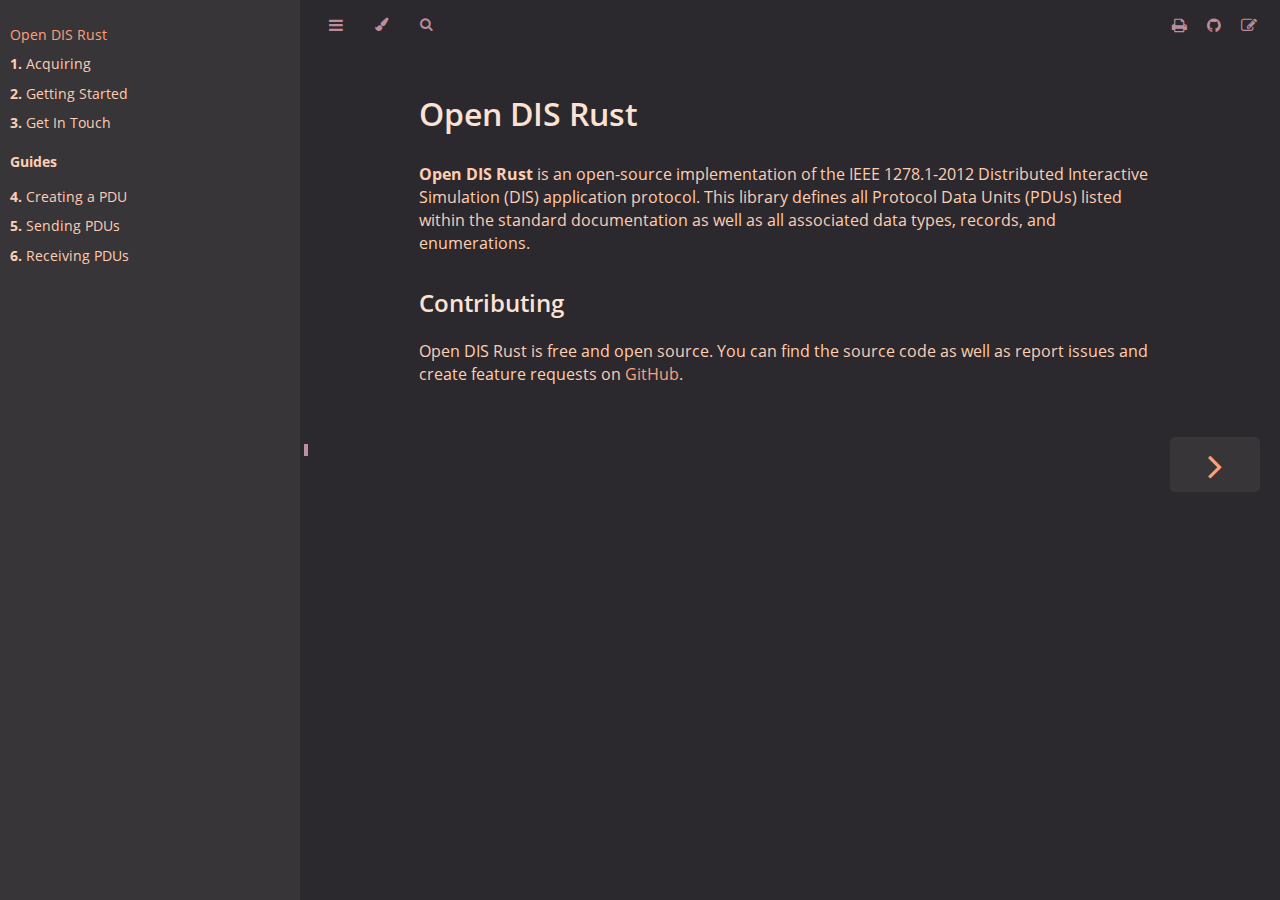
<file: index.html>
<!DOCTYPE HTML>
<html lang="en" class="ferra sidebar-visible" dir="ltr">
    <head>
        <!-- Book generated using mdBook -->
        <meta charset="UTF-8">
        <title>Open DIS Rust</title>


        <!-- Custom HTML head -->

        <meta name="description" content="">
        <meta name="viewport" content="width=device-width, initial-scale=1">
        <meta name="theme-color" content="#ffffff">

        <link rel="icon" href="favicon.svg">
        <link rel="shortcut icon" href="favicon.png">
        <link rel="stylesheet" href="css/variables.css">
        <link rel="stylesheet" href="css/general.css">
        <link rel="stylesheet" href="css/chrome.css">
        <link rel="stylesheet" href="css/print.css" media="print">

        <!-- Fonts -->
        <link rel="stylesheet" href="FontAwesome/css/font-awesome.css">
        <link rel="stylesheet" href="fonts/fonts.css">

        <!-- Highlight.js Stylesheets -->
        <link rel="stylesheet" href="highlight.css">
        <link rel="stylesheet" href="tomorrow-night.css">
        <link rel="stylesheet" href="ayu-highlight.css">

        <!-- Custom theme stylesheets -->
        <link rel="stylesheet" href="custom.css">


        <!-- Provide site root to javascript -->
        <script>
            var path_to_root = "";
            var default_theme = window.matchMedia("(prefers-color-scheme: dark)").matches ? "ferra" : "ferra";
        </script>
        <!-- Start loading toc.js asap -->
        <script src="toc.js"></script>
    </head>
    <body>
    <div id="body-container">
        <!-- Work around some values being stored in localStorage wrapped in quotes -->
        <script>
            try {
                var theme = localStorage.getItem('mdbook-theme');
                var sidebar = localStorage.getItem('mdbook-sidebar');

                if (theme.startsWith('"') && theme.endsWith('"')) {
                    localStorage.setItem('mdbook-theme', theme.slice(1, theme.length - 1));
                }

                if (sidebar.startsWith('"') && sidebar.endsWith('"')) {
                    localStorage.setItem('mdbook-sidebar', sidebar.slice(1, sidebar.length - 1));
                }
            } catch (e) { }
        </script>

        <!-- Set the theme before any content is loaded, prevents flash -->
        <script>
            var theme;
            try { theme = localStorage.getItem('mdbook-theme'); } catch(e) { }
            if (theme === null || theme === undefined) { theme = default_theme; }
            const html = document.documentElement;
            html.classList.remove('ferra')
            html.classList.add(theme);
            html.classList.add("js");
        </script>

        <input type="checkbox" id="sidebar-toggle-anchor" class="hidden">

        <!-- Hide / unhide sidebar before it is displayed -->
        <script>
            var sidebar = null;
            var sidebar_toggle = document.getElementById("sidebar-toggle-anchor");
            if (document.body.clientWidth >= 1080) {
                try { sidebar = localStorage.getItem('mdbook-sidebar'); } catch(e) { }
                sidebar = sidebar || 'visible';
            } else {
                sidebar = 'hidden';
            }
            sidebar_toggle.checked = sidebar === 'visible';
            html.classList.remove('sidebar-visible');
            html.classList.add("sidebar-" + sidebar);
        </script>

        <nav id="sidebar" class="sidebar" aria-label="Table of contents">
            <!-- populated by js -->
            <mdbook-sidebar-scrollbox class="sidebar-scrollbox"></mdbook-sidebar-scrollbox>
            <noscript>
                <iframe class="sidebar-iframe-outer" src="toc.html"></iframe>
            </noscript>
            <div id="sidebar-resize-handle" class="sidebar-resize-handle">
                <div class="sidebar-resize-indicator"></div>
            </div>
        </nav>

        <div id="page-wrapper" class="page-wrapper">

            <div class="page">
                <div id="menu-bar-hover-placeholder"></div>
                <div id="menu-bar" class="menu-bar sticky">
                    <div class="left-buttons">
                        <label id="sidebar-toggle" class="icon-button" for="sidebar-toggle-anchor" title="Toggle Table of Contents" aria-label="Toggle Table of Contents" aria-controls="sidebar">
                            <i class="fa fa-bars"></i>
                        </label>
                        <button id="theme-toggle" class="icon-button" type="button" title="Change theme" aria-label="Change theme" aria-haspopup="true" aria-expanded="false" aria-controls="theme-list">
                            <i class="fa fa-paint-brush"></i>
                        </button>
                        <ul id="theme-list" class="theme-popup" aria-label="Themes" role="menu">
                            <li role="none"><button role="menuitem" class="theme" id="light">Light</button></li>
                            <li role="none"><button role="menuitem" class="theme" id="rust">Rust</button></li>
                            <li role="none"><button role="menuitem" class="theme" id="coal">Coal</button></li>
                            <li role="none"><button role="menuitem" class="theme" id="navy">Navy</button></li>
                            <li role="none"><button role="menuitem" class="theme" id="ayu">Ayu</button></li>
                        </ul>
                        <button id="search-toggle" class="icon-button" type="button" title="Search. (Shortkey: s)" aria-label="Toggle Searchbar" aria-expanded="false" aria-keyshortcuts="S" aria-controls="searchbar">
                            <i class="fa fa-search"></i>
                        </button>
                    </div>

                    <h1 class="menu-title"></h1>

                    <div class="right-buttons">
                        <a href="print.html" title="Print this book" aria-label="Print this book">
                            <i id="print-button" class="fa fa-print"></i>
                        </a>
                        <a href="https://github.com/crhowell3/open-dis-rust" title="Git repository" aria-label="Git repository">
                            <i id="git-repository-button" class="fa fa-github"></i>
                        </a>
                        <a href="https://github.com/crhowell3/open-dis-rust/edit/main/book/src/README.md" title="Suggest an edit" aria-label="Suggest an edit">
                            <i id="git-edit-button" class="fa fa-edit"></i>
                        </a>

                    </div>
                </div>

                <div id="search-wrapper" class="hidden">
                    <form id="searchbar-outer" class="searchbar-outer">
                        <input type="search" id="searchbar" name="searchbar" placeholder="Search this book ..." aria-controls="searchresults-outer" aria-describedby="searchresults-header">
                    </form>
                    <div id="searchresults-outer" class="searchresults-outer hidden">
                        <div id="searchresults-header" class="searchresults-header"></div>
                        <ul id="searchresults">
                        </ul>
                    </div>
                </div>

                <!-- Apply ARIA attributes after the sidebar and the sidebar toggle button are added to the DOM -->
                <script>
                    document.getElementById('sidebar-toggle').setAttribute('aria-expanded', sidebar === 'visible');
                    document.getElementById('sidebar').setAttribute('aria-hidden', sidebar !== 'visible');
                    Array.from(document.querySelectorAll('#sidebar a')).forEach(function(link) {
                        link.setAttribute('tabIndex', sidebar === 'visible' ? 0 : -1);
                    });
                </script>

                <div id="content" class="content">
                    <main>
                        <h1 id="open-dis-rust"><a class="header" href="#open-dis-rust">Open DIS Rust</a></h1>
<p><strong>Open DIS Rust</strong> is an open-source implementation of the IEEE 1278.1-2012 Distributed
Interactive Simulation (DIS) application protocol. This library defines all Protocol
Data Units (PDUs) listed within the standard documentation as well as all associated
data types, records, and enumerations.</p>
<h2 id="contributing"><a class="header" href="#contributing">Contributing</a></h2>
<p>Open DIS Rust is free and open source. You can find the source code as well as
report issues and create feature requests on <a href="https://github.com/crhowell3/open-dis-rust">GitHub</a>.</p>

                    </main>

                    <nav class="nav-wrapper" aria-label="Page navigation">
                        <!-- Mobile navigation buttons -->

                            <a rel="next prefetch" href="acquiring.html" class="mobile-nav-chapters next" title="Next chapter" aria-label="Next chapter" aria-keyshortcuts="Right">
                                <i class="fa fa-angle-right"></i>
                            </a>

                        <div style="clear: both"></div>
                    </nav>
                </div>
            </div>

            <nav class="nav-wide-wrapper" aria-label="Page navigation">

                    <a rel="next prefetch" href="acquiring.html" class="nav-chapters next" title="Next chapter" aria-label="Next chapter" aria-keyshortcuts="Right">
                        <i class="fa fa-angle-right"></i>
                    </a>
            </nav>

        </div>




        <script>
            window.playground_copyable = true;
        </script>


        <script src="elasticlunr.min.js"></script>
        <script src="mark.min.js"></script>
        <script src="searcher.js"></script>

        <script src="clipboard.min.js"></script>
        <script src="highlight.js"></script>
        <script src="book.js"></script>

        <!-- Custom JS scripts -->


    </div>
    </body>
</html>
</file>
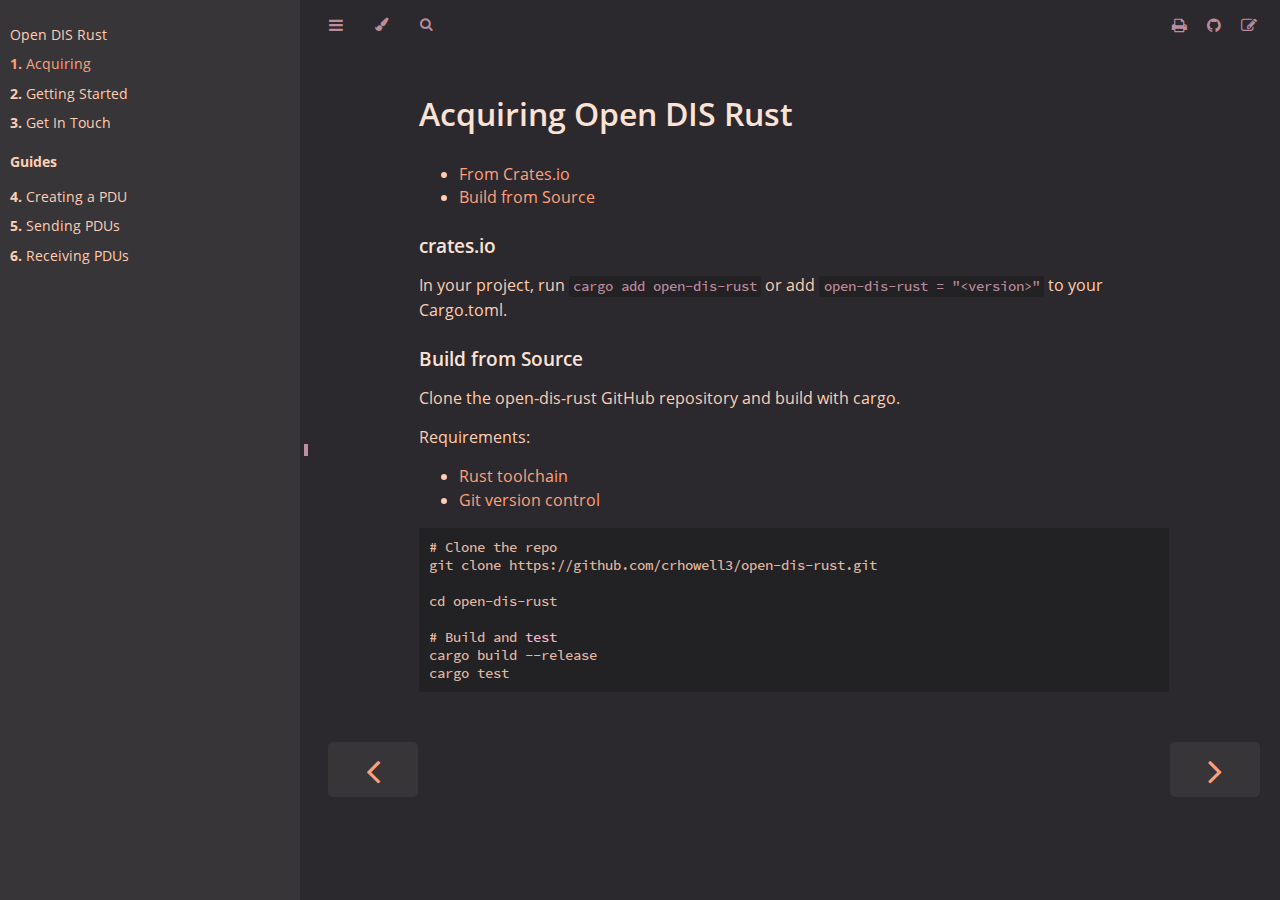
<file: acquiring.html>
<!DOCTYPE HTML>
<html lang="en" class="ferra sidebar-visible" dir="ltr">
    <head>
        <!-- Book generated using mdBook -->
        <meta charset="UTF-8">
        <title>Acquiring</title>


        <!-- Custom HTML head -->

        <meta name="description" content="">
        <meta name="viewport" content="width=device-width, initial-scale=1">
        <meta name="theme-color" content="#ffffff">

        <link rel="icon" href="favicon.svg">
        <link rel="shortcut icon" href="favicon.png">
        <link rel="stylesheet" href="css/variables.css">
        <link rel="stylesheet" href="css/general.css">
        <link rel="stylesheet" href="css/chrome.css">
        <link rel="stylesheet" href="css/print.css" media="print">

        <!-- Fonts -->
        <link rel="stylesheet" href="FontAwesome/css/font-awesome.css">
        <link rel="stylesheet" href="fonts/fonts.css">

        <!-- Highlight.js Stylesheets -->
        <link rel="stylesheet" href="highlight.css">
        <link rel="stylesheet" href="tomorrow-night.css">
        <link rel="stylesheet" href="ayu-highlight.css">

        <!-- Custom theme stylesheets -->
        <link rel="stylesheet" href="custom.css">


        <!-- Provide site root to javascript -->
        <script>
            var path_to_root = "";
            var default_theme = window.matchMedia("(prefers-color-scheme: dark)").matches ? "ferra" : "ferra";
        </script>
        <!-- Start loading toc.js asap -->
        <script src="toc.js"></script>
    </head>
    <body>
    <div id="body-container">
        <!-- Work around some values being stored in localStorage wrapped in quotes -->
        <script>
            try {
                var theme = localStorage.getItem('mdbook-theme');
                var sidebar = localStorage.getItem('mdbook-sidebar');

                if (theme.startsWith('"') && theme.endsWith('"')) {
                    localStorage.setItem('mdbook-theme', theme.slice(1, theme.length - 1));
                }

                if (sidebar.startsWith('"') && sidebar.endsWith('"')) {
                    localStorage.setItem('mdbook-sidebar', sidebar.slice(1, sidebar.length - 1));
                }
            } catch (e) { }
        </script>

        <!-- Set the theme before any content is loaded, prevents flash -->
        <script>
            var theme;
            try { theme = localStorage.getItem('mdbook-theme'); } catch(e) { }
            if (theme === null || theme === undefined) { theme = default_theme; }
            const html = document.documentElement;
            html.classList.remove('ferra')
            html.classList.add(theme);
            html.classList.add("js");
        </script>

        <input type="checkbox" id="sidebar-toggle-anchor" class="hidden">

        <!-- Hide / unhide sidebar before it is displayed -->
        <script>
            var sidebar = null;
            var sidebar_toggle = document.getElementById("sidebar-toggle-anchor");
            if (document.body.clientWidth >= 1080) {
                try { sidebar = localStorage.getItem('mdbook-sidebar'); } catch(e) { }
                sidebar = sidebar || 'visible';
            } else {
                sidebar = 'hidden';
            }
            sidebar_toggle.checked = sidebar === 'visible';
            html.classList.remove('sidebar-visible');
            html.classList.add("sidebar-" + sidebar);
        </script>

        <nav id="sidebar" class="sidebar" aria-label="Table of contents">
            <!-- populated by js -->
            <mdbook-sidebar-scrollbox class="sidebar-scrollbox"></mdbook-sidebar-scrollbox>
            <noscript>
                <iframe class="sidebar-iframe-outer" src="toc.html"></iframe>
            </noscript>
            <div id="sidebar-resize-handle" class="sidebar-resize-handle">
                <div class="sidebar-resize-indicator"></div>
            </div>
        </nav>

        <div id="page-wrapper" class="page-wrapper">

            <div class="page">
                <div id="menu-bar-hover-placeholder"></div>
                <div id="menu-bar" class="menu-bar sticky">
                    <div class="left-buttons">
                        <label id="sidebar-toggle" class="icon-button" for="sidebar-toggle-anchor" title="Toggle Table of Contents" aria-label="Toggle Table of Contents" aria-controls="sidebar">
                            <i class="fa fa-bars"></i>
                        </label>
                        <button id="theme-toggle" class="icon-button" type="button" title="Change theme" aria-label="Change theme" aria-haspopup="true" aria-expanded="false" aria-controls="theme-list">
                            <i class="fa fa-paint-brush"></i>
                        </button>
                        <ul id="theme-list" class="theme-popup" aria-label="Themes" role="menu">
                            <li role="none"><button role="menuitem" class="theme" id="light">Light</button></li>
                            <li role="none"><button role="menuitem" class="theme" id="rust">Rust</button></li>
                            <li role="none"><button role="menuitem" class="theme" id="coal">Coal</button></li>
                            <li role="none"><button role="menuitem" class="theme" id="navy">Navy</button></li>
                            <li role="none"><button role="menuitem" class="theme" id="ayu">Ayu</button></li>
                        </ul>
                        <button id="search-toggle" class="icon-button" type="button" title="Search. (Shortkey: s)" aria-label="Toggle Searchbar" aria-expanded="false" aria-keyshortcuts="S" aria-controls="searchbar">
                            <i class="fa fa-search"></i>
                        </button>
                    </div>

                    <h1 class="menu-title"></h1>

                    <div class="right-buttons">
                        <a href="print.html" title="Print this book" aria-label="Print this book">
                            <i id="print-button" class="fa fa-print"></i>
                        </a>
                        <a href="https://github.com/crhowell3/open-dis-rust" title="Git repository" aria-label="Git repository">
                            <i id="git-repository-button" class="fa fa-github"></i>
                        </a>
                        <a href="https://github.com/crhowell3/open-dis-rust/edit/main/book/src/acquiring.md" title="Suggest an edit" aria-label="Suggest an edit">
                            <i id="git-edit-button" class="fa fa-edit"></i>
                        </a>

                    </div>
                </div>

                <div id="search-wrapper" class="hidden">
                    <form id="searchbar-outer" class="searchbar-outer">
                        <input type="search" id="searchbar" name="searchbar" placeholder="Search this book ..." aria-controls="searchresults-outer" aria-describedby="searchresults-header">
                    </form>
                    <div id="searchresults-outer" class="searchresults-outer hidden">
                        <div id="searchresults-header" class="searchresults-header"></div>
                        <ul id="searchresults">
                        </ul>
                    </div>
                </div>

                <!-- Apply ARIA attributes after the sidebar and the sidebar toggle button are added to the DOM -->
                <script>
                    document.getElementById('sidebar-toggle').setAttribute('aria-expanded', sidebar === 'visible');
                    document.getElementById('sidebar').setAttribute('aria-hidden', sidebar !== 'visible');
                    Array.from(document.querySelectorAll('#sidebar a')).forEach(function(link) {
                        link.setAttribute('tabIndex', sidebar === 'visible' ? 0 : -1);
                    });
                </script>

                <div id="content" class="content">
                    <main>
                        <h1 id="acquiring-open-dis-rust"><a class="header" href="#acquiring-open-dis-rust">Acquiring Open DIS Rust</a></h1>
<ul>
<li><a href="#crates.io">From Crates.io</a></li>
<li><a href="#build-from-source">Build from Source</a></li>
</ul>
<h3 id="cratesio"><a class="header" href="#cratesio">crates.io</a></h3>
<p>In your project, run <code>cargo add open-dis-rust</code> or add <code>open-dis-rust = "&lt;version&gt;"</code> to your Cargo.toml.</p>
<h3 id="build-from-source"><a class="header" href="#build-from-source">Build from Source</a></h3>
<p>Clone the open-dis-rust GitHub repository and build with cargo.</p>
<p>Requirements:</p>
<ul>
<li><a href="https://www.rust-lang.org/tools/install">Rust toolchain</a></li>
<li><a href="https://git-scm.com/">Git version control</a></li>
</ul>
<pre><code class="language-shell"># Clone the repo
git clone https://github.com/crhowell3/open-dis-rust.git

cd open-dis-rust

# Build and test
cargo build --release
cargo test
</code></pre>

                    </main>

                    <nav class="nav-wrapper" aria-label="Page navigation">
                        <!-- Mobile navigation buttons -->
                            <a rel="prev" href="index.html" class="mobile-nav-chapters previous" title="Previous chapter" aria-label="Previous chapter" aria-keyshortcuts="Left">
                                <i class="fa fa-angle-left"></i>
                            </a>

                            <a rel="next prefetch" href="guides/getting-started.html" class="mobile-nav-chapters next" title="Next chapter" aria-label="Next chapter" aria-keyshortcuts="Right">
                                <i class="fa fa-angle-right"></i>
                            </a>

                        <div style="clear: both"></div>
                    </nav>
                </div>
            </div>

            <nav class="nav-wide-wrapper" aria-label="Page navigation">
                    <a rel="prev" href="index.html" class="nav-chapters previous" title="Previous chapter" aria-label="Previous chapter" aria-keyshortcuts="Left">
                        <i class="fa fa-angle-left"></i>
                    </a>

                    <a rel="next prefetch" href="guides/getting-started.html" class="nav-chapters next" title="Next chapter" aria-label="Next chapter" aria-keyshortcuts="Right">
                        <i class="fa fa-angle-right"></i>
                    </a>
            </nav>

        </div>




        <script>
            window.playground_copyable = true;
        </script>


        <script src="elasticlunr.min.js"></script>
        <script src="mark.min.js"></script>
        <script src="searcher.js"></script>

        <script src="clipboard.min.js"></script>
        <script src="highlight.js"></script>
        <script src="book.js"></script>

        <!-- Custom JS scripts -->


    </div>
    </body>
</html>
</file>
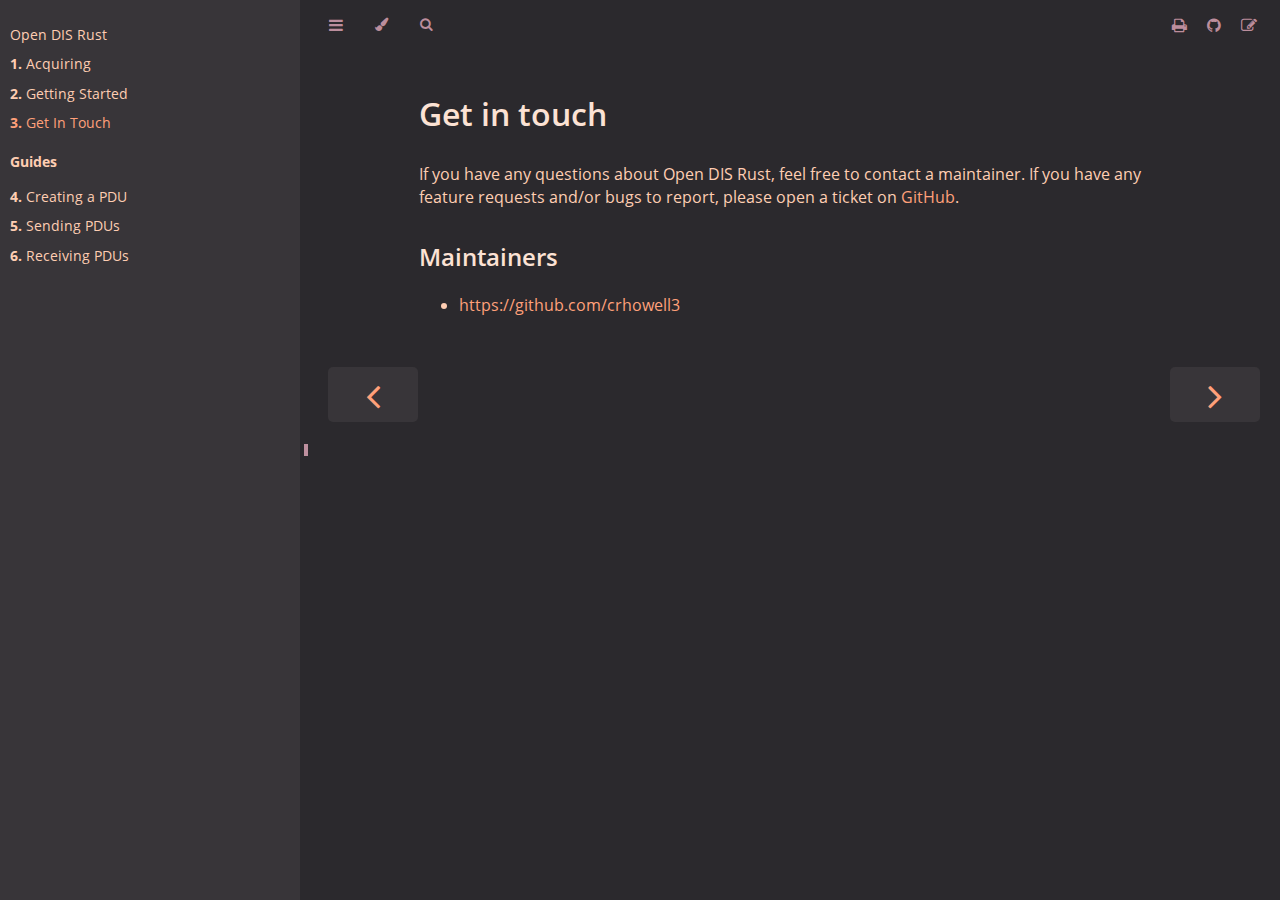
<file: get-in-touch.html>
<!DOCTYPE HTML>
<html lang="en" class="ferra sidebar-visible" dir="ltr">
    <head>
        <!-- Book generated using mdBook -->
        <meta charset="UTF-8">
        <title>Get In Touch</title>


        <!-- Custom HTML head -->

        <meta name="description" content="">
        <meta name="viewport" content="width=device-width, initial-scale=1">
        <meta name="theme-color" content="#ffffff">

        <link rel="icon" href="favicon.svg">
        <link rel="shortcut icon" href="favicon.png">
        <link rel="stylesheet" href="css/variables.css">
        <link rel="stylesheet" href="css/general.css">
        <link rel="stylesheet" href="css/chrome.css">
        <link rel="stylesheet" href="css/print.css" media="print">

        <!-- Fonts -->
        <link rel="stylesheet" href="FontAwesome/css/font-awesome.css">
        <link rel="stylesheet" href="fonts/fonts.css">

        <!-- Highlight.js Stylesheets -->
        <link rel="stylesheet" href="highlight.css">
        <link rel="stylesheet" href="tomorrow-night.css">
        <link rel="stylesheet" href="ayu-highlight.css">

        <!-- Custom theme stylesheets -->
        <link rel="stylesheet" href="custom.css">


        <!-- Provide site root to javascript -->
        <script>
            var path_to_root = "";
            var default_theme = window.matchMedia("(prefers-color-scheme: dark)").matches ? "ferra" : "ferra";
        </script>
        <!-- Start loading toc.js asap -->
        <script src="toc.js"></script>
    </head>
    <body>
    <div id="body-container">
        <!-- Work around some values being stored in localStorage wrapped in quotes -->
        <script>
            try {
                var theme = localStorage.getItem('mdbook-theme');
                var sidebar = localStorage.getItem('mdbook-sidebar');

                if (theme.startsWith('"') && theme.endsWith('"')) {
                    localStorage.setItem('mdbook-theme', theme.slice(1, theme.length - 1));
                }

                if (sidebar.startsWith('"') && sidebar.endsWith('"')) {
                    localStorage.setItem('mdbook-sidebar', sidebar.slice(1, sidebar.length - 1));
                }
            } catch (e) { }
        </script>

        <!-- Set the theme before any content is loaded, prevents flash -->
        <script>
            var theme;
            try { theme = localStorage.getItem('mdbook-theme'); } catch(e) { }
            if (theme === null || theme === undefined) { theme = default_theme; }
            const html = document.documentElement;
            html.classList.remove('ferra')
            html.classList.add(theme);
            html.classList.add("js");
        </script>

        <input type="checkbox" id="sidebar-toggle-anchor" class="hidden">

        <!-- Hide / unhide sidebar before it is displayed -->
        <script>
            var sidebar = null;
            var sidebar_toggle = document.getElementById("sidebar-toggle-anchor");
            if (document.body.clientWidth >= 1080) {
                try { sidebar = localStorage.getItem('mdbook-sidebar'); } catch(e) { }
                sidebar = sidebar || 'visible';
            } else {
                sidebar = 'hidden';
            }
            sidebar_toggle.checked = sidebar === 'visible';
            html.classList.remove('sidebar-visible');
            html.classList.add("sidebar-" + sidebar);
        </script>

        <nav id="sidebar" class="sidebar" aria-label="Table of contents">
            <!-- populated by js -->
            <mdbook-sidebar-scrollbox class="sidebar-scrollbox"></mdbook-sidebar-scrollbox>
            <noscript>
                <iframe class="sidebar-iframe-outer" src="toc.html"></iframe>
            </noscript>
            <div id="sidebar-resize-handle" class="sidebar-resize-handle">
                <div class="sidebar-resize-indicator"></div>
            </div>
        </nav>

        <div id="page-wrapper" class="page-wrapper">

            <div class="page">
                <div id="menu-bar-hover-placeholder"></div>
                <div id="menu-bar" class="menu-bar sticky">
                    <div class="left-buttons">
                        <label id="sidebar-toggle" class="icon-button" for="sidebar-toggle-anchor" title="Toggle Table of Contents" aria-label="Toggle Table of Contents" aria-controls="sidebar">
                            <i class="fa fa-bars"></i>
                        </label>
                        <button id="theme-toggle" class="icon-button" type="button" title="Change theme" aria-label="Change theme" aria-haspopup="true" aria-expanded="false" aria-controls="theme-list">
                            <i class="fa fa-paint-brush"></i>
                        </button>
                        <ul id="theme-list" class="theme-popup" aria-label="Themes" role="menu">
                            <li role="none"><button role="menuitem" class="theme" id="light">Light</button></li>
                            <li role="none"><button role="menuitem" class="theme" id="rust">Rust</button></li>
                            <li role="none"><button role="menuitem" class="theme" id="coal">Coal</button></li>
                            <li role="none"><button role="menuitem" class="theme" id="navy">Navy</button></li>
                            <li role="none"><button role="menuitem" class="theme" id="ayu">Ayu</button></li>
                        </ul>
                        <button id="search-toggle" class="icon-button" type="button" title="Search. (Shortkey: s)" aria-label="Toggle Searchbar" aria-expanded="false" aria-keyshortcuts="S" aria-controls="searchbar">
                            <i class="fa fa-search"></i>
                        </button>
                    </div>

                    <h1 class="menu-title"></h1>

                    <div class="right-buttons">
                        <a href="print.html" title="Print this book" aria-label="Print this book">
                            <i id="print-button" class="fa fa-print"></i>
                        </a>
                        <a href="https://github.com/crhowell3/open-dis-rust" title="Git repository" aria-label="Git repository">
                            <i id="git-repository-button" class="fa fa-github"></i>
                        </a>
                        <a href="https://github.com/crhowell3/open-dis-rust/edit/main/book/src/get-in-touch.md" title="Suggest an edit" aria-label="Suggest an edit">
                            <i id="git-edit-button" class="fa fa-edit"></i>
                        </a>

                    </div>
                </div>

                <div id="search-wrapper" class="hidden">
                    <form id="searchbar-outer" class="searchbar-outer">
                        <input type="search" id="searchbar" name="searchbar" placeholder="Search this book ..." aria-controls="searchresults-outer" aria-describedby="searchresults-header">
                    </form>
                    <div id="searchresults-outer" class="searchresults-outer hidden">
                        <div id="searchresults-header" class="searchresults-header"></div>
                        <ul id="searchresults">
                        </ul>
                    </div>
                </div>

                <!-- Apply ARIA attributes after the sidebar and the sidebar toggle button are added to the DOM -->
                <script>
                    document.getElementById('sidebar-toggle').setAttribute('aria-expanded', sidebar === 'visible');
                    document.getElementById('sidebar').setAttribute('aria-hidden', sidebar !== 'visible');
                    Array.from(document.querySelectorAll('#sidebar a')).forEach(function(link) {
                        link.setAttribute('tabIndex', sidebar === 'visible' ? 0 : -1);
                    });
                </script>

                <div id="content" class="content">
                    <main>
                        <h1 id="get-in-touch"><a class="header" href="#get-in-touch">Get in touch</a></h1>
<p>If you have any questions about Open DIS Rust, feel free to contact a maintainer. If you have
any feature requests and/or bugs to report, please open a ticket on <a href="https://github.com/crhowell3/open-dis-rust">GitHub</a>.</p>
<h2 id="maintainers"><a class="header" href="#maintainers">Maintainers</a></h2>
<ul>
<li><a href="https://github.com/crhowell3">https://github.com/crhowell3</a></li>
</ul>

                    </main>

                    <nav class="nav-wrapper" aria-label="Page navigation">
                        <!-- Mobile navigation buttons -->
                            <a rel="prev" href="guides/getting-started.html" class="mobile-nav-chapters previous" title="Previous chapter" aria-label="Previous chapter" aria-keyshortcuts="Left">
                                <i class="fa fa-angle-left"></i>
                            </a>

                            <a rel="next prefetch" href="guides/creating-a-pdu.html" class="mobile-nav-chapters next" title="Next chapter" aria-label="Next chapter" aria-keyshortcuts="Right">
                                <i class="fa fa-angle-right"></i>
                            </a>

                        <div style="clear: both"></div>
                    </nav>
                </div>
            </div>

            <nav class="nav-wide-wrapper" aria-label="Page navigation">
                    <a rel="prev" href="guides/getting-started.html" class="nav-chapters previous" title="Previous chapter" aria-label="Previous chapter" aria-keyshortcuts="Left">
                        <i class="fa fa-angle-left"></i>
                    </a>

                    <a rel="next prefetch" href="guides/creating-a-pdu.html" class="nav-chapters next" title="Next chapter" aria-label="Next chapter" aria-keyshortcuts="Right">
                        <i class="fa fa-angle-right"></i>
                    </a>
            </nav>

        </div>




        <script>
            window.playground_copyable = true;
        </script>


        <script src="elasticlunr.min.js"></script>
        <script src="mark.min.js"></script>
        <script src="searcher.js"></script>

        <script src="clipboard.min.js"></script>
        <script src="highlight.js"></script>
        <script src="book.js"></script>

        <!-- Custom JS scripts -->


    </div>
    </body>
</html>
</file>
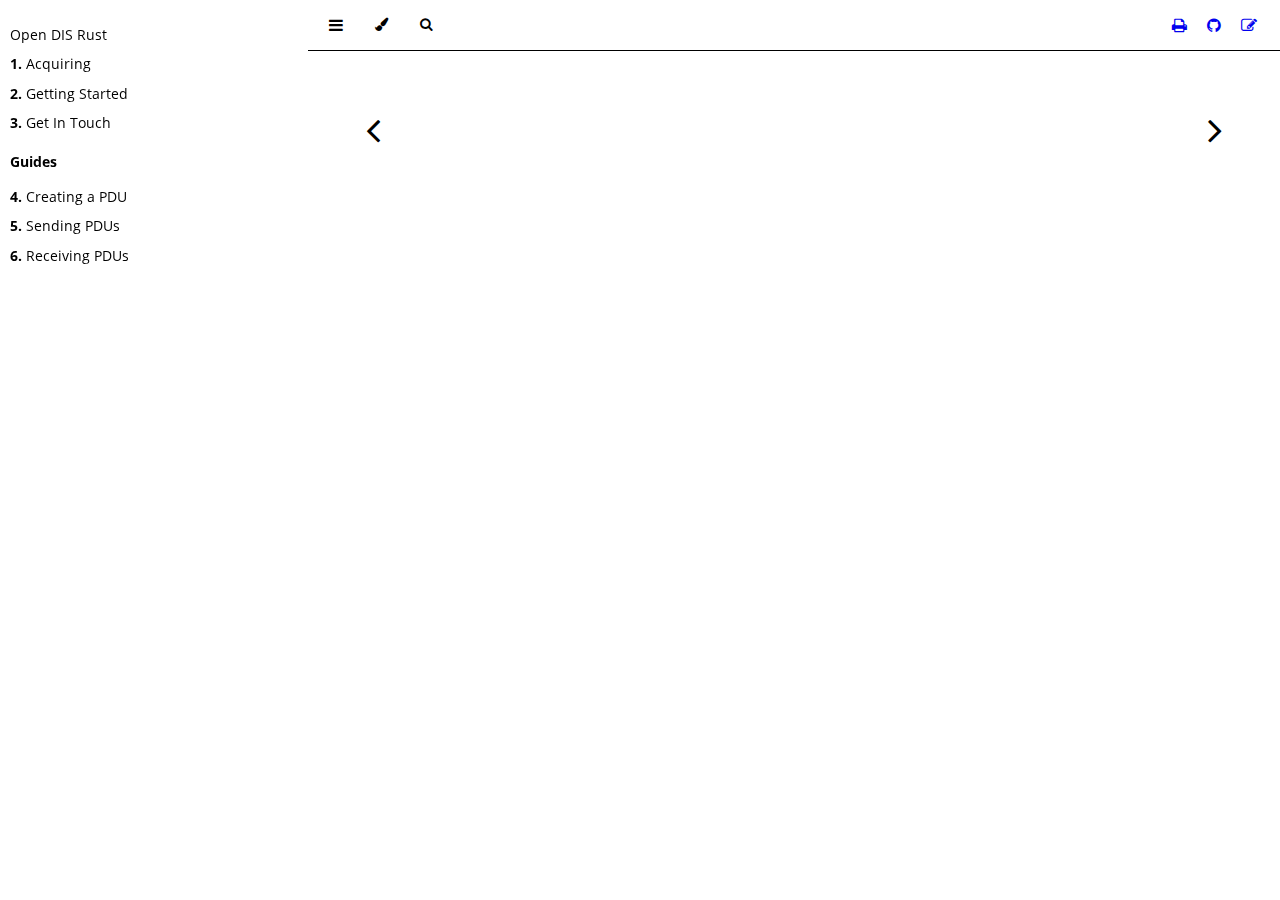
<file: installation.html>
<!DOCTYPE HTML>
<html lang="en" class="monokai sidebar-visible" dir="ltr">
    <head>
        <!-- Book generated using mdBook -->
        <meta charset="UTF-8">
        <title>Installation</title>


        <!-- Custom HTML head -->

        <meta name="description" content="">
        <meta name="viewport" content="width=device-width, initial-scale=1">
        <meta name="theme-color" content="#ffffff">

        <link rel="icon" href="favicon.svg">
        <link rel="shortcut icon" href="favicon.png">
        <link rel="stylesheet" href="css/variables.css">
        <link rel="stylesheet" href="css/general.css">
        <link rel="stylesheet" href="css/chrome.css">
        <link rel="stylesheet" href="css/print.css" media="print">

        <!-- Fonts -->
        <link rel="stylesheet" href="FontAwesome/css/font-awesome.css">
        <link rel="stylesheet" href="fonts/fonts.css">

        <!-- Highlight.js Stylesheets -->
        <link rel="stylesheet" href="highlight.css">
        <link rel="stylesheet" href="tomorrow-night.css">
        <link rel="stylesheet" href="ayu-highlight.css">

        <!-- Custom theme stylesheets -->


        <!-- Provide site root to javascript -->
        <script>
            var path_to_root = "";
            var default_theme = window.matchMedia("(prefers-color-scheme: dark)").matches ? "monokai" : "monokai";
        </script>
        <!-- Start loading toc.js asap -->
        <script src="toc.js"></script>
    </head>
    <body>
    <div id="body-container">
        <!-- Work around some values being stored in localStorage wrapped in quotes -->
        <script>
            try {
                var theme = localStorage.getItem('mdbook-theme');
                var sidebar = localStorage.getItem('mdbook-sidebar');

                if (theme.startsWith('"') && theme.endsWith('"')) {
                    localStorage.setItem('mdbook-theme', theme.slice(1, theme.length - 1));
                }

                if (sidebar.startsWith('"') && sidebar.endsWith('"')) {
                    localStorage.setItem('mdbook-sidebar', sidebar.slice(1, sidebar.length - 1));
                }
            } catch (e) { }
        </script>

        <!-- Set the theme before any content is loaded, prevents flash -->
        <script>
            var theme;
            try { theme = localStorage.getItem('mdbook-theme'); } catch(e) { }
            if (theme === null || theme === undefined) { theme = default_theme; }
            const html = document.documentElement;
            html.classList.remove('monokai')
            html.classList.add(theme);
            html.classList.add("js");
        </script>

        <input type="checkbox" id="sidebar-toggle-anchor" class="hidden">

        <!-- Hide / unhide sidebar before it is displayed -->
        <script>
            var sidebar = null;
            var sidebar_toggle = document.getElementById("sidebar-toggle-anchor");
            if (document.body.clientWidth >= 1080) {
                try { sidebar = localStorage.getItem('mdbook-sidebar'); } catch(e) { }
                sidebar = sidebar || 'visible';
            } else {
                sidebar = 'hidden';
            }
            sidebar_toggle.checked = sidebar === 'visible';
            html.classList.remove('sidebar-visible');
            html.classList.add("sidebar-" + sidebar);
        </script>

        <nav id="sidebar" class="sidebar" aria-label="Table of contents">
            <!-- populated by js -->
            <mdbook-sidebar-scrollbox class="sidebar-scrollbox"></mdbook-sidebar-scrollbox>
            <noscript>
                <iframe class="sidebar-iframe-outer" src="toc.html"></iframe>
            </noscript>
            <div id="sidebar-resize-handle" class="sidebar-resize-handle">
                <div class="sidebar-resize-indicator"></div>
            </div>
        </nav>

        <div id="page-wrapper" class="page-wrapper">

            <div class="page">
                <div id="menu-bar-hover-placeholder"></div>
                <div id="menu-bar" class="menu-bar sticky">
                    <div class="left-buttons">
                        <label id="sidebar-toggle" class="icon-button" for="sidebar-toggle-anchor" title="Toggle Table of Contents" aria-label="Toggle Table of Contents" aria-controls="sidebar">
                            <i class="fa fa-bars"></i>
                        </label>
                        <button id="theme-toggle" class="icon-button" type="button" title="Change theme" aria-label="Change theme" aria-haspopup="true" aria-expanded="false" aria-controls="theme-list">
                            <i class="fa fa-paint-brush"></i>
                        </button>
                        <ul id="theme-list" class="theme-popup" aria-label="Themes" role="menu">
                            <li role="none"><button role="menuitem" class="theme" id="light">Light</button></li>
                            <li role="none"><button role="menuitem" class="theme" id="rust">Rust</button></li>
                            <li role="none"><button role="menuitem" class="theme" id="coal">Coal</button></li>
                            <li role="none"><button role="menuitem" class="theme" id="navy">Navy</button></li>
                            <li role="none"><button role="menuitem" class="theme" id="ayu">Ayu</button></li>
                        </ul>
                        <button id="search-toggle" class="icon-button" type="button" title="Search. (Shortkey: s)" aria-label="Toggle Searchbar" aria-expanded="false" aria-keyshortcuts="S" aria-controls="searchbar">
                            <i class="fa fa-search"></i>
                        </button>
                    </div>

                    <h1 class="menu-title"></h1>

                    <div class="right-buttons">
                        <a href="print.html" title="Print this book" aria-label="Print this book">
                            <i id="print-button" class="fa fa-print"></i>
                        </a>
                        <a href="https://github.com/crhowell3/open-dis-rust" title="Git repository" aria-label="Git repository">
                            <i id="git-repository-button" class="fa fa-github"></i>
                        </a>
                        <a href="https://github.com/crhowell3/open-dis-rust/edit/main/book/src/installation.md" title="Suggest an edit" aria-label="Suggest an edit">
                            <i id="git-edit-button" class="fa fa-edit"></i>
                        </a>

                    </div>
                </div>

                <div id="search-wrapper" class="hidden">
                    <form id="searchbar-outer" class="searchbar-outer">
                        <input type="search" id="searchbar" name="searchbar" placeholder="Search this book ..." aria-controls="searchresults-outer" aria-describedby="searchresults-header">
                    </form>
                    <div id="searchresults-outer" class="searchresults-outer hidden">
                        <div id="searchresults-header" class="searchresults-header"></div>
                        <ul id="searchresults">
                        </ul>
                    </div>
                </div>

                <!-- Apply ARIA attributes after the sidebar and the sidebar toggle button are added to the DOM -->
                <script>
                    document.getElementById('sidebar-toggle').setAttribute('aria-expanded', sidebar === 'visible');
                    document.getElementById('sidebar').setAttribute('aria-hidden', sidebar !== 'visible');
                    Array.from(document.querySelectorAll('#sidebar a')).forEach(function(link) {
                        link.setAttribute('tabIndex', sidebar === 'visible' ? 0 : -1);
                    });
                </script>

                <div id="content" class="content">
                    <main>
                        
                    </main>

                    <nav class="nav-wrapper" aria-label="Page navigation">
                        <!-- Mobile navigation buttons -->
                            <a rel="prev" href="index.html" class="mobile-nav-chapters previous" title="Previous chapter" aria-label="Previous chapter" aria-keyshortcuts="Left">
                                <i class="fa fa-angle-left"></i>
                            </a>

                            <a rel="next prefetch" href="guides/getting-started.html" class="mobile-nav-chapters next" title="Next chapter" aria-label="Next chapter" aria-keyshortcuts="Right">
                                <i class="fa fa-angle-right"></i>
                            </a>

                        <div style="clear: both"></div>
                    </nav>
                </div>
            </div>

            <nav class="nav-wide-wrapper" aria-label="Page navigation">
                    <a rel="prev" href="index.html" class="nav-chapters previous" title="Previous chapter" aria-label="Previous chapter" aria-keyshortcuts="Left">
                        <i class="fa fa-angle-left"></i>
                    </a>

                    <a rel="next prefetch" href="guides/getting-started.html" class="nav-chapters next" title="Next chapter" aria-label="Next chapter" aria-keyshortcuts="Right">
                        <i class="fa fa-angle-right"></i>
                    </a>
            </nav>

        </div>




        <script>
            window.playground_copyable = true;
        </script>


        <script src="elasticlunr.min.js"></script>
        <script src="mark.min.js"></script>
        <script src="searcher.js"></script>

        <script src="clipboard.min.js"></script>
        <script src="highlight.js"></script>
        <script src="book.js"></script>

        <!-- Custom JS scripts -->


    </div>
    </body>
</html>
</file>
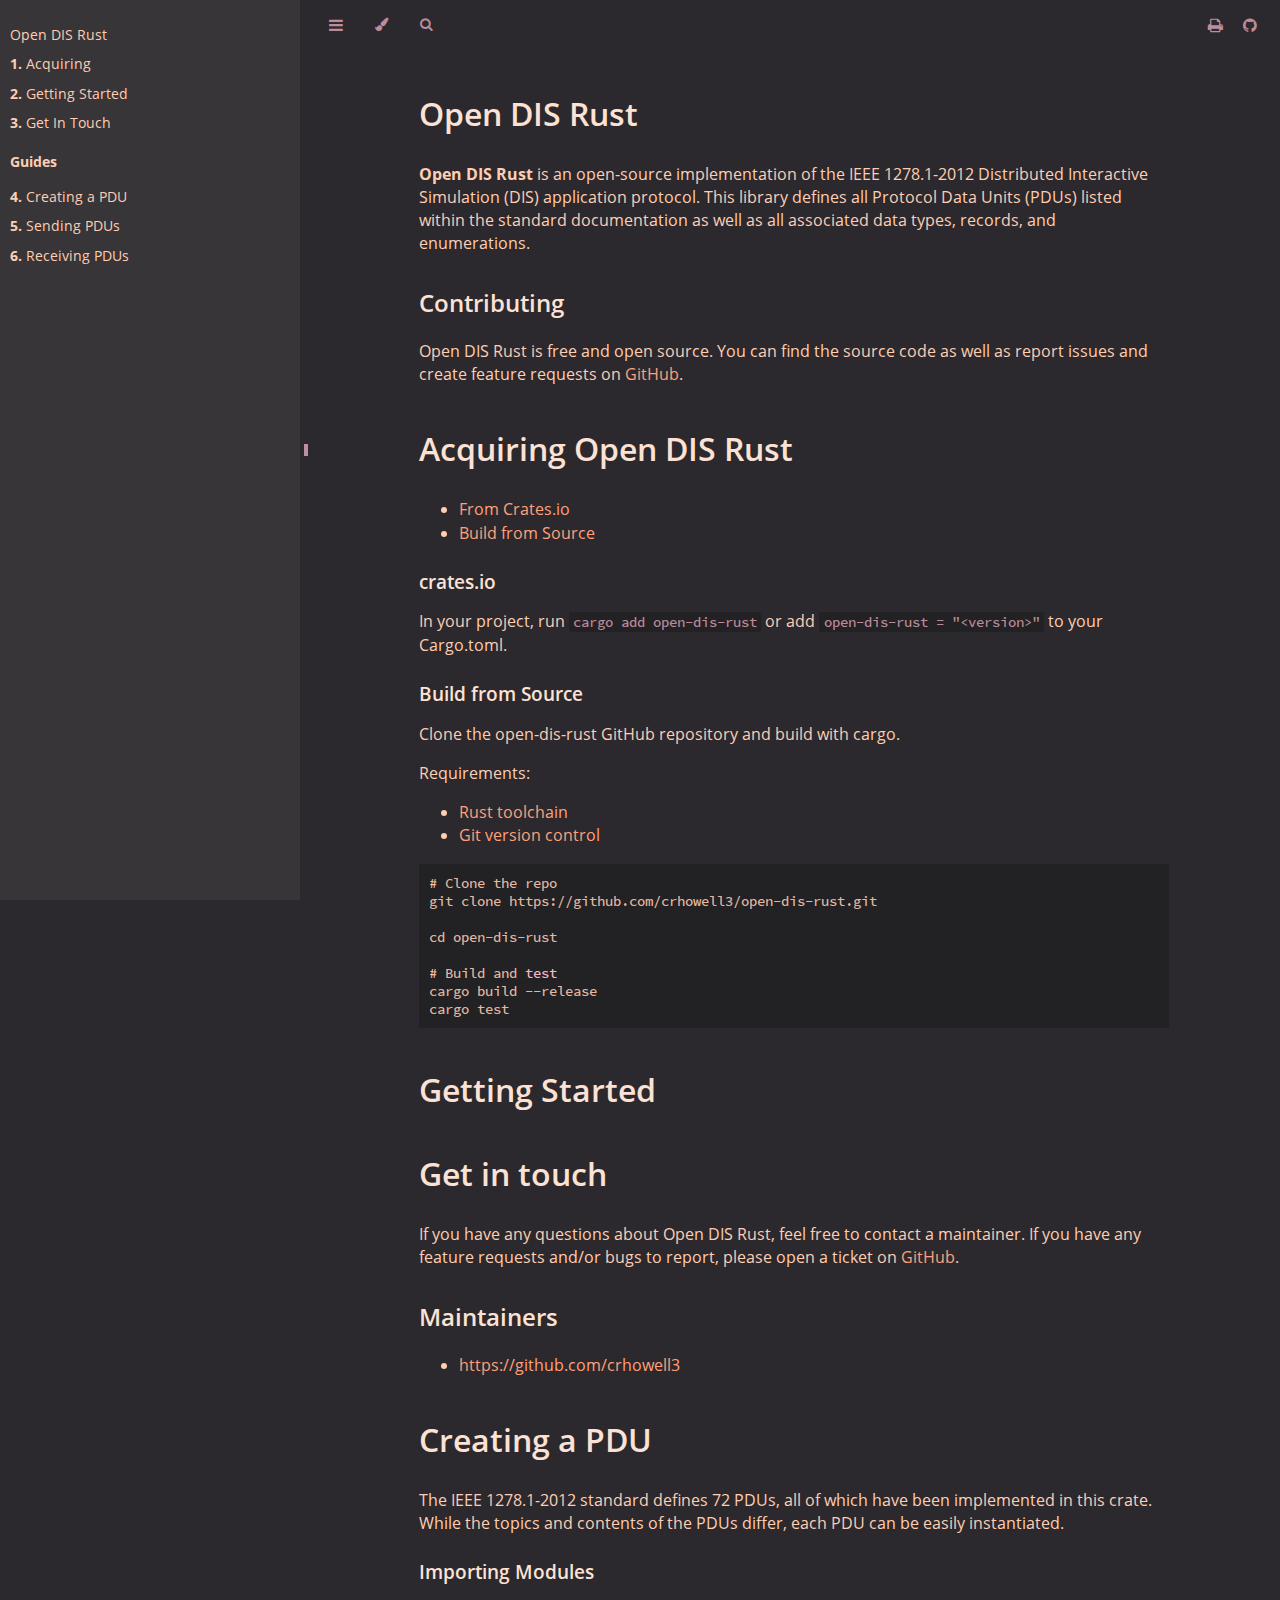
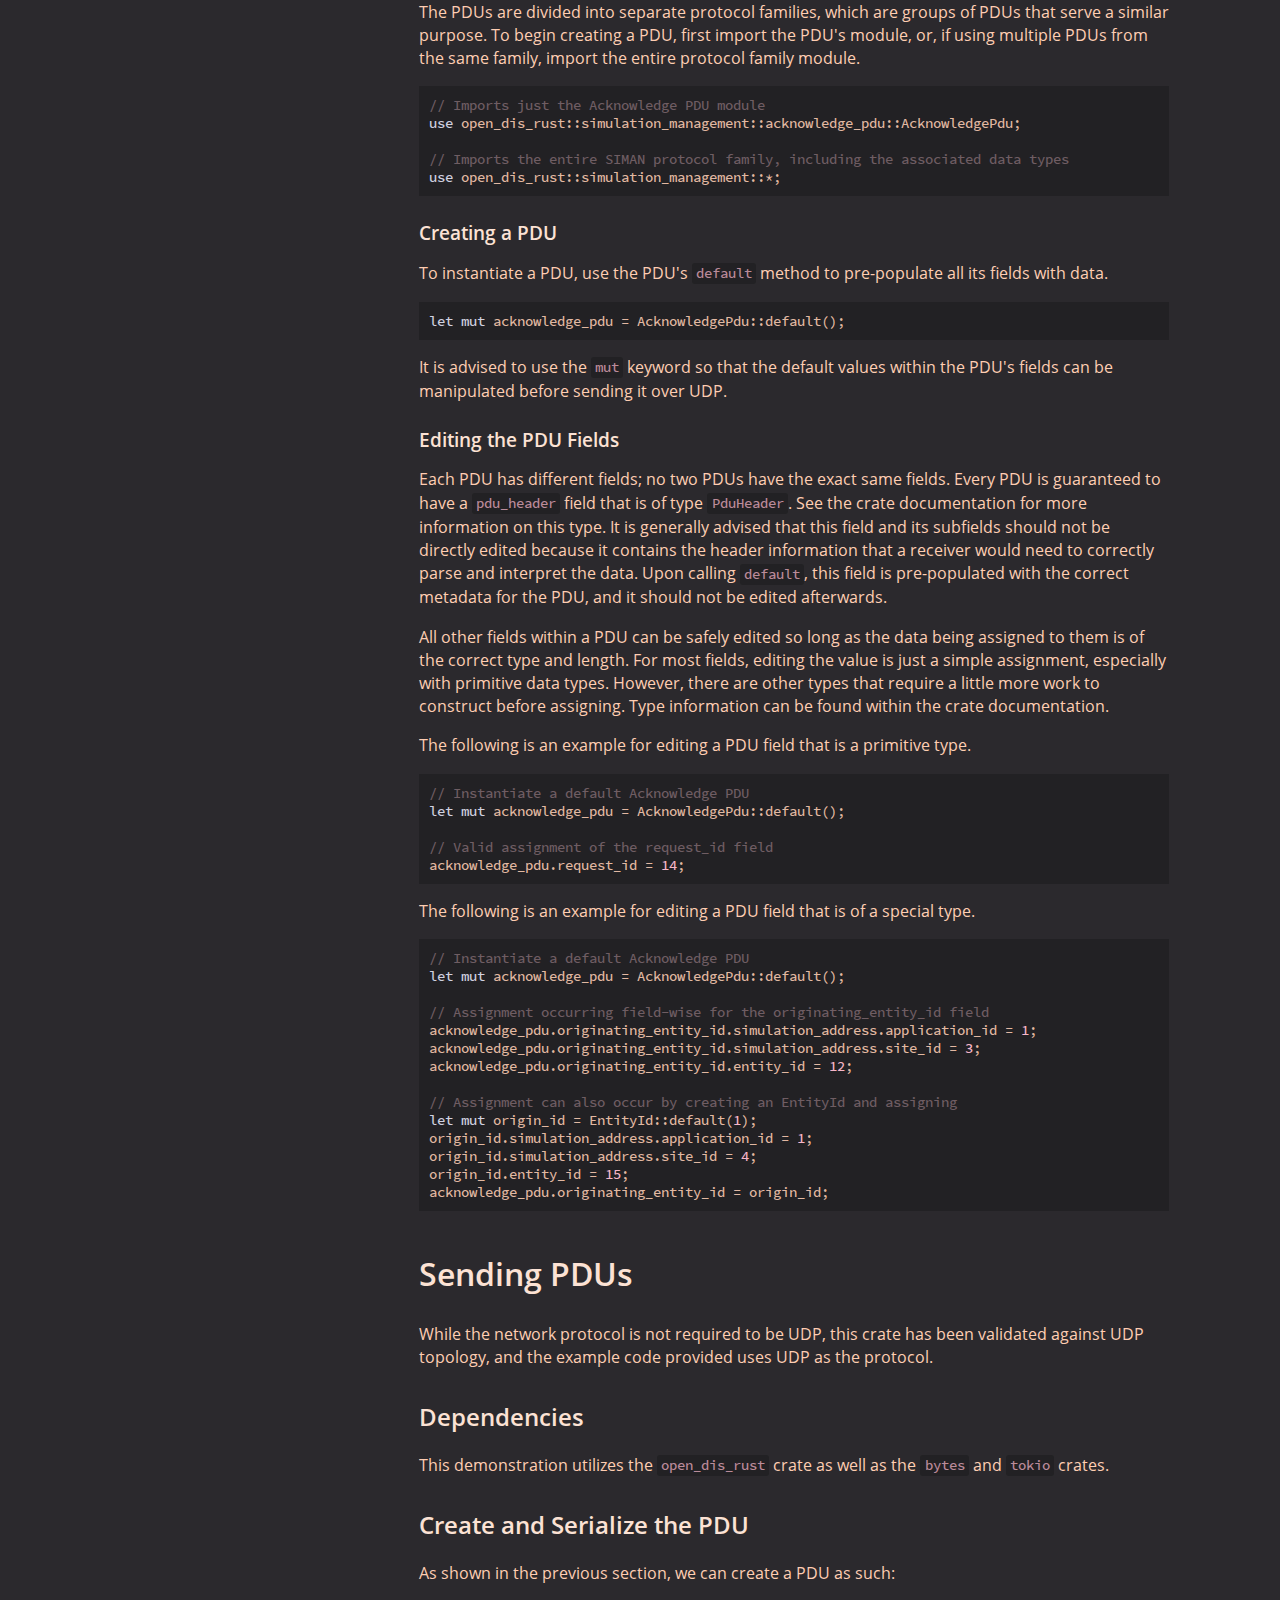
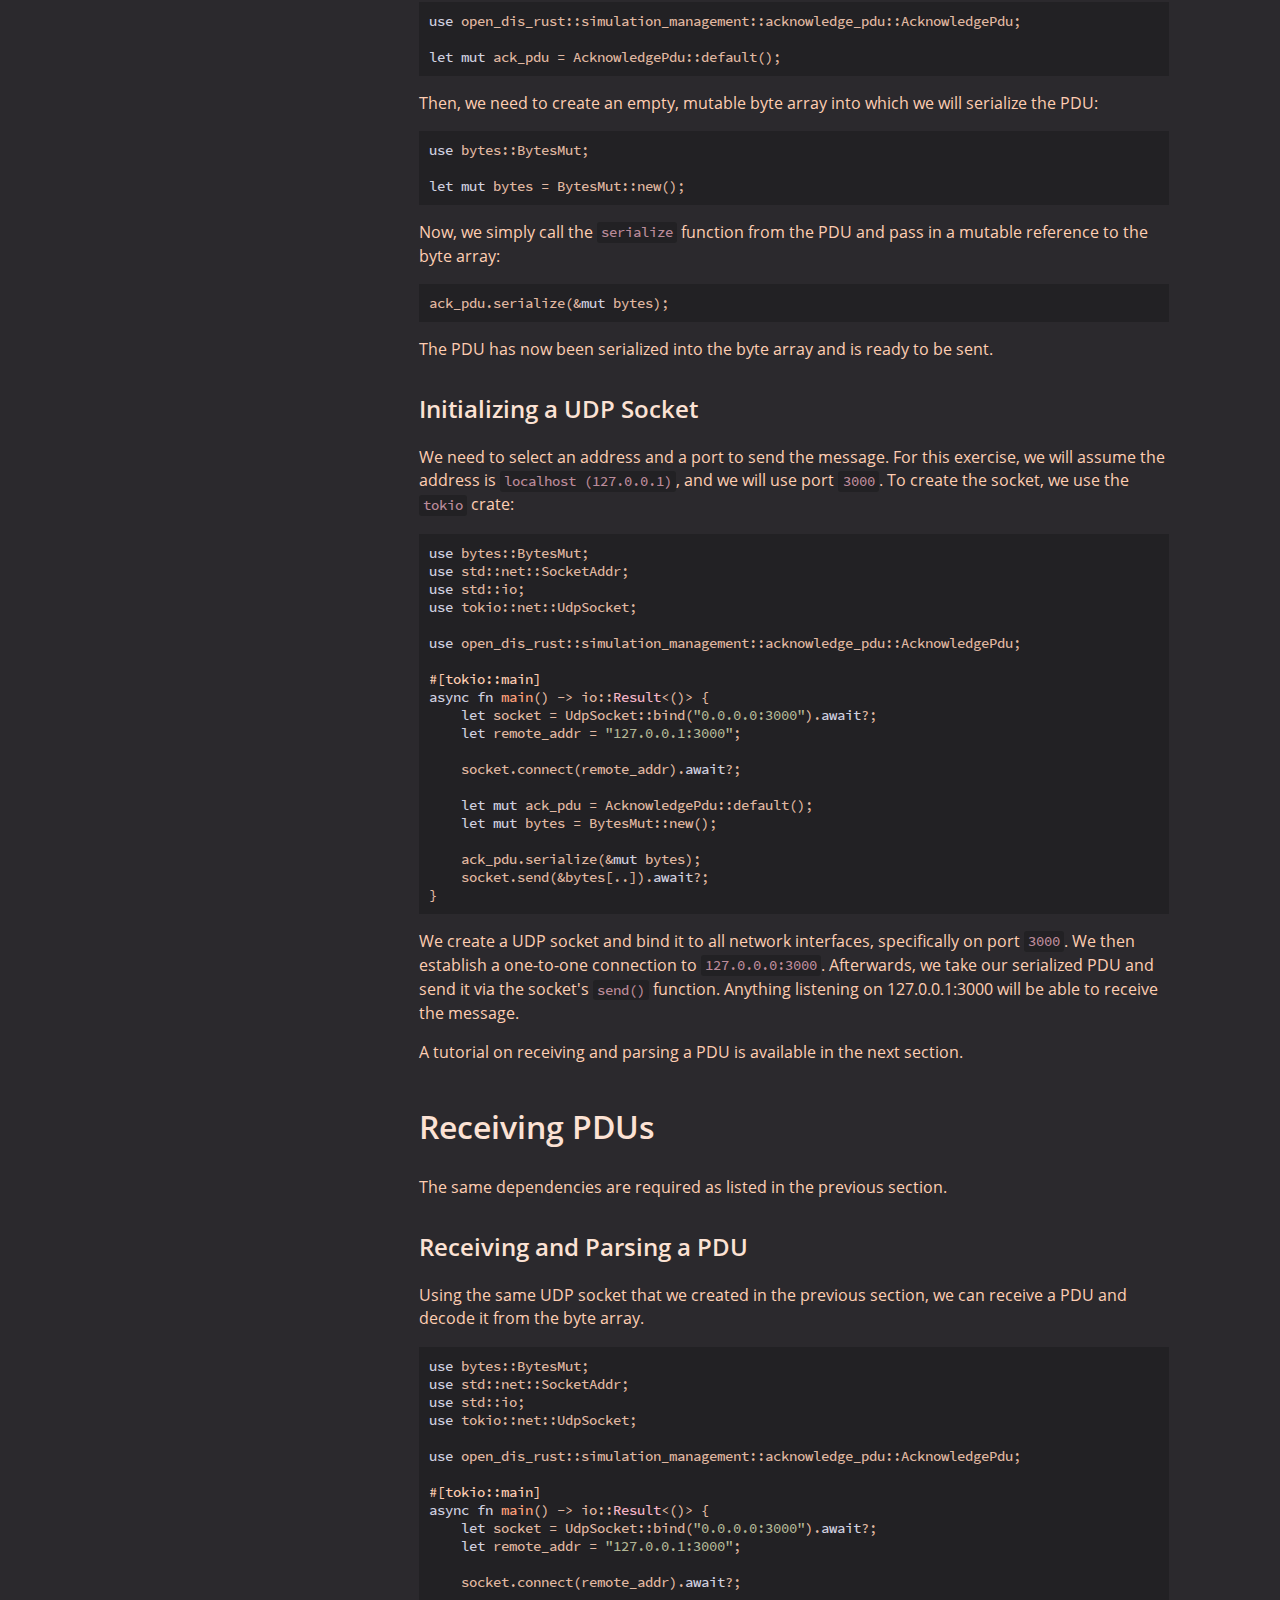
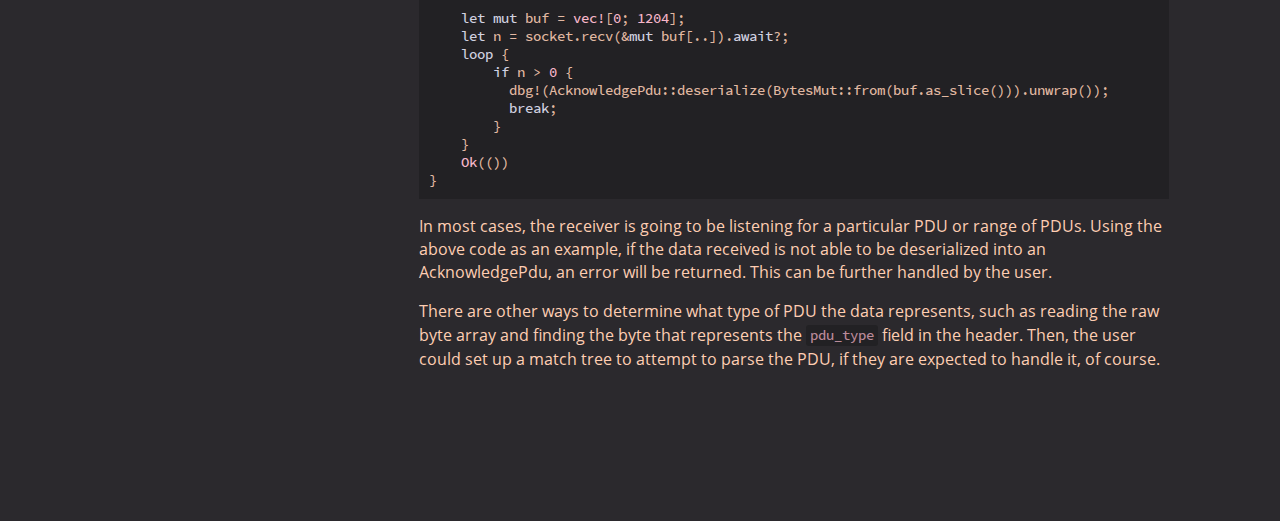
<file: print.html>
<!DOCTYPE HTML>
<html lang="en" class="ferra sidebar-visible" dir="ltr">
    <head>
        <!-- Book generated using mdBook -->
        <meta charset="UTF-8">
        <title></title>
        <meta name="robots" content="noindex">


        <!-- Custom HTML head -->

        <meta name="description" content="">
        <meta name="viewport" content="width=device-width, initial-scale=1">
        <meta name="theme-color" content="#ffffff">

        <link rel="icon" href="favicon.svg">
        <link rel="shortcut icon" href="favicon.png">
        <link rel="stylesheet" href="css/variables.css">
        <link rel="stylesheet" href="css/general.css">
        <link rel="stylesheet" href="css/chrome.css">
        <link rel="stylesheet" href="css/print.css" media="print">

        <!-- Fonts -->
        <link rel="stylesheet" href="FontAwesome/css/font-awesome.css">
        <link rel="stylesheet" href="fonts/fonts.css">

        <!-- Highlight.js Stylesheets -->
        <link rel="stylesheet" href="highlight.css">
        <link rel="stylesheet" href="tomorrow-night.css">
        <link rel="stylesheet" href="ayu-highlight.css">

        <!-- Custom theme stylesheets -->
        <link rel="stylesheet" href="custom.css">


        <!-- Provide site root to javascript -->
        <script>
            var path_to_root = "";
            var default_theme = window.matchMedia("(prefers-color-scheme: dark)").matches ? "ferra" : "ferra";
        </script>
        <!-- Start loading toc.js asap -->
        <script src="toc.js"></script>
    </head>
    <body>
    <div id="body-container">
        <!-- Work around some values being stored in localStorage wrapped in quotes -->
        <script>
            try {
                var theme = localStorage.getItem('mdbook-theme');
                var sidebar = localStorage.getItem('mdbook-sidebar');

                if (theme.startsWith('"') && theme.endsWith('"')) {
                    localStorage.setItem('mdbook-theme', theme.slice(1, theme.length - 1));
                }

                if (sidebar.startsWith('"') && sidebar.endsWith('"')) {
                    localStorage.setItem('mdbook-sidebar', sidebar.slice(1, sidebar.length - 1));
                }
            } catch (e) { }
        </script>

        <!-- Set the theme before any content is loaded, prevents flash -->
        <script>
            var theme;
            try { theme = localStorage.getItem('mdbook-theme'); } catch(e) { }
            if (theme === null || theme === undefined) { theme = default_theme; }
            const html = document.documentElement;
            html.classList.remove('ferra')
            html.classList.add(theme);
            html.classList.add("js");
        </script>

        <input type="checkbox" id="sidebar-toggle-anchor" class="hidden">

        <!-- Hide / unhide sidebar before it is displayed -->
        <script>
            var sidebar = null;
            var sidebar_toggle = document.getElementById("sidebar-toggle-anchor");
            if (document.body.clientWidth >= 1080) {
                try { sidebar = localStorage.getItem('mdbook-sidebar'); } catch(e) { }
                sidebar = sidebar || 'visible';
            } else {
                sidebar = 'hidden';
            }
            sidebar_toggle.checked = sidebar === 'visible';
            html.classList.remove('sidebar-visible');
            html.classList.add("sidebar-" + sidebar);
        </script>

        <nav id="sidebar" class="sidebar" aria-label="Table of contents">
            <!-- populated by js -->
            <mdbook-sidebar-scrollbox class="sidebar-scrollbox"></mdbook-sidebar-scrollbox>
            <noscript>
                <iframe class="sidebar-iframe-outer" src="toc.html"></iframe>
            </noscript>
            <div id="sidebar-resize-handle" class="sidebar-resize-handle">
                <div class="sidebar-resize-indicator"></div>
            </div>
        </nav>

        <div id="page-wrapper" class="page-wrapper">

            <div class="page">
                <div id="menu-bar-hover-placeholder"></div>
                <div id="menu-bar" class="menu-bar sticky">
                    <div class="left-buttons">
                        <label id="sidebar-toggle" class="icon-button" for="sidebar-toggle-anchor" title="Toggle Table of Contents" aria-label="Toggle Table of Contents" aria-controls="sidebar">
                            <i class="fa fa-bars"></i>
                        </label>
                        <button id="theme-toggle" class="icon-button" type="button" title="Change theme" aria-label="Change theme" aria-haspopup="true" aria-expanded="false" aria-controls="theme-list">
                            <i class="fa fa-paint-brush"></i>
                        </button>
                        <ul id="theme-list" class="theme-popup" aria-label="Themes" role="menu">
                            <li role="none"><button role="menuitem" class="theme" id="light">Light</button></li>
                            <li role="none"><button role="menuitem" class="theme" id="rust">Rust</button></li>
                            <li role="none"><button role="menuitem" class="theme" id="coal">Coal</button></li>
                            <li role="none"><button role="menuitem" class="theme" id="navy">Navy</button></li>
                            <li role="none"><button role="menuitem" class="theme" id="ayu">Ayu</button></li>
                        </ul>
                        <button id="search-toggle" class="icon-button" type="button" title="Search. (Shortkey: s)" aria-label="Toggle Searchbar" aria-expanded="false" aria-keyshortcuts="S" aria-controls="searchbar">
                            <i class="fa fa-search"></i>
                        </button>
                    </div>

                    <h1 class="menu-title"></h1>

                    <div class="right-buttons">
                        <a href="print.html" title="Print this book" aria-label="Print this book">
                            <i id="print-button" class="fa fa-print"></i>
                        </a>
                        <a href="https://github.com/crhowell3/open-dis-rust" title="Git repository" aria-label="Git repository">
                            <i id="git-repository-button" class="fa fa-github"></i>
                        </a>

                    </div>
                </div>

                <div id="search-wrapper" class="hidden">
                    <form id="searchbar-outer" class="searchbar-outer">
                        <input type="search" id="searchbar" name="searchbar" placeholder="Search this book ..." aria-controls="searchresults-outer" aria-describedby="searchresults-header">
                    </form>
                    <div id="searchresults-outer" class="searchresults-outer hidden">
                        <div id="searchresults-header" class="searchresults-header"></div>
                        <ul id="searchresults">
                        </ul>
                    </div>
                </div>

                <!-- Apply ARIA attributes after the sidebar and the sidebar toggle button are added to the DOM -->
                <script>
                    document.getElementById('sidebar-toggle').setAttribute('aria-expanded', sidebar === 'visible');
                    document.getElementById('sidebar').setAttribute('aria-hidden', sidebar !== 'visible');
                    Array.from(document.querySelectorAll('#sidebar a')).forEach(function(link) {
                        link.setAttribute('tabIndex', sidebar === 'visible' ? 0 : -1);
                    });
                </script>

                <div id="content" class="content">
                    <main>
                        <h1 id="open-dis-rust"><a class="header" href="#open-dis-rust">Open DIS Rust</a></h1>
<p><strong>Open DIS Rust</strong> is an open-source implementation of the IEEE 1278.1-2012 Distributed
Interactive Simulation (DIS) application protocol. This library defines all Protocol
Data Units (PDUs) listed within the standard documentation as well as all associated
data types, records, and enumerations.</p>
<h2 id="contributing"><a class="header" href="#contributing">Contributing</a></h2>
<p>Open DIS Rust is free and open source. You can find the source code as well as
report issues and create feature requests on <a href="https://github.com/crhowell3/open-dis-rust">GitHub</a>.</p>
<div style="break-before: page; page-break-before: always;"></div><h1 id="acquiring-open-dis-rust"><a class="header" href="#acquiring-open-dis-rust">Acquiring Open DIS Rust</a></h1>
<ul>
<li><a href="acquiring.html#crates.io">From Crates.io</a></li>
<li><a href="acquiring.html#build-from-source">Build from Source</a></li>
</ul>
<h3 id="cratesio"><a class="header" href="#cratesio">crates.io</a></h3>
<p>In your project, run <code>cargo add open-dis-rust</code> or add <code>open-dis-rust = "&lt;version&gt;"</code> to your Cargo.toml.</p>
<h3 id="build-from-source"><a class="header" href="#build-from-source">Build from Source</a></h3>
<p>Clone the open-dis-rust GitHub repository and build with cargo.</p>
<p>Requirements:</p>
<ul>
<li><a href="https://www.rust-lang.org/tools/install">Rust toolchain</a></li>
<li><a href="https://git-scm.com/">Git version control</a></li>
</ul>
<pre><code class="language-shell"># Clone the repo
git clone https://github.com/crhowell3/open-dis-rust.git

cd open-dis-rust

# Build and test
cargo build --release
cargo test
</code></pre>
<div style="break-before: page; page-break-before: always;"></div><h1 id="getting-started"><a class="header" href="#getting-started">Getting Started</a></h1>
<div style="break-before: page; page-break-before: always;"></div><h1 id="get-in-touch"><a class="header" href="#get-in-touch">Get in touch</a></h1>
<p>If you have any questions about Open DIS Rust, feel free to contact a maintainer. If you have
any feature requests and/or bugs to report, please open a ticket on <a href="https://github.com/crhowell3/open-dis-rust">GitHub</a>.</p>
<h2 id="maintainers"><a class="header" href="#maintainers">Maintainers</a></h2>
<ul>
<li><a href="https://github.com/crhowell3">https://github.com/crhowell3</a></li>
</ul>
<div style="break-before: page; page-break-before: always;"></div><h1 id="creating-a-pdu"><a class="header" href="#creating-a-pdu">Creating a PDU</a></h1>
<p>The IEEE 1278.1-2012 standard defines 72 PDUs, all of which have been
implemented in this crate. While the topics and contents of the PDUs
differ, each PDU can be easily instantiated.</p>
<h3 id="importing-modules"><a class="header" href="#importing-modules">Importing Modules</a></h3>
<p>The PDUs are divided into separate protocol families, which are groups
of PDUs that serve a similar purpose. To begin creating a PDU, first
import the PDU's module, or, if using multiple PDUs from the same family,
import the entire protocol family module.</p>
<pre><pre class="playground"><code class="language-rust"><span class="boring">#![allow(unused)]
</span><span class="boring">fn main() {
</span>// Imports just the Acknowledge PDU module
use open_dis_rust::simulation_management::acknowledge_pdu::AcknowledgePdu;

// Imports the entire SIMAN protocol family, including the associated data types
use open_dis_rust::simulation_management::*;
<span class="boring">}</span></code></pre></pre>
<h3 id="creating-a-pdu-1"><a class="header" href="#creating-a-pdu-1">Creating a PDU</a></h3>
<p>To instantiate a PDU, use the PDU's <code>default</code> method to pre-populate all its
fields with data.</p>
<pre><pre class="playground"><code class="language-rust"><span class="boring">#![allow(unused)]
</span><span class="boring">fn main() {
</span>let mut acknowledge_pdu = AcknowledgePdu::default();
<span class="boring">}</span></code></pre></pre>
<p>It is advised to use the <code>mut</code> keyword so that the default values within the
PDU's fields can be manipulated before sending it over UDP.</p>
<h3 id="editing-the-pdu-fields"><a class="header" href="#editing-the-pdu-fields">Editing the PDU Fields</a></h3>
<p>Each PDU has different fields; no two PDUs have the exact same fields. Every
PDU is guaranteed to have a <code>pdu_header</code> field that is of type <code>PduHeader</code>.
See the crate documentation for more information on this type. It is generally
advised that this field and its subfields should not be directly edited because
it contains the header information that a receiver would need to correctly
parse and interpret the data. Upon calling <code>default</code>, this field is pre-populated
with the correct metadata for the PDU, and it should not be edited afterwards.</p>
<p>All other fields within a PDU can be safely edited so long as the data being
assigned to them is of the correct type and length. For most fields, editing
the value is just a simple assignment, especially with primitive data types.
However, there are other types that require a little more work to construct
before assigning. Type information can be found within the crate documentation.</p>
<p>The following is an example for editing a PDU field that is a primitive type.</p>
<pre><pre class="playground"><code class="language-rust"><span class="boring">#![allow(unused)]
</span><span class="boring">fn main() {
</span>// Instantiate a default Acknowledge PDU
let mut acknowledge_pdu = AcknowledgePdu::default();

// Valid assignment of the request_id field
acknowledge_pdu.request_id = 14;
<span class="boring">}</span></code></pre></pre>
<p>The following is an example for editing a PDU field that is of a special type.</p>
<pre><pre class="playground"><code class="language-rust"><span class="boring">#![allow(unused)]
</span><span class="boring">fn main() {
</span>// Instantiate a default Acknowledge PDU
let mut acknowledge_pdu = AcknowledgePdu::default();

// Assignment occurring field-wise for the originating_entity_id field
acknowledge_pdu.originating_entity_id.simulation_address.application_id = 1;
acknowledge_pdu.originating_entity_id.simulation_address.site_id = 3;
acknowledge_pdu.originating_entity_id.entity_id = 12;

// Assignment can also occur by creating an EntityId and assigning
let mut origin_id = EntityId::default(1);
origin_id.simulation_address.application_id = 1;
origin_id.simulation_address.site_id = 4;
origin_id.entity_id = 15;
acknowledge_pdu.originating_entity_id = origin_id;
<span class="boring">}</span></code></pre></pre>
<div style="break-before: page; page-break-before: always;"></div><h1 id="sending-pdus"><a class="header" href="#sending-pdus">Sending PDUs</a></h1>
<p>While the network protocol is not required to be UDP, this crate has been validated
against UDP topology, and the example code provided uses UDP as the protocol.</p>
<h2 id="dependencies"><a class="header" href="#dependencies">Dependencies</a></h2>
<p>This demonstration utilizes the <code>open_dis_rust</code> crate as well as the <code>bytes</code> and
<code>tokio</code> crates.</p>
<h2 id="create-and-serialize-the-pdu"><a class="header" href="#create-and-serialize-the-pdu">Create and Serialize the PDU</a></h2>
<p>As shown in the previous section, we can create a PDU as such:</p>
<pre><pre class="playground"><code class="language-rust"><span class="boring">#![allow(unused)]
</span><span class="boring">fn main() {
</span>use open_dis_rust::simulation_management::acknowledge_pdu::AcknowledgePdu;

let mut ack_pdu = AcknowledgePdu::default();
<span class="boring">}</span></code></pre></pre>
<p>Then, we need to create an empty, mutable byte array into which we will serialize
the PDU:</p>
<pre><pre class="playground"><code class="language-rust"><span class="boring">#![allow(unused)]
</span><span class="boring">fn main() {
</span>use bytes::BytesMut;

let mut bytes = BytesMut::new();
<span class="boring">}</span></code></pre></pre>
<p>Now, we simply call the <code>serialize</code> function from the PDU and pass in a mutable
reference to the byte array:</p>
<pre><pre class="playground"><code class="language-rust"><span class="boring">#![allow(unused)]
</span><span class="boring">fn main() {
</span>ack_pdu.serialize(&amp;mut bytes);
<span class="boring">}</span></code></pre></pre>
<p>The PDU has now been serialized into the byte array and is ready to be sent.</p>
<h2 id="initializing-a-udp-socket"><a class="header" href="#initializing-a-udp-socket">Initializing a UDP Socket</a></h2>
<p>We need to select an address and a port to send the message. For this exercise,
we will assume the address is <code>localhost (127.0.0.1)</code>, and we will use port <code>3000</code>.
To create the socket, we use the <code>tokio</code> crate:</p>
<pre><pre class="playground"><code class="language-rust">use bytes::BytesMut;
use std::net::SocketAddr;
use std::io;
use tokio::net::UdpSocket;

use open_dis_rust::simulation_management::acknowledge_pdu::AcknowledgePdu;

#[tokio::main]
async fn main() -&gt; io::Result&lt;()&gt; {
    let socket = UdpSocket::bind("0.0.0.0:3000").await?;
    let remote_addr = "127.0.0.1:3000";

    socket.connect(remote_addr).await?;
  
    let mut ack_pdu = AcknowledgePdu::default();
    let mut bytes = BytesMut::new();

    ack_pdu.serialize(&amp;mut bytes);
    socket.send(&amp;bytes[..]).await?;
}</code></pre></pre>
<p>We create a UDP socket and bind it to all network interfaces, specifically on port
<code>3000</code>. We then establish a one-to-one connection to <code>127.0.0.0:3000</code>. Afterwards,
we take our serialized PDU and send it via the socket's <code>send()</code> function. Anything
listening on 127.0.0.1:3000 will be able to receive the message.</p>
<p>A tutorial on receiving and parsing a PDU is available in the next section.</p>
<div style="break-before: page; page-break-before: always;"></div><h1 id="receiving-pdus"><a class="header" href="#receiving-pdus">Receiving PDUs</a></h1>
<p>The same dependencies are required as listed in the previous section.</p>
<h2 id="receiving-and-parsing-a-pdu"><a class="header" href="#receiving-and-parsing-a-pdu">Receiving and Parsing a PDU</a></h2>
<p>Using the same UDP socket that we created in the previous section, we
can receive a PDU and decode it from the byte array.</p>
<pre><pre class="playground"><code class="language-rust">use bytes::BytesMut;
use std::net::SocketAddr;
use std::io;
use tokio::net::UdpSocket;

use open_dis_rust::simulation_management::acknowledge_pdu::AcknowledgePdu;

#[tokio::main]
async fn main() -&gt; io::Result&lt;()&gt; {
    let socket = UdpSocket::bind("0.0.0.0:3000").await?;
    let remote_addr = "127.0.0.1:3000";

    socket.connect(remote_addr).await?;

    let mut buf = vec![0; 1204];
    let n = socket.recv(&amp;mut buf[..]).await?;
    loop {
        if n &gt; 0 {
          dbg!(AcknowledgePdu::deserialize(BytesMut::from(buf.as_slice())).unwrap());
          break;
        }
    }
    Ok(())
}</code></pre></pre>
<p>In most cases, the receiver is going to be listening for a particular PDU or range of
PDUs. Using the above code as an example, if the data received is not able to be
deserialized into an AcknowledgePdu, an error will be returned. This can be further
handled by the user.</p>
<p>There are other ways to determine what type of PDU the data represents, such as reading
the raw byte array and finding the byte that represents the <code>pdu_type</code> field in the header.
Then, the user could set up a match tree to attempt to parse the PDU, if they are expected
to handle it, of course.</p>

                    </main>

                    <nav class="nav-wrapper" aria-label="Page navigation">
                        <!-- Mobile navigation buttons -->


                        <div style="clear: both"></div>
                    </nav>
                </div>
            </div>

            <nav class="nav-wide-wrapper" aria-label="Page navigation">

            </nav>

        </div>




        <script>
            window.playground_copyable = true;
        </script>


        <script src="elasticlunr.min.js"></script>
        <script src="mark.min.js"></script>
        <script src="searcher.js"></script>

        <script src="clipboard.min.js"></script>
        <script src="highlight.js"></script>
        <script src="book.js"></script>

        <!-- Custom JS scripts -->

        <script>
        window.addEventListener('load', function() {
            window.setTimeout(window.print, 100);
        });
        </script>

    </div>
    </body>
</html>
</file>
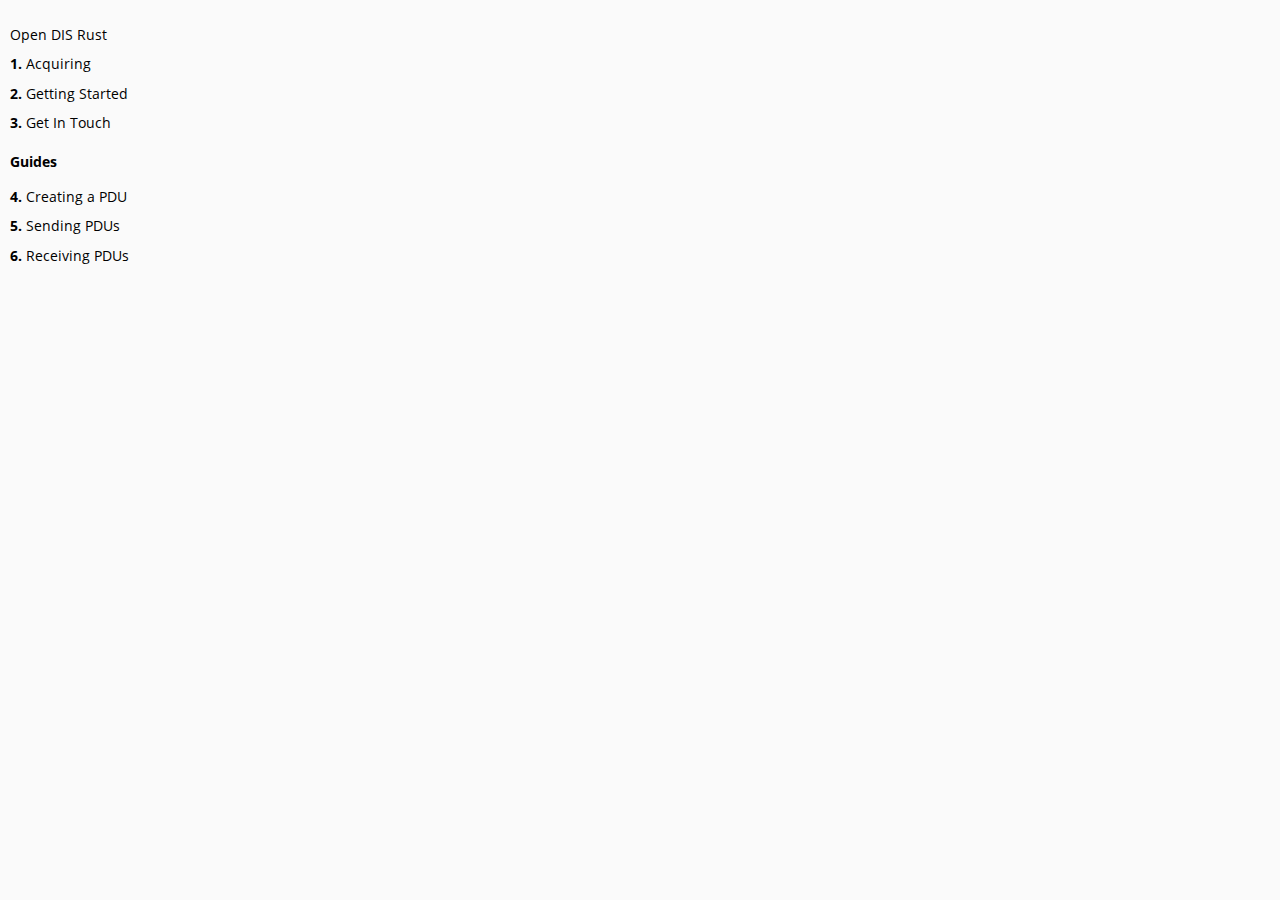
<file: toc.html>
<!DOCTYPE HTML>
<html lang="en" class="ferra" dir="ltr">
    <head>
        <!-- sidebar iframe generated using mdBook

        This is a frame, and not included directly in the page, to control the total size of the
        book. The TOC contains an entry for each page, so if each page includes a copy of the TOC,
        the total size of the page becomes O(n**2).

        The frame is only used as a fallback when JS is turned off. When it's on, the sidebar is
        instead added to the main page by `toc.js` instead. The JavaScript mode is better
        because, when running in a `file:///` URL, the iframed page would not be Same-Origin as
        the rest of the page, so the sidebar and the main page theme would fall out of sync.
        -->
        <meta charset="UTF-8">
        <meta name="robots" content="noindex">
        <!-- Custom HTML head -->
        <meta name="viewport" content="width=device-width, initial-scale=1">
        <meta name="theme-color" content="#ffffff">
        <link rel="stylesheet" href="css/variables.css">
        <link rel="stylesheet" href="css/general.css">
        <link rel="stylesheet" href="css/chrome.css">
        <link rel="stylesheet" href="css/print.css" media="print">
        <!-- Fonts -->
        <link rel="stylesheet" href="FontAwesome/css/font-awesome.css">
        <link rel="stylesheet" href="fonts/fonts.css">
        <!-- Custom theme stylesheets -->
        <link rel="stylesheet" href="custom.css">
    </head>
    <body class="sidebar-iframe-inner">
        <ol class="chapter"><li class="chapter-item expanded affix "><a href="index.html" target="_parent">Open DIS Rust</a></li><li class="chapter-item expanded "><a href="acquiring.html" target="_parent"><strong aria-hidden="true">1.</strong> Acquiring</a></li><li class="chapter-item expanded "><a href="guides/getting-started.html" target="_parent"><strong aria-hidden="true">2.</strong> Getting Started</a></li><li class="chapter-item expanded "><a href="get-in-touch.html" target="_parent"><strong aria-hidden="true">3.</strong> Get In Touch</a></li><li class="chapter-item expanded affix "><li class="part-title">Guides</li><li class="chapter-item expanded "><a href="guides/creating-a-pdu.html" target="_parent"><strong aria-hidden="true">4.</strong> Creating a PDU</a></li><li class="chapter-item expanded "><a href="guides/sending-pdus.html" target="_parent"><strong aria-hidden="true">5.</strong> Sending PDUs</a></li><li class="chapter-item expanded "><a href="guides/receiving-pdus.html" target="_parent"><strong aria-hidden="true">6.</strong> Receiving PDUs</a></li></ol>
    </body>
</html>
</file>
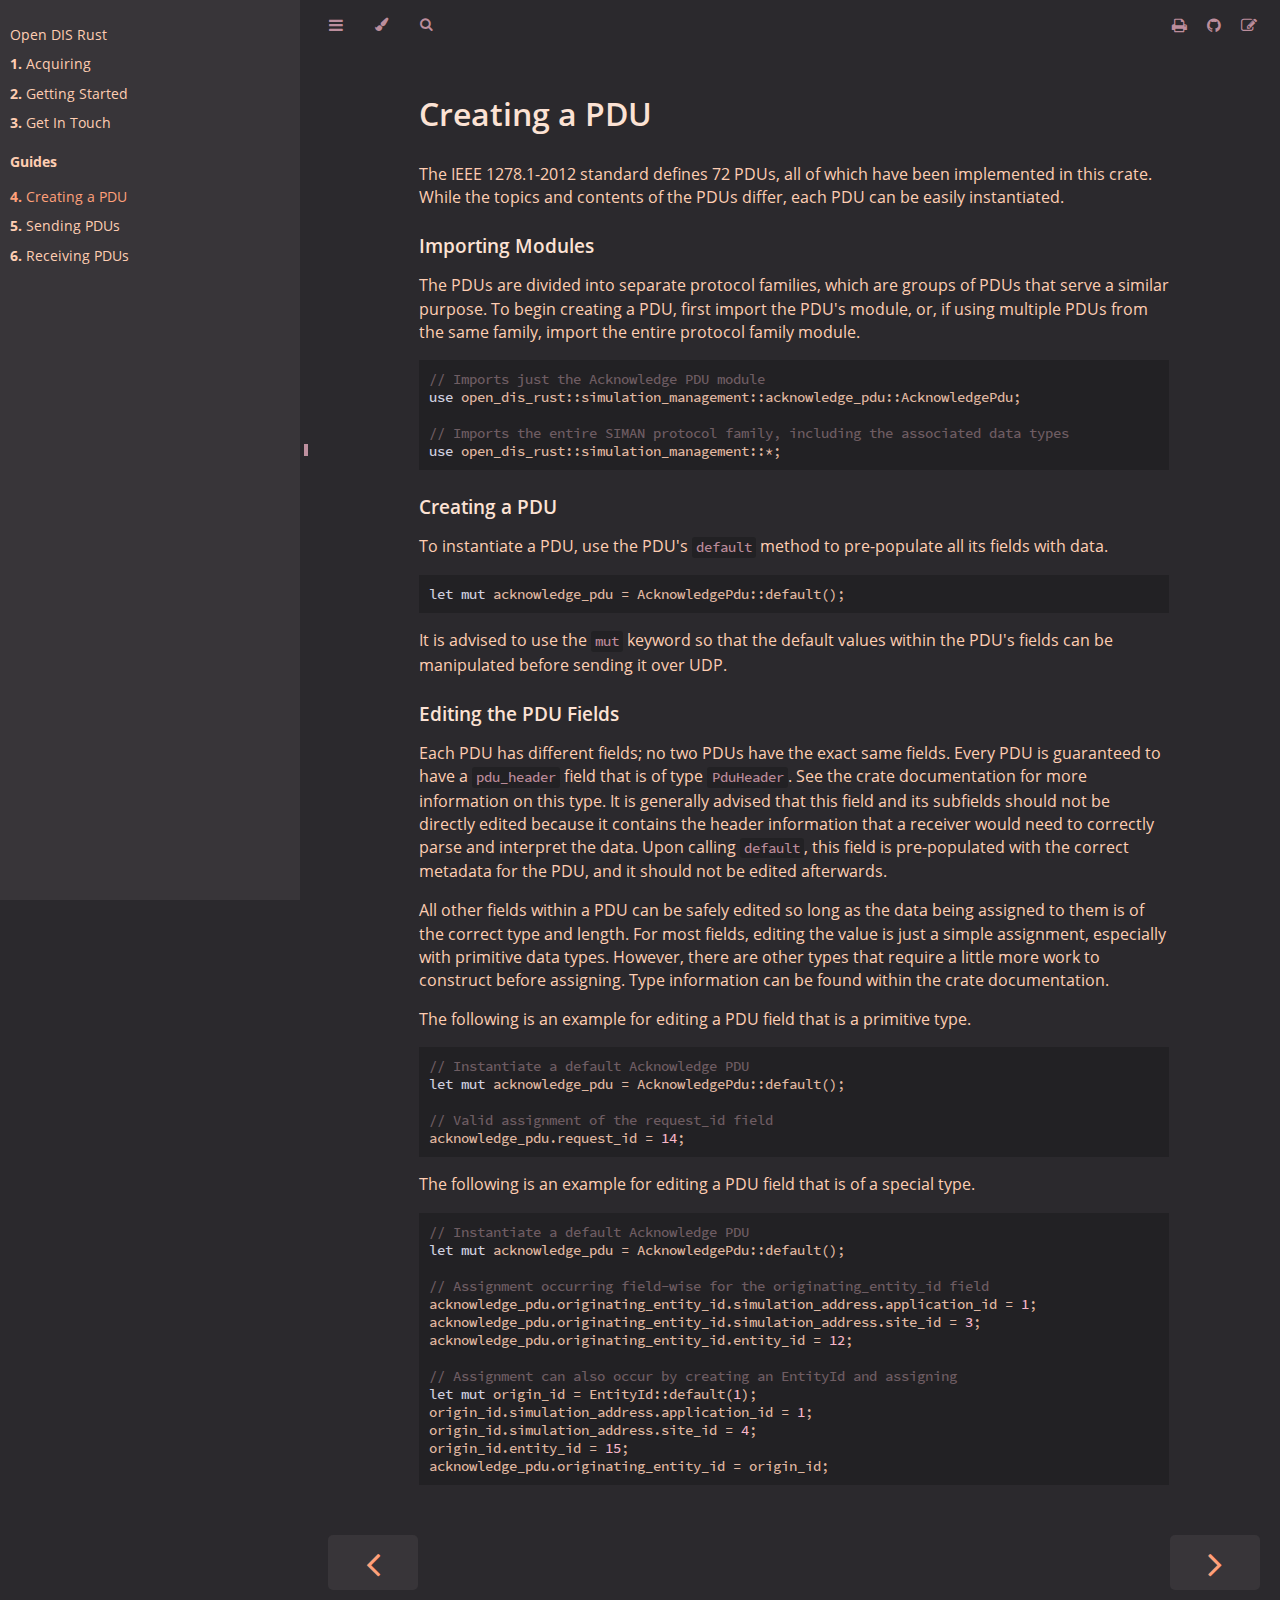
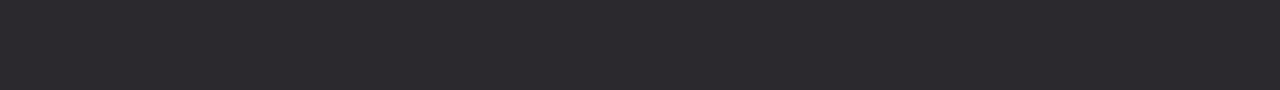
<file: guides/creating-a-pdu.html>
<!DOCTYPE HTML>
<html lang="en" class="ferra sidebar-visible" dir="ltr">
    <head>
        <!-- Book generated using mdBook -->
        <meta charset="UTF-8">
        <title>Creating a PDU</title>


        <!-- Custom HTML head -->

        <meta name="description" content="">
        <meta name="viewport" content="width=device-width, initial-scale=1">
        <meta name="theme-color" content="#ffffff">

        <link rel="icon" href="../favicon.svg">
        <link rel="shortcut icon" href="../favicon.png">
        <link rel="stylesheet" href="../css/variables.css">
        <link rel="stylesheet" href="../css/general.css">
        <link rel="stylesheet" href="../css/chrome.css">
        <link rel="stylesheet" href="../css/print.css" media="print">

        <!-- Fonts -->
        <link rel="stylesheet" href="../FontAwesome/css/font-awesome.css">
        <link rel="stylesheet" href="../fonts/fonts.css">

        <!-- Highlight.js Stylesheets -->
        <link rel="stylesheet" href="../highlight.css">
        <link rel="stylesheet" href="../tomorrow-night.css">
        <link rel="stylesheet" href="../ayu-highlight.css">

        <!-- Custom theme stylesheets -->
        <link rel="stylesheet" href="../custom.css">


        <!-- Provide site root to javascript -->
        <script>
            var path_to_root = "../";
            var default_theme = window.matchMedia("(prefers-color-scheme: dark)").matches ? "ferra" : "ferra";
        </script>
        <!-- Start loading toc.js asap -->
        <script src="../toc.js"></script>
    </head>
    <body>
    <div id="body-container">
        <!-- Work around some values being stored in localStorage wrapped in quotes -->
        <script>
            try {
                var theme = localStorage.getItem('mdbook-theme');
                var sidebar = localStorage.getItem('mdbook-sidebar');

                if (theme.startsWith('"') && theme.endsWith('"')) {
                    localStorage.setItem('mdbook-theme', theme.slice(1, theme.length - 1));
                }

                if (sidebar.startsWith('"') && sidebar.endsWith('"')) {
                    localStorage.setItem('mdbook-sidebar', sidebar.slice(1, sidebar.length - 1));
                }
            } catch (e) { }
        </script>

        <!-- Set the theme before any content is loaded, prevents flash -->
        <script>
            var theme;
            try { theme = localStorage.getItem('mdbook-theme'); } catch(e) { }
            if (theme === null || theme === undefined) { theme = default_theme; }
            const html = document.documentElement;
            html.classList.remove('ferra')
            html.classList.add(theme);
            html.classList.add("js");
        </script>

        <input type="checkbox" id="sidebar-toggle-anchor" class="hidden">

        <!-- Hide / unhide sidebar before it is displayed -->
        <script>
            var sidebar = null;
            var sidebar_toggle = document.getElementById("sidebar-toggle-anchor");
            if (document.body.clientWidth >= 1080) {
                try { sidebar = localStorage.getItem('mdbook-sidebar'); } catch(e) { }
                sidebar = sidebar || 'visible';
            } else {
                sidebar = 'hidden';
            }
            sidebar_toggle.checked = sidebar === 'visible';
            html.classList.remove('sidebar-visible');
            html.classList.add("sidebar-" + sidebar);
        </script>

        <nav id="sidebar" class="sidebar" aria-label="Table of contents">
            <!-- populated by js -->
            <mdbook-sidebar-scrollbox class="sidebar-scrollbox"></mdbook-sidebar-scrollbox>
            <noscript>
                <iframe class="sidebar-iframe-outer" src="../toc.html"></iframe>
            </noscript>
            <div id="sidebar-resize-handle" class="sidebar-resize-handle">
                <div class="sidebar-resize-indicator"></div>
            </div>
        </nav>

        <div id="page-wrapper" class="page-wrapper">

            <div class="page">
                <div id="menu-bar-hover-placeholder"></div>
                <div id="menu-bar" class="menu-bar sticky">
                    <div class="left-buttons">
                        <label id="sidebar-toggle" class="icon-button" for="sidebar-toggle-anchor" title="Toggle Table of Contents" aria-label="Toggle Table of Contents" aria-controls="sidebar">
                            <i class="fa fa-bars"></i>
                        </label>
                        <button id="theme-toggle" class="icon-button" type="button" title="Change theme" aria-label="Change theme" aria-haspopup="true" aria-expanded="false" aria-controls="theme-list">
                            <i class="fa fa-paint-brush"></i>
                        </button>
                        <ul id="theme-list" class="theme-popup" aria-label="Themes" role="menu">
                            <li role="none"><button role="menuitem" class="theme" id="light">Light</button></li>
                            <li role="none"><button role="menuitem" class="theme" id="rust">Rust</button></li>
                            <li role="none"><button role="menuitem" class="theme" id="coal">Coal</button></li>
                            <li role="none"><button role="menuitem" class="theme" id="navy">Navy</button></li>
                            <li role="none"><button role="menuitem" class="theme" id="ayu">Ayu</button></li>
                        </ul>
                        <button id="search-toggle" class="icon-button" type="button" title="Search. (Shortkey: s)" aria-label="Toggle Searchbar" aria-expanded="false" aria-keyshortcuts="S" aria-controls="searchbar">
                            <i class="fa fa-search"></i>
                        </button>
                    </div>

                    <h1 class="menu-title"></h1>

                    <div class="right-buttons">
                        <a href="../print.html" title="Print this book" aria-label="Print this book">
                            <i id="print-button" class="fa fa-print"></i>
                        </a>
                        <a href="https://github.com/crhowell3/open-dis-rust" title="Git repository" aria-label="Git repository">
                            <i id="git-repository-button" class="fa fa-github"></i>
                        </a>
                        <a href="https://github.com/crhowell3/open-dis-rust/edit/main/book/src/guides/creating-a-pdu.md" title="Suggest an edit" aria-label="Suggest an edit">
                            <i id="git-edit-button" class="fa fa-edit"></i>
                        </a>

                    </div>
                </div>

                <div id="search-wrapper" class="hidden">
                    <form id="searchbar-outer" class="searchbar-outer">
                        <input type="search" id="searchbar" name="searchbar" placeholder="Search this book ..." aria-controls="searchresults-outer" aria-describedby="searchresults-header">
                    </form>
                    <div id="searchresults-outer" class="searchresults-outer hidden">
                        <div id="searchresults-header" class="searchresults-header"></div>
                        <ul id="searchresults">
                        </ul>
                    </div>
                </div>

                <!-- Apply ARIA attributes after the sidebar and the sidebar toggle button are added to the DOM -->
                <script>
                    document.getElementById('sidebar-toggle').setAttribute('aria-expanded', sidebar === 'visible');
                    document.getElementById('sidebar').setAttribute('aria-hidden', sidebar !== 'visible');
                    Array.from(document.querySelectorAll('#sidebar a')).forEach(function(link) {
                        link.setAttribute('tabIndex', sidebar === 'visible' ? 0 : -1);
                    });
                </script>

                <div id="content" class="content">
                    <main>
                        <h1 id="creating-a-pdu"><a class="header" href="#creating-a-pdu">Creating a PDU</a></h1>
<p>The IEEE 1278.1-2012 standard defines 72 PDUs, all of which have been
implemented in this crate. While the topics and contents of the PDUs
differ, each PDU can be easily instantiated.</p>
<h3 id="importing-modules"><a class="header" href="#importing-modules">Importing Modules</a></h3>
<p>The PDUs are divided into separate protocol families, which are groups
of PDUs that serve a similar purpose. To begin creating a PDU, first
import the PDU's module, or, if using multiple PDUs from the same family,
import the entire protocol family module.</p>
<pre><pre class="playground"><code class="language-rust"><span class="boring">#![allow(unused)]
</span><span class="boring">fn main() {
</span>// Imports just the Acknowledge PDU module
use open_dis_rust::simulation_management::acknowledge_pdu::AcknowledgePdu;

// Imports the entire SIMAN protocol family, including the associated data types
use open_dis_rust::simulation_management::*;
<span class="boring">}</span></code></pre></pre>
<h3 id="creating-a-pdu-1"><a class="header" href="#creating-a-pdu-1">Creating a PDU</a></h3>
<p>To instantiate a PDU, use the PDU's <code>default</code> method to pre-populate all its
fields with data.</p>
<pre><pre class="playground"><code class="language-rust"><span class="boring">#![allow(unused)]
</span><span class="boring">fn main() {
</span>let mut acknowledge_pdu = AcknowledgePdu::default();
<span class="boring">}</span></code></pre></pre>
<p>It is advised to use the <code>mut</code> keyword so that the default values within the
PDU's fields can be manipulated before sending it over UDP.</p>
<h3 id="editing-the-pdu-fields"><a class="header" href="#editing-the-pdu-fields">Editing the PDU Fields</a></h3>
<p>Each PDU has different fields; no two PDUs have the exact same fields. Every
PDU is guaranteed to have a <code>pdu_header</code> field that is of type <code>PduHeader</code>.
See the crate documentation for more information on this type. It is generally
advised that this field and its subfields should not be directly edited because
it contains the header information that a receiver would need to correctly
parse and interpret the data. Upon calling <code>default</code>, this field is pre-populated
with the correct metadata for the PDU, and it should not be edited afterwards.</p>
<p>All other fields within a PDU can be safely edited so long as the data being
assigned to them is of the correct type and length. For most fields, editing
the value is just a simple assignment, especially with primitive data types.
However, there are other types that require a little more work to construct
before assigning. Type information can be found within the crate documentation.</p>
<p>The following is an example for editing a PDU field that is a primitive type.</p>
<pre><pre class="playground"><code class="language-rust"><span class="boring">#![allow(unused)]
</span><span class="boring">fn main() {
</span>// Instantiate a default Acknowledge PDU
let mut acknowledge_pdu = AcknowledgePdu::default();

// Valid assignment of the request_id field
acknowledge_pdu.request_id = 14;
<span class="boring">}</span></code></pre></pre>
<p>The following is an example for editing a PDU field that is of a special type.</p>
<pre><pre class="playground"><code class="language-rust"><span class="boring">#![allow(unused)]
</span><span class="boring">fn main() {
</span>// Instantiate a default Acknowledge PDU
let mut acknowledge_pdu = AcknowledgePdu::default();

// Assignment occurring field-wise for the originating_entity_id field
acknowledge_pdu.originating_entity_id.simulation_address.application_id = 1;
acknowledge_pdu.originating_entity_id.simulation_address.site_id = 3;
acknowledge_pdu.originating_entity_id.entity_id = 12;

// Assignment can also occur by creating an EntityId and assigning
let mut origin_id = EntityId::default(1);
origin_id.simulation_address.application_id = 1;
origin_id.simulation_address.site_id = 4;
origin_id.entity_id = 15;
acknowledge_pdu.originating_entity_id = origin_id;
<span class="boring">}</span></code></pre></pre>

                    </main>

                    <nav class="nav-wrapper" aria-label="Page navigation">
                        <!-- Mobile navigation buttons -->
                            <a rel="prev" href="../get-in-touch.html" class="mobile-nav-chapters previous" title="Previous chapter" aria-label="Previous chapter" aria-keyshortcuts="Left">
                                <i class="fa fa-angle-left"></i>
                            </a>

                            <a rel="next prefetch" href="../guides/sending-pdus.html" class="mobile-nav-chapters next" title="Next chapter" aria-label="Next chapter" aria-keyshortcuts="Right">
                                <i class="fa fa-angle-right"></i>
                            </a>

                        <div style="clear: both"></div>
                    </nav>
                </div>
            </div>

            <nav class="nav-wide-wrapper" aria-label="Page navigation">
                    <a rel="prev" href="../get-in-touch.html" class="nav-chapters previous" title="Previous chapter" aria-label="Previous chapter" aria-keyshortcuts="Left">
                        <i class="fa fa-angle-left"></i>
                    </a>

                    <a rel="next prefetch" href="../guides/sending-pdus.html" class="nav-chapters next" title="Next chapter" aria-label="Next chapter" aria-keyshortcuts="Right">
                        <i class="fa fa-angle-right"></i>
                    </a>
            </nav>

        </div>




        <script>
            window.playground_copyable = true;
        </script>


        <script src="../elasticlunr.min.js"></script>
        <script src="../mark.min.js"></script>
        <script src="../searcher.js"></script>

        <script src="../clipboard.min.js"></script>
        <script src="../highlight.js"></script>
        <script src="../book.js"></script>

        <!-- Custom JS scripts -->


    </div>
    </body>
</html>
</file>
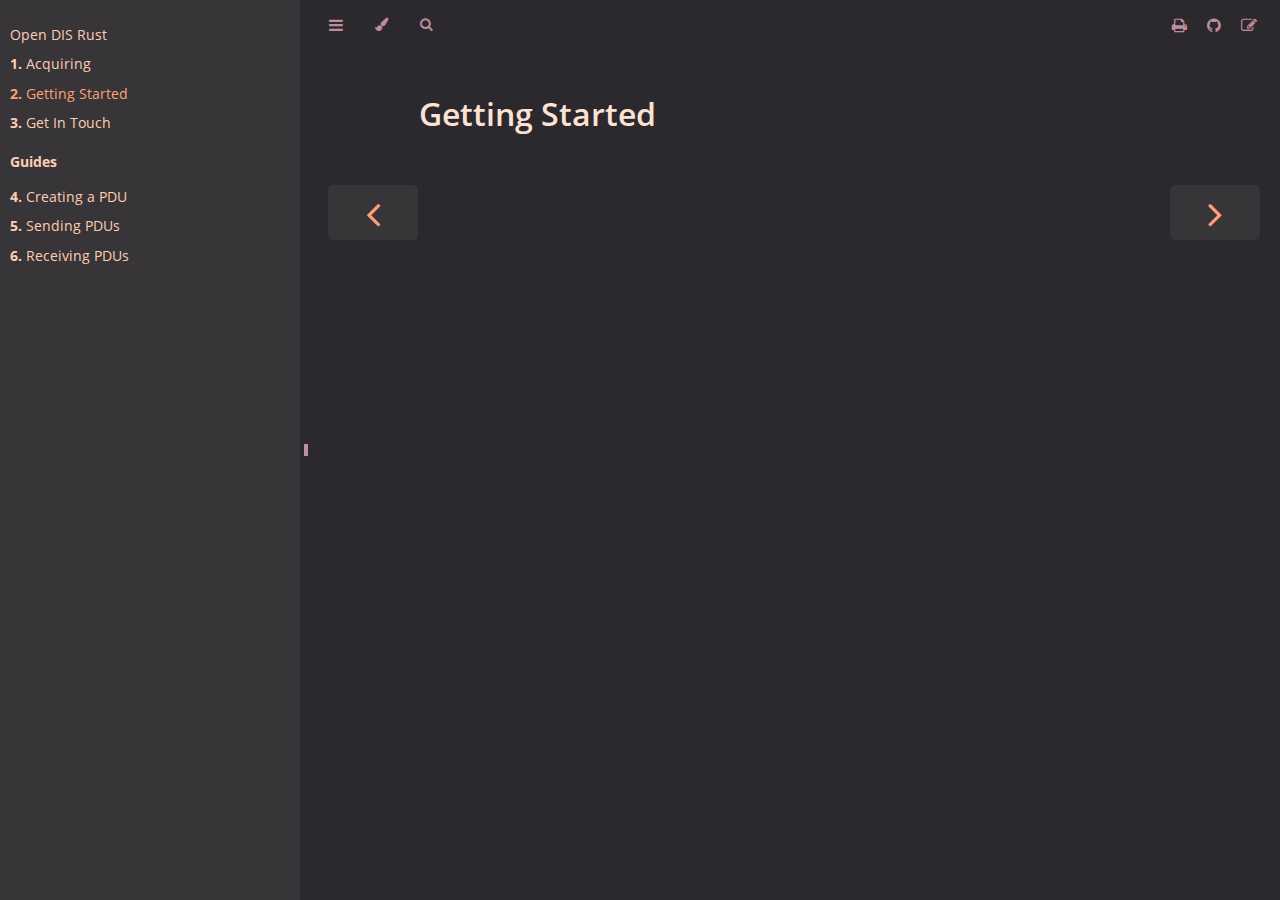
<file: guides/getting-started.html>
<!DOCTYPE HTML>
<html lang="en" class="ferra sidebar-visible" dir="ltr">
    <head>
        <!-- Book generated using mdBook -->
        <meta charset="UTF-8">
        <title>Getting Started</title>


        <!-- Custom HTML head -->

        <meta name="description" content="">
        <meta name="viewport" content="width=device-width, initial-scale=1">
        <meta name="theme-color" content="#ffffff">

        <link rel="icon" href="../favicon.svg">
        <link rel="shortcut icon" href="../favicon.png">
        <link rel="stylesheet" href="../css/variables.css">
        <link rel="stylesheet" href="../css/general.css">
        <link rel="stylesheet" href="../css/chrome.css">
        <link rel="stylesheet" href="../css/print.css" media="print">

        <!-- Fonts -->
        <link rel="stylesheet" href="../FontAwesome/css/font-awesome.css">
        <link rel="stylesheet" href="../fonts/fonts.css">

        <!-- Highlight.js Stylesheets -->
        <link rel="stylesheet" href="../highlight.css">
        <link rel="stylesheet" href="../tomorrow-night.css">
        <link rel="stylesheet" href="../ayu-highlight.css">

        <!-- Custom theme stylesheets -->
        <link rel="stylesheet" href="../custom.css">


        <!-- Provide site root to javascript -->
        <script>
            var path_to_root = "../";
            var default_theme = window.matchMedia("(prefers-color-scheme: dark)").matches ? "ferra" : "ferra";
        </script>
        <!-- Start loading toc.js asap -->
        <script src="../toc.js"></script>
    </head>
    <body>
    <div id="body-container">
        <!-- Work around some values being stored in localStorage wrapped in quotes -->
        <script>
            try {
                var theme = localStorage.getItem('mdbook-theme');
                var sidebar = localStorage.getItem('mdbook-sidebar');

                if (theme.startsWith('"') && theme.endsWith('"')) {
                    localStorage.setItem('mdbook-theme', theme.slice(1, theme.length - 1));
                }

                if (sidebar.startsWith('"') && sidebar.endsWith('"')) {
                    localStorage.setItem('mdbook-sidebar', sidebar.slice(1, sidebar.length - 1));
                }
            } catch (e) { }
        </script>

        <!-- Set the theme before any content is loaded, prevents flash -->
        <script>
            var theme;
            try { theme = localStorage.getItem('mdbook-theme'); } catch(e) { }
            if (theme === null || theme === undefined) { theme = default_theme; }
            const html = document.documentElement;
            html.classList.remove('ferra')
            html.classList.add(theme);
            html.classList.add("js");
        </script>

        <input type="checkbox" id="sidebar-toggle-anchor" class="hidden">

        <!-- Hide / unhide sidebar before it is displayed -->
        <script>
            var sidebar = null;
            var sidebar_toggle = document.getElementById("sidebar-toggle-anchor");
            if (document.body.clientWidth >= 1080) {
                try { sidebar = localStorage.getItem('mdbook-sidebar'); } catch(e) { }
                sidebar = sidebar || 'visible';
            } else {
                sidebar = 'hidden';
            }
            sidebar_toggle.checked = sidebar === 'visible';
            html.classList.remove('sidebar-visible');
            html.classList.add("sidebar-" + sidebar);
        </script>

        <nav id="sidebar" class="sidebar" aria-label="Table of contents">
            <!-- populated by js -->
            <mdbook-sidebar-scrollbox class="sidebar-scrollbox"></mdbook-sidebar-scrollbox>
            <noscript>
                <iframe class="sidebar-iframe-outer" src="../toc.html"></iframe>
            </noscript>
            <div id="sidebar-resize-handle" class="sidebar-resize-handle">
                <div class="sidebar-resize-indicator"></div>
            </div>
        </nav>

        <div id="page-wrapper" class="page-wrapper">

            <div class="page">
                <div id="menu-bar-hover-placeholder"></div>
                <div id="menu-bar" class="menu-bar sticky">
                    <div class="left-buttons">
                        <label id="sidebar-toggle" class="icon-button" for="sidebar-toggle-anchor" title="Toggle Table of Contents" aria-label="Toggle Table of Contents" aria-controls="sidebar">
                            <i class="fa fa-bars"></i>
                        </label>
                        <button id="theme-toggle" class="icon-button" type="button" title="Change theme" aria-label="Change theme" aria-haspopup="true" aria-expanded="false" aria-controls="theme-list">
                            <i class="fa fa-paint-brush"></i>
                        </button>
                        <ul id="theme-list" class="theme-popup" aria-label="Themes" role="menu">
                            <li role="none"><button role="menuitem" class="theme" id="light">Light</button></li>
                            <li role="none"><button role="menuitem" class="theme" id="rust">Rust</button></li>
                            <li role="none"><button role="menuitem" class="theme" id="coal">Coal</button></li>
                            <li role="none"><button role="menuitem" class="theme" id="navy">Navy</button></li>
                            <li role="none"><button role="menuitem" class="theme" id="ayu">Ayu</button></li>
                        </ul>
                        <button id="search-toggle" class="icon-button" type="button" title="Search. (Shortkey: s)" aria-label="Toggle Searchbar" aria-expanded="false" aria-keyshortcuts="S" aria-controls="searchbar">
                            <i class="fa fa-search"></i>
                        </button>
                    </div>

                    <h1 class="menu-title"></h1>

                    <div class="right-buttons">
                        <a href="../print.html" title="Print this book" aria-label="Print this book">
                            <i id="print-button" class="fa fa-print"></i>
                        </a>
                        <a href="https://github.com/crhowell3/open-dis-rust" title="Git repository" aria-label="Git repository">
                            <i id="git-repository-button" class="fa fa-github"></i>
                        </a>
                        <a href="https://github.com/crhowell3/open-dis-rust/edit/main/book/src/guides/getting-started.md" title="Suggest an edit" aria-label="Suggest an edit">
                            <i id="git-edit-button" class="fa fa-edit"></i>
                        </a>

                    </div>
                </div>

                <div id="search-wrapper" class="hidden">
                    <form id="searchbar-outer" class="searchbar-outer">
                        <input type="search" id="searchbar" name="searchbar" placeholder="Search this book ..." aria-controls="searchresults-outer" aria-describedby="searchresults-header">
                    </form>
                    <div id="searchresults-outer" class="searchresults-outer hidden">
                        <div id="searchresults-header" class="searchresults-header"></div>
                        <ul id="searchresults">
                        </ul>
                    </div>
                </div>

                <!-- Apply ARIA attributes after the sidebar and the sidebar toggle button are added to the DOM -->
                <script>
                    document.getElementById('sidebar-toggle').setAttribute('aria-expanded', sidebar === 'visible');
                    document.getElementById('sidebar').setAttribute('aria-hidden', sidebar !== 'visible');
                    Array.from(document.querySelectorAll('#sidebar a')).forEach(function(link) {
                        link.setAttribute('tabIndex', sidebar === 'visible' ? 0 : -1);
                    });
                </script>

                <div id="content" class="content">
                    <main>
                        <h1 id="getting-started"><a class="header" href="#getting-started">Getting Started</a></h1>

                    </main>

                    <nav class="nav-wrapper" aria-label="Page navigation">
                        <!-- Mobile navigation buttons -->
                            <a rel="prev" href="../acquiring.html" class="mobile-nav-chapters previous" title="Previous chapter" aria-label="Previous chapter" aria-keyshortcuts="Left">
                                <i class="fa fa-angle-left"></i>
                            </a>

                            <a rel="next prefetch" href="../get-in-touch.html" class="mobile-nav-chapters next" title="Next chapter" aria-label="Next chapter" aria-keyshortcuts="Right">
                                <i class="fa fa-angle-right"></i>
                            </a>

                        <div style="clear: both"></div>
                    </nav>
                </div>
            </div>

            <nav class="nav-wide-wrapper" aria-label="Page navigation">
                    <a rel="prev" href="../acquiring.html" class="nav-chapters previous" title="Previous chapter" aria-label="Previous chapter" aria-keyshortcuts="Left">
                        <i class="fa fa-angle-left"></i>
                    </a>

                    <a rel="next prefetch" href="../get-in-touch.html" class="nav-chapters next" title="Next chapter" aria-label="Next chapter" aria-keyshortcuts="Right">
                        <i class="fa fa-angle-right"></i>
                    </a>
            </nav>

        </div>




        <script>
            window.playground_copyable = true;
        </script>


        <script src="../elasticlunr.min.js"></script>
        <script src="../mark.min.js"></script>
        <script src="../searcher.js"></script>

        <script src="../clipboard.min.js"></script>
        <script src="../highlight.js"></script>
        <script src="../book.js"></script>

        <!-- Custom JS scripts -->


    </div>
    </body>
</html>
</file>
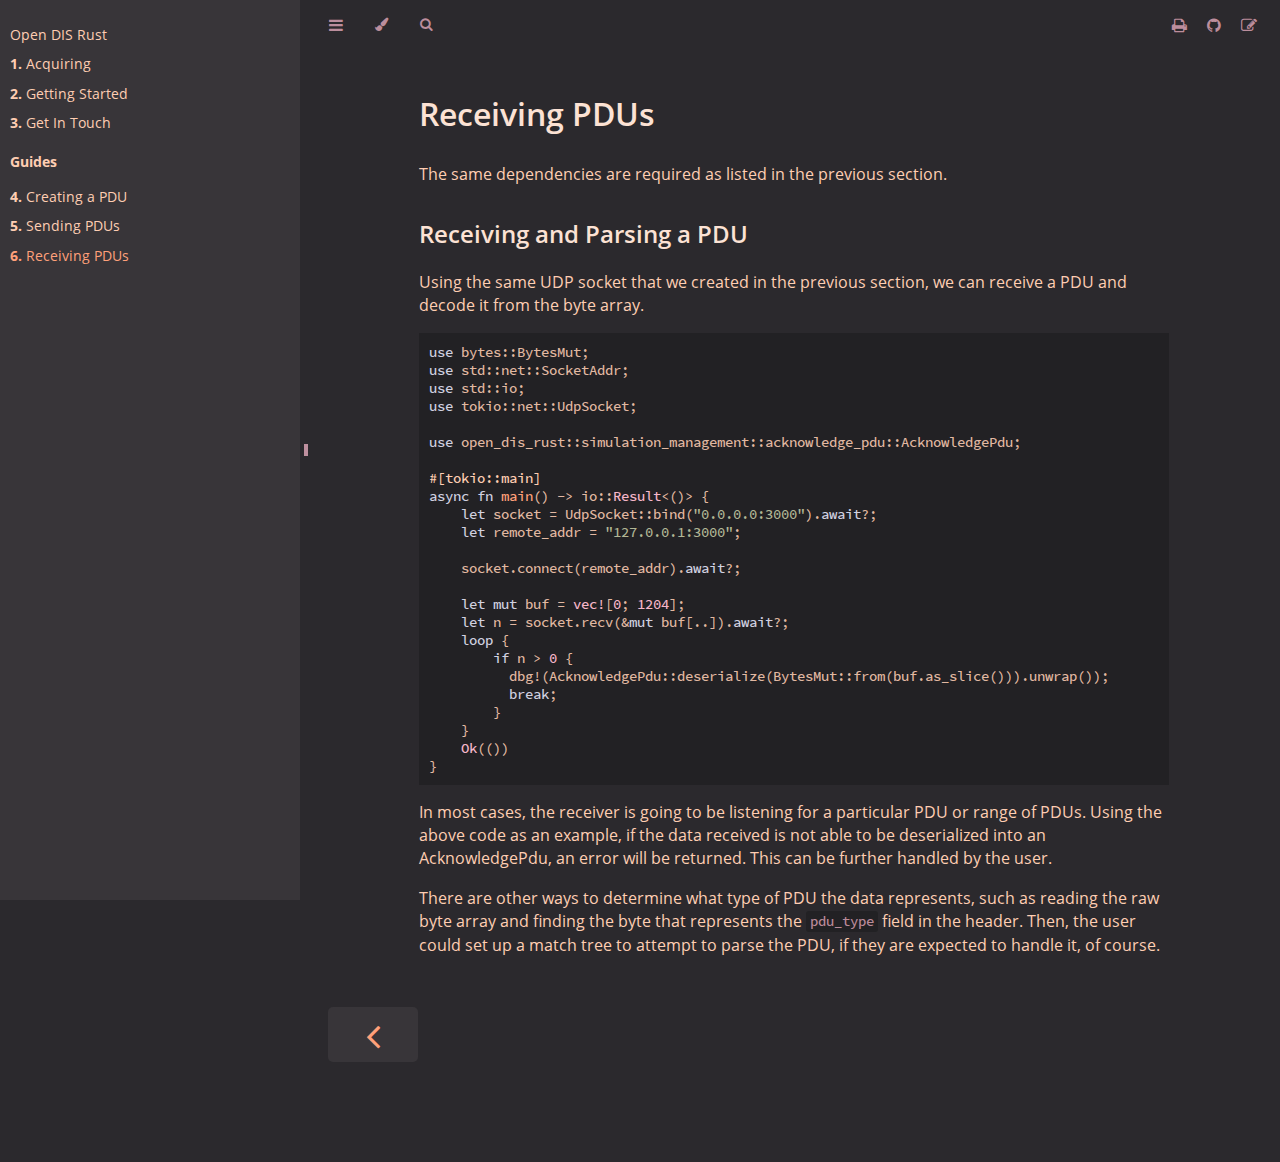
<file: guides/receiving-pdus.html>
<!DOCTYPE HTML>
<html lang="en" class="ferra sidebar-visible" dir="ltr">
    <head>
        <!-- Book generated using mdBook -->
        <meta charset="UTF-8">
        <title>Receiving PDUs</title>


        <!-- Custom HTML head -->

        <meta name="description" content="">
        <meta name="viewport" content="width=device-width, initial-scale=1">
        <meta name="theme-color" content="#ffffff">

        <link rel="icon" href="../favicon.svg">
        <link rel="shortcut icon" href="../favicon.png">
        <link rel="stylesheet" href="../css/variables.css">
        <link rel="stylesheet" href="../css/general.css">
        <link rel="stylesheet" href="../css/chrome.css">
        <link rel="stylesheet" href="../css/print.css" media="print">

        <!-- Fonts -->
        <link rel="stylesheet" href="../FontAwesome/css/font-awesome.css">
        <link rel="stylesheet" href="../fonts/fonts.css">

        <!-- Highlight.js Stylesheets -->
        <link rel="stylesheet" href="../highlight.css">
        <link rel="stylesheet" href="../tomorrow-night.css">
        <link rel="stylesheet" href="../ayu-highlight.css">

        <!-- Custom theme stylesheets -->
        <link rel="stylesheet" href="../custom.css">


        <!-- Provide site root to javascript -->
        <script>
            var path_to_root = "../";
            var default_theme = window.matchMedia("(prefers-color-scheme: dark)").matches ? "ferra" : "ferra";
        </script>
        <!-- Start loading toc.js asap -->
        <script src="../toc.js"></script>
    </head>
    <body>
    <div id="body-container">
        <!-- Work around some values being stored in localStorage wrapped in quotes -->
        <script>
            try {
                var theme = localStorage.getItem('mdbook-theme');
                var sidebar = localStorage.getItem('mdbook-sidebar');

                if (theme.startsWith('"') && theme.endsWith('"')) {
                    localStorage.setItem('mdbook-theme', theme.slice(1, theme.length - 1));
                }

                if (sidebar.startsWith('"') && sidebar.endsWith('"')) {
                    localStorage.setItem('mdbook-sidebar', sidebar.slice(1, sidebar.length - 1));
                }
            } catch (e) { }
        </script>

        <!-- Set the theme before any content is loaded, prevents flash -->
        <script>
            var theme;
            try { theme = localStorage.getItem('mdbook-theme'); } catch(e) { }
            if (theme === null || theme === undefined) { theme = default_theme; }
            const html = document.documentElement;
            html.classList.remove('ferra')
            html.classList.add(theme);
            html.classList.add("js");
        </script>

        <input type="checkbox" id="sidebar-toggle-anchor" class="hidden">

        <!-- Hide / unhide sidebar before it is displayed -->
        <script>
            var sidebar = null;
            var sidebar_toggle = document.getElementById("sidebar-toggle-anchor");
            if (document.body.clientWidth >= 1080) {
                try { sidebar = localStorage.getItem('mdbook-sidebar'); } catch(e) { }
                sidebar = sidebar || 'visible';
            } else {
                sidebar = 'hidden';
            }
            sidebar_toggle.checked = sidebar === 'visible';
            html.classList.remove('sidebar-visible');
            html.classList.add("sidebar-" + sidebar);
        </script>

        <nav id="sidebar" class="sidebar" aria-label="Table of contents">
            <!-- populated by js -->
            <mdbook-sidebar-scrollbox class="sidebar-scrollbox"></mdbook-sidebar-scrollbox>
            <noscript>
                <iframe class="sidebar-iframe-outer" src="../toc.html"></iframe>
            </noscript>
            <div id="sidebar-resize-handle" class="sidebar-resize-handle">
                <div class="sidebar-resize-indicator"></div>
            </div>
        </nav>

        <div id="page-wrapper" class="page-wrapper">

            <div class="page">
                <div id="menu-bar-hover-placeholder"></div>
                <div id="menu-bar" class="menu-bar sticky">
                    <div class="left-buttons">
                        <label id="sidebar-toggle" class="icon-button" for="sidebar-toggle-anchor" title="Toggle Table of Contents" aria-label="Toggle Table of Contents" aria-controls="sidebar">
                            <i class="fa fa-bars"></i>
                        </label>
                        <button id="theme-toggle" class="icon-button" type="button" title="Change theme" aria-label="Change theme" aria-haspopup="true" aria-expanded="false" aria-controls="theme-list">
                            <i class="fa fa-paint-brush"></i>
                        </button>
                        <ul id="theme-list" class="theme-popup" aria-label="Themes" role="menu">
                            <li role="none"><button role="menuitem" class="theme" id="light">Light</button></li>
                            <li role="none"><button role="menuitem" class="theme" id="rust">Rust</button></li>
                            <li role="none"><button role="menuitem" class="theme" id="coal">Coal</button></li>
                            <li role="none"><button role="menuitem" class="theme" id="navy">Navy</button></li>
                            <li role="none"><button role="menuitem" class="theme" id="ayu">Ayu</button></li>
                        </ul>
                        <button id="search-toggle" class="icon-button" type="button" title="Search. (Shortkey: s)" aria-label="Toggle Searchbar" aria-expanded="false" aria-keyshortcuts="S" aria-controls="searchbar">
                            <i class="fa fa-search"></i>
                        </button>
                    </div>

                    <h1 class="menu-title"></h1>

                    <div class="right-buttons">
                        <a href="../print.html" title="Print this book" aria-label="Print this book">
                            <i id="print-button" class="fa fa-print"></i>
                        </a>
                        <a href="https://github.com/crhowell3/open-dis-rust" title="Git repository" aria-label="Git repository">
                            <i id="git-repository-button" class="fa fa-github"></i>
                        </a>
                        <a href="https://github.com/crhowell3/open-dis-rust/edit/main/book/src/guides/receiving-pdus.md" title="Suggest an edit" aria-label="Suggest an edit">
                            <i id="git-edit-button" class="fa fa-edit"></i>
                        </a>

                    </div>
                </div>

                <div id="search-wrapper" class="hidden">
                    <form id="searchbar-outer" class="searchbar-outer">
                        <input type="search" id="searchbar" name="searchbar" placeholder="Search this book ..." aria-controls="searchresults-outer" aria-describedby="searchresults-header">
                    </form>
                    <div id="searchresults-outer" class="searchresults-outer hidden">
                        <div id="searchresults-header" class="searchresults-header"></div>
                        <ul id="searchresults">
                        </ul>
                    </div>
                </div>

                <!-- Apply ARIA attributes after the sidebar and the sidebar toggle button are added to the DOM -->
                <script>
                    document.getElementById('sidebar-toggle').setAttribute('aria-expanded', sidebar === 'visible');
                    document.getElementById('sidebar').setAttribute('aria-hidden', sidebar !== 'visible');
                    Array.from(document.querySelectorAll('#sidebar a')).forEach(function(link) {
                        link.setAttribute('tabIndex', sidebar === 'visible' ? 0 : -1);
                    });
                </script>

                <div id="content" class="content">
                    <main>
                        <h1 id="receiving-pdus"><a class="header" href="#receiving-pdus">Receiving PDUs</a></h1>
<p>The same dependencies are required as listed in the previous section.</p>
<h2 id="receiving-and-parsing-a-pdu"><a class="header" href="#receiving-and-parsing-a-pdu">Receiving and Parsing a PDU</a></h2>
<p>Using the same UDP socket that we created in the previous section, we
can receive a PDU and decode it from the byte array.</p>
<pre><pre class="playground"><code class="language-rust">use bytes::BytesMut;
use std::net::SocketAddr;
use std::io;
use tokio::net::UdpSocket;

use open_dis_rust::simulation_management::acknowledge_pdu::AcknowledgePdu;

#[tokio::main]
async fn main() -&gt; io::Result&lt;()&gt; {
    let socket = UdpSocket::bind("0.0.0.0:3000").await?;
    let remote_addr = "127.0.0.1:3000";

    socket.connect(remote_addr).await?;

    let mut buf = vec![0; 1204];
    let n = socket.recv(&amp;mut buf[..]).await?;
    loop {
        if n &gt; 0 {
          dbg!(AcknowledgePdu::deserialize(BytesMut::from(buf.as_slice())).unwrap());
          break;
        }
    }
    Ok(())
}</code></pre></pre>
<p>In most cases, the receiver is going to be listening for a particular PDU or range of
PDUs. Using the above code as an example, if the data received is not able to be
deserialized into an AcknowledgePdu, an error will be returned. This can be further
handled by the user.</p>
<p>There are other ways to determine what type of PDU the data represents, such as reading
the raw byte array and finding the byte that represents the <code>pdu_type</code> field in the header.
Then, the user could set up a match tree to attempt to parse the PDU, if they are expected
to handle it, of course.</p>

                    </main>

                    <nav class="nav-wrapper" aria-label="Page navigation">
                        <!-- Mobile navigation buttons -->
                            <a rel="prev" href="../guides/sending-pdus.html" class="mobile-nav-chapters previous" title="Previous chapter" aria-label="Previous chapter" aria-keyshortcuts="Left">
                                <i class="fa fa-angle-left"></i>
                            </a>


                        <div style="clear: both"></div>
                    </nav>
                </div>
            </div>

            <nav class="nav-wide-wrapper" aria-label="Page navigation">
                    <a rel="prev" href="../guides/sending-pdus.html" class="nav-chapters previous" title="Previous chapter" aria-label="Previous chapter" aria-keyshortcuts="Left">
                        <i class="fa fa-angle-left"></i>
                    </a>

            </nav>

        </div>




        <script>
            window.playground_copyable = true;
        </script>


        <script src="../elasticlunr.min.js"></script>
        <script src="../mark.min.js"></script>
        <script src="../searcher.js"></script>

        <script src="../clipboard.min.js"></script>
        <script src="../highlight.js"></script>
        <script src="../book.js"></script>

        <!-- Custom JS scripts -->


    </div>
    </body>
</html>
</file>
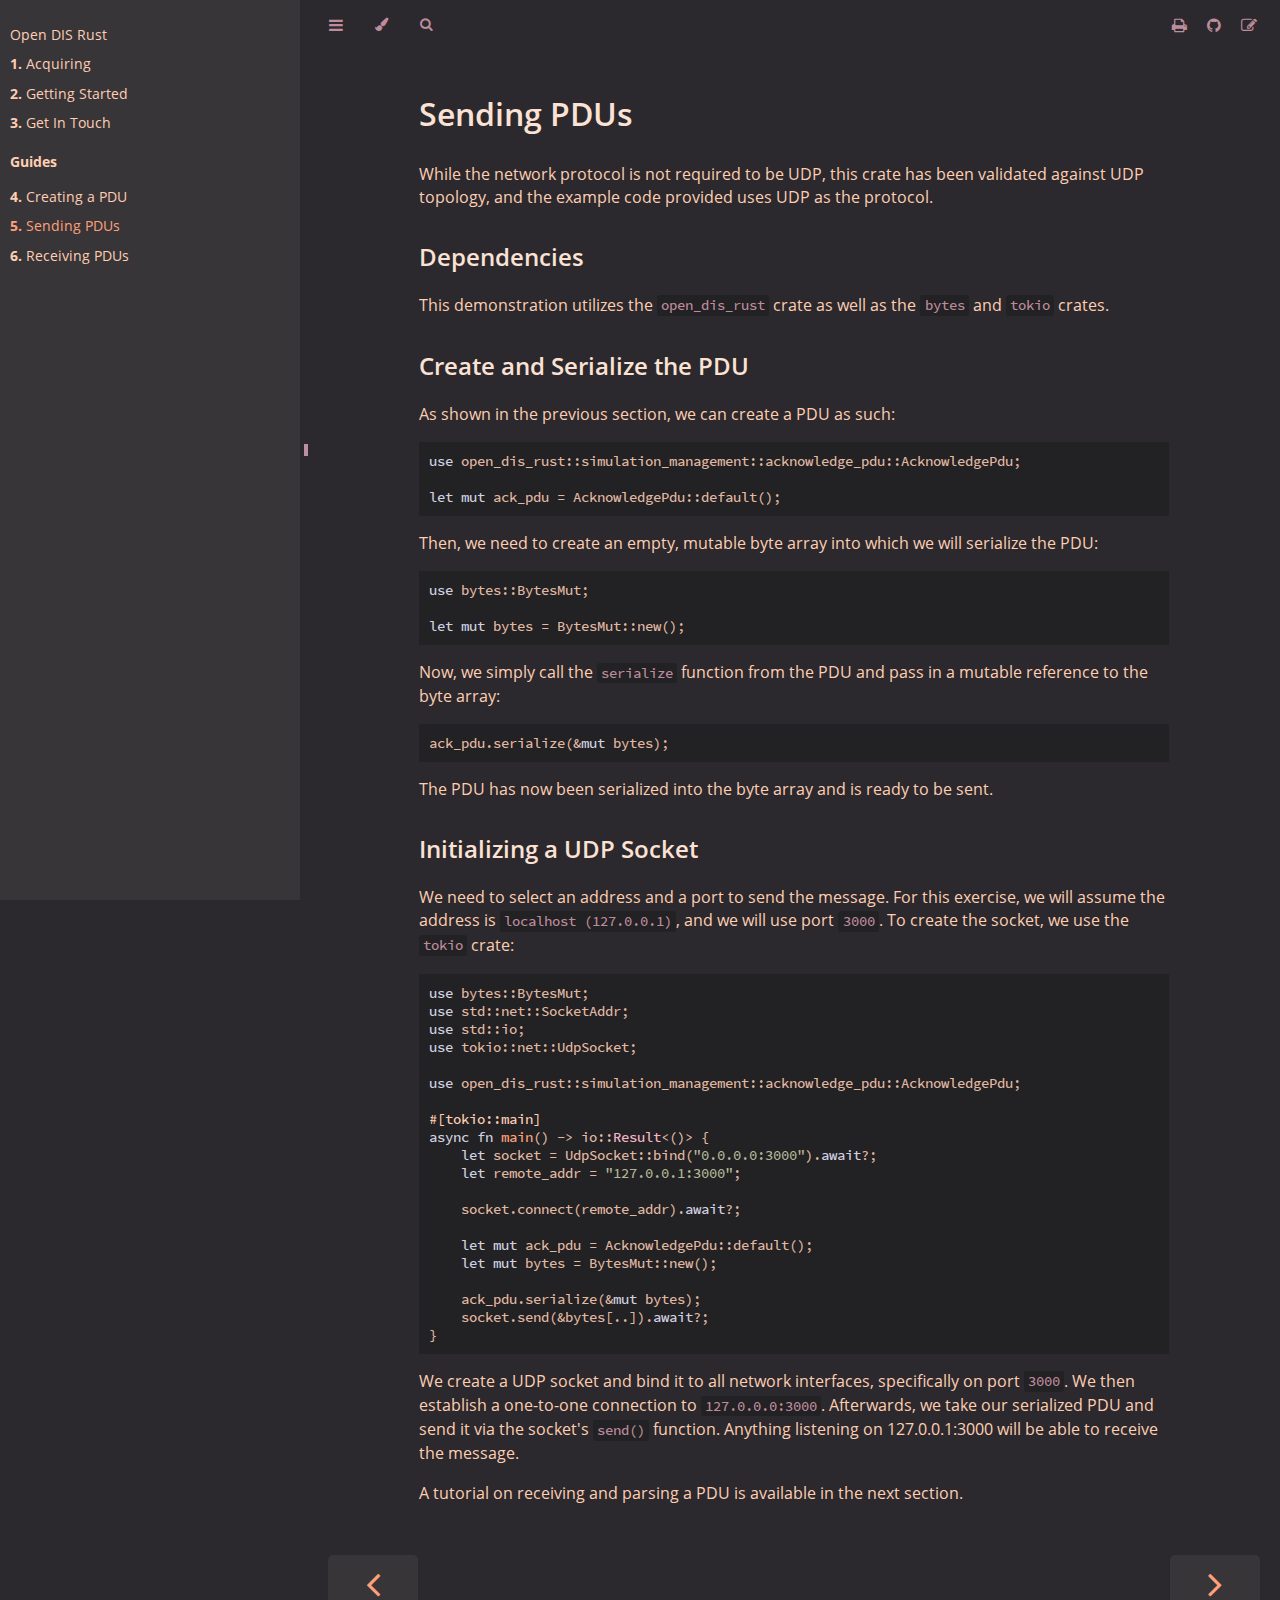
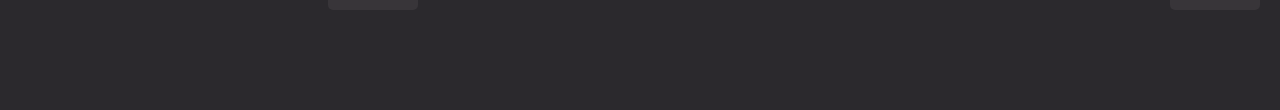
<file: guides/sending-pdus.html>
<!DOCTYPE HTML>
<html lang="en" class="ferra sidebar-visible" dir="ltr">
    <head>
        <!-- Book generated using mdBook -->
        <meta charset="UTF-8">
        <title>Sending PDUs</title>


        <!-- Custom HTML head -->

        <meta name="description" content="">
        <meta name="viewport" content="width=device-width, initial-scale=1">
        <meta name="theme-color" content="#ffffff">

        <link rel="icon" href="../favicon.svg">
        <link rel="shortcut icon" href="../favicon.png">
        <link rel="stylesheet" href="../css/variables.css">
        <link rel="stylesheet" href="../css/general.css">
        <link rel="stylesheet" href="../css/chrome.css">
        <link rel="stylesheet" href="../css/print.css" media="print">

        <!-- Fonts -->
        <link rel="stylesheet" href="../FontAwesome/css/font-awesome.css">
        <link rel="stylesheet" href="../fonts/fonts.css">

        <!-- Highlight.js Stylesheets -->
        <link rel="stylesheet" href="../highlight.css">
        <link rel="stylesheet" href="../tomorrow-night.css">
        <link rel="stylesheet" href="../ayu-highlight.css">

        <!-- Custom theme stylesheets -->
        <link rel="stylesheet" href="../custom.css">


        <!-- Provide site root to javascript -->
        <script>
            var path_to_root = "../";
            var default_theme = window.matchMedia("(prefers-color-scheme: dark)").matches ? "ferra" : "ferra";
        </script>
        <!-- Start loading toc.js asap -->
        <script src="../toc.js"></script>
    </head>
    <body>
    <div id="body-container">
        <!-- Work around some values being stored in localStorage wrapped in quotes -->
        <script>
            try {
                var theme = localStorage.getItem('mdbook-theme');
                var sidebar = localStorage.getItem('mdbook-sidebar');

                if (theme.startsWith('"') && theme.endsWith('"')) {
                    localStorage.setItem('mdbook-theme', theme.slice(1, theme.length - 1));
                }

                if (sidebar.startsWith('"') && sidebar.endsWith('"')) {
                    localStorage.setItem('mdbook-sidebar', sidebar.slice(1, sidebar.length - 1));
                }
            } catch (e) { }
        </script>

        <!-- Set the theme before any content is loaded, prevents flash -->
        <script>
            var theme;
            try { theme = localStorage.getItem('mdbook-theme'); } catch(e) { }
            if (theme === null || theme === undefined) { theme = default_theme; }
            const html = document.documentElement;
            html.classList.remove('ferra')
            html.classList.add(theme);
            html.classList.add("js");
        </script>

        <input type="checkbox" id="sidebar-toggle-anchor" class="hidden">

        <!-- Hide / unhide sidebar before it is displayed -->
        <script>
            var sidebar = null;
            var sidebar_toggle = document.getElementById("sidebar-toggle-anchor");
            if (document.body.clientWidth >= 1080) {
                try { sidebar = localStorage.getItem('mdbook-sidebar'); } catch(e) { }
                sidebar = sidebar || 'visible';
            } else {
                sidebar = 'hidden';
            }
            sidebar_toggle.checked = sidebar === 'visible';
            html.classList.remove('sidebar-visible');
            html.classList.add("sidebar-" + sidebar);
        </script>

        <nav id="sidebar" class="sidebar" aria-label="Table of contents">
            <!-- populated by js -->
            <mdbook-sidebar-scrollbox class="sidebar-scrollbox"></mdbook-sidebar-scrollbox>
            <noscript>
                <iframe class="sidebar-iframe-outer" src="../toc.html"></iframe>
            </noscript>
            <div id="sidebar-resize-handle" class="sidebar-resize-handle">
                <div class="sidebar-resize-indicator"></div>
            </div>
        </nav>

        <div id="page-wrapper" class="page-wrapper">

            <div class="page">
                <div id="menu-bar-hover-placeholder"></div>
                <div id="menu-bar" class="menu-bar sticky">
                    <div class="left-buttons">
                        <label id="sidebar-toggle" class="icon-button" for="sidebar-toggle-anchor" title="Toggle Table of Contents" aria-label="Toggle Table of Contents" aria-controls="sidebar">
                            <i class="fa fa-bars"></i>
                        </label>
                        <button id="theme-toggle" class="icon-button" type="button" title="Change theme" aria-label="Change theme" aria-haspopup="true" aria-expanded="false" aria-controls="theme-list">
                            <i class="fa fa-paint-brush"></i>
                        </button>
                        <ul id="theme-list" class="theme-popup" aria-label="Themes" role="menu">
                            <li role="none"><button role="menuitem" class="theme" id="light">Light</button></li>
                            <li role="none"><button role="menuitem" class="theme" id="rust">Rust</button></li>
                            <li role="none"><button role="menuitem" class="theme" id="coal">Coal</button></li>
                            <li role="none"><button role="menuitem" class="theme" id="navy">Navy</button></li>
                            <li role="none"><button role="menuitem" class="theme" id="ayu">Ayu</button></li>
                        </ul>
                        <button id="search-toggle" class="icon-button" type="button" title="Search. (Shortkey: s)" aria-label="Toggle Searchbar" aria-expanded="false" aria-keyshortcuts="S" aria-controls="searchbar">
                            <i class="fa fa-search"></i>
                        </button>
                    </div>

                    <h1 class="menu-title"></h1>

                    <div class="right-buttons">
                        <a href="../print.html" title="Print this book" aria-label="Print this book">
                            <i id="print-button" class="fa fa-print"></i>
                        </a>
                        <a href="https://github.com/crhowell3/open-dis-rust" title="Git repository" aria-label="Git repository">
                            <i id="git-repository-button" class="fa fa-github"></i>
                        </a>
                        <a href="https://github.com/crhowell3/open-dis-rust/edit/main/book/src/guides/sending-pdus.md" title="Suggest an edit" aria-label="Suggest an edit">
                            <i id="git-edit-button" class="fa fa-edit"></i>
                        </a>

                    </div>
                </div>

                <div id="search-wrapper" class="hidden">
                    <form id="searchbar-outer" class="searchbar-outer">
                        <input type="search" id="searchbar" name="searchbar" placeholder="Search this book ..." aria-controls="searchresults-outer" aria-describedby="searchresults-header">
                    </form>
                    <div id="searchresults-outer" class="searchresults-outer hidden">
                        <div id="searchresults-header" class="searchresults-header"></div>
                        <ul id="searchresults">
                        </ul>
                    </div>
                </div>

                <!-- Apply ARIA attributes after the sidebar and the sidebar toggle button are added to the DOM -->
                <script>
                    document.getElementById('sidebar-toggle').setAttribute('aria-expanded', sidebar === 'visible');
                    document.getElementById('sidebar').setAttribute('aria-hidden', sidebar !== 'visible');
                    Array.from(document.querySelectorAll('#sidebar a')).forEach(function(link) {
                        link.setAttribute('tabIndex', sidebar === 'visible' ? 0 : -1);
                    });
                </script>

                <div id="content" class="content">
                    <main>
                        <h1 id="sending-pdus"><a class="header" href="#sending-pdus">Sending PDUs</a></h1>
<p>While the network protocol is not required to be UDP, this crate has been validated
against UDP topology, and the example code provided uses UDP as the protocol.</p>
<h2 id="dependencies"><a class="header" href="#dependencies">Dependencies</a></h2>
<p>This demonstration utilizes the <code>open_dis_rust</code> crate as well as the <code>bytes</code> and
<code>tokio</code> crates.</p>
<h2 id="create-and-serialize-the-pdu"><a class="header" href="#create-and-serialize-the-pdu">Create and Serialize the PDU</a></h2>
<p>As shown in the previous section, we can create a PDU as such:</p>
<pre><pre class="playground"><code class="language-rust"><span class="boring">#![allow(unused)]
</span><span class="boring">fn main() {
</span>use open_dis_rust::simulation_management::acknowledge_pdu::AcknowledgePdu;

let mut ack_pdu = AcknowledgePdu::default();
<span class="boring">}</span></code></pre></pre>
<p>Then, we need to create an empty, mutable byte array into which we will serialize
the PDU:</p>
<pre><pre class="playground"><code class="language-rust"><span class="boring">#![allow(unused)]
</span><span class="boring">fn main() {
</span>use bytes::BytesMut;

let mut bytes = BytesMut::new();
<span class="boring">}</span></code></pre></pre>
<p>Now, we simply call the <code>serialize</code> function from the PDU and pass in a mutable
reference to the byte array:</p>
<pre><pre class="playground"><code class="language-rust"><span class="boring">#![allow(unused)]
</span><span class="boring">fn main() {
</span>ack_pdu.serialize(&amp;mut bytes);
<span class="boring">}</span></code></pre></pre>
<p>The PDU has now been serialized into the byte array and is ready to be sent.</p>
<h2 id="initializing-a-udp-socket"><a class="header" href="#initializing-a-udp-socket">Initializing a UDP Socket</a></h2>
<p>We need to select an address and a port to send the message. For this exercise,
we will assume the address is <code>localhost (127.0.0.1)</code>, and we will use port <code>3000</code>.
To create the socket, we use the <code>tokio</code> crate:</p>
<pre><pre class="playground"><code class="language-rust">use bytes::BytesMut;
use std::net::SocketAddr;
use std::io;
use tokio::net::UdpSocket;

use open_dis_rust::simulation_management::acknowledge_pdu::AcknowledgePdu;

#[tokio::main]
async fn main() -&gt; io::Result&lt;()&gt; {
    let socket = UdpSocket::bind("0.0.0.0:3000").await?;
    let remote_addr = "127.0.0.1:3000";

    socket.connect(remote_addr).await?;
  
    let mut ack_pdu = AcknowledgePdu::default();
    let mut bytes = BytesMut::new();

    ack_pdu.serialize(&amp;mut bytes);
    socket.send(&amp;bytes[..]).await?;
}</code></pre></pre>
<p>We create a UDP socket and bind it to all network interfaces, specifically on port
<code>3000</code>. We then establish a one-to-one connection to <code>127.0.0.0:3000</code>. Afterwards,
we take our serialized PDU and send it via the socket's <code>send()</code> function. Anything
listening on 127.0.0.1:3000 will be able to receive the message.</p>
<p>A tutorial on receiving and parsing a PDU is available in the next section.</p>

                    </main>

                    <nav class="nav-wrapper" aria-label="Page navigation">
                        <!-- Mobile navigation buttons -->
                            <a rel="prev" href="../guides/creating-a-pdu.html" class="mobile-nav-chapters previous" title="Previous chapter" aria-label="Previous chapter" aria-keyshortcuts="Left">
                                <i class="fa fa-angle-left"></i>
                            </a>

                            <a rel="next prefetch" href="../guides/receiving-pdus.html" class="mobile-nav-chapters next" title="Next chapter" aria-label="Next chapter" aria-keyshortcuts="Right">
                                <i class="fa fa-angle-right"></i>
                            </a>

                        <div style="clear: both"></div>
                    </nav>
                </div>
            </div>

            <nav class="nav-wide-wrapper" aria-label="Page navigation">
                    <a rel="prev" href="../guides/creating-a-pdu.html" class="nav-chapters previous" title="Previous chapter" aria-label="Previous chapter" aria-keyshortcuts="Left">
                        <i class="fa fa-angle-left"></i>
                    </a>

                    <a rel="next prefetch" href="../guides/receiving-pdus.html" class="nav-chapters next" title="Next chapter" aria-label="Next chapter" aria-keyshortcuts="Right">
                        <i class="fa fa-angle-right"></i>
                    </a>
            </nav>

        </div>




        <script>
            window.playground_copyable = true;
        </script>


        <script src="../elasticlunr.min.js"></script>
        <script src="../mark.min.js"></script>
        <script src="../searcher.js"></script>

        <script src="../clipboard.min.js"></script>
        <script src="../highlight.js"></script>
        <script src="../book.js"></script>

        <!-- Custom JS scripts -->


    </div>
    </body>
</html>
</file>
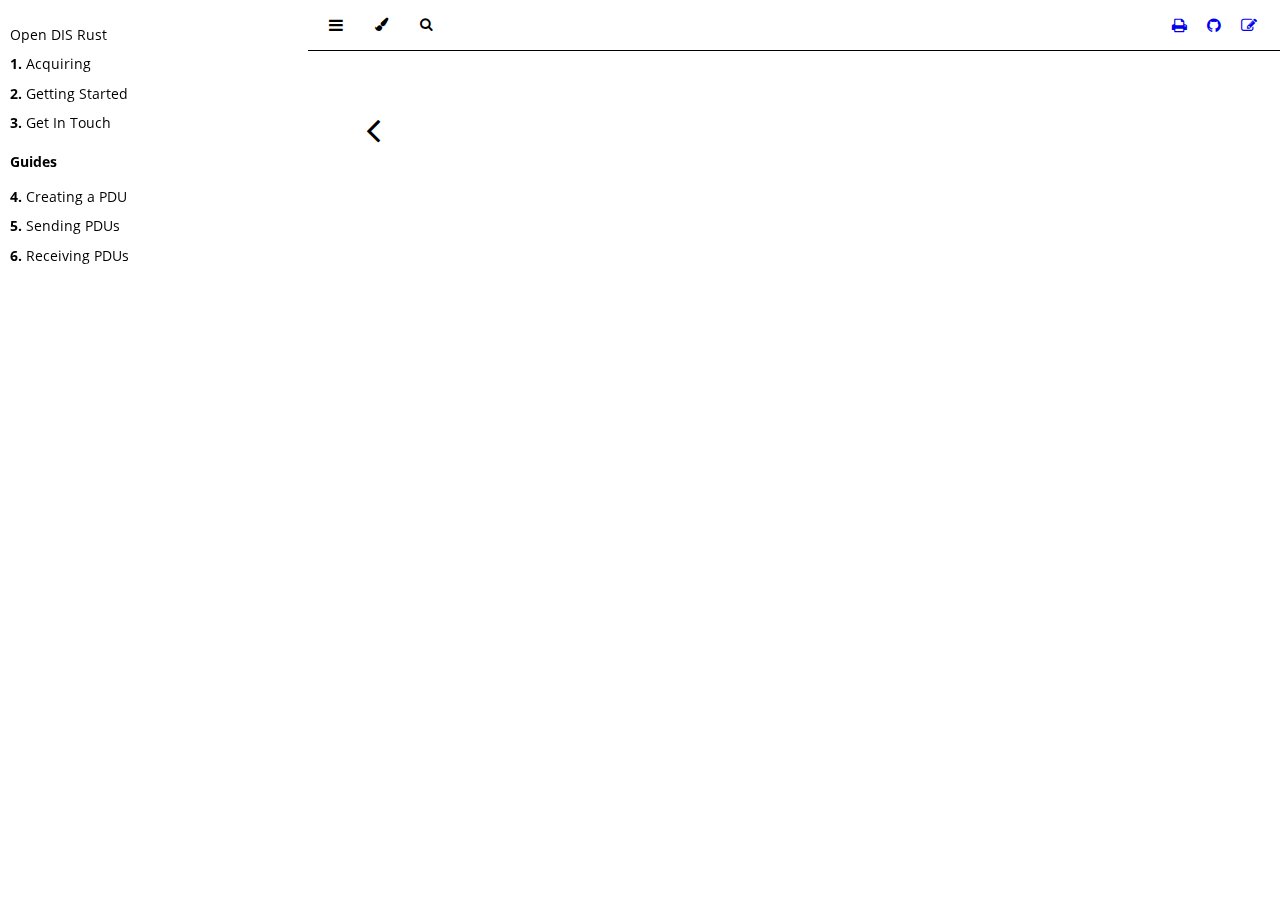
<file: guides/setting-up-udp.html>
<!DOCTYPE HTML>
<html lang="en" class="monokai sidebar-visible" dir="ltr">
    <head>
        <!-- Book generated using mdBook -->
        <meta charset="UTF-8">
        <title>Setting Up UDP</title>


        <!-- Custom HTML head -->

        <meta name="description" content="">
        <meta name="viewport" content="width=device-width, initial-scale=1">
        <meta name="theme-color" content="#ffffff">

        <link rel="icon" href="../favicon.svg">
        <link rel="shortcut icon" href="../favicon.png">
        <link rel="stylesheet" href="../css/variables.css">
        <link rel="stylesheet" href="../css/general.css">
        <link rel="stylesheet" href="../css/chrome.css">
        <link rel="stylesheet" href="../css/print.css" media="print">

        <!-- Fonts -->
        <link rel="stylesheet" href="../FontAwesome/css/font-awesome.css">
        <link rel="stylesheet" href="../fonts/fonts.css">

        <!-- Highlight.js Stylesheets -->
        <link rel="stylesheet" href="../highlight.css">
        <link rel="stylesheet" href="../tomorrow-night.css">
        <link rel="stylesheet" href="../ayu-highlight.css">

        <!-- Custom theme stylesheets -->


        <!-- Provide site root to javascript -->
        <script>
            var path_to_root = "../";
            var default_theme = window.matchMedia("(prefers-color-scheme: dark)").matches ? "monokai" : "monokai";
        </script>
        <!-- Start loading toc.js asap -->
        <script src="../toc.js"></script>
    </head>
    <body>
    <div id="body-container">
        <!-- Work around some values being stored in localStorage wrapped in quotes -->
        <script>
            try {
                var theme = localStorage.getItem('mdbook-theme');
                var sidebar = localStorage.getItem('mdbook-sidebar');

                if (theme.startsWith('"') && theme.endsWith('"')) {
                    localStorage.setItem('mdbook-theme', theme.slice(1, theme.length - 1));
                }

                if (sidebar.startsWith('"') && sidebar.endsWith('"')) {
                    localStorage.setItem('mdbook-sidebar', sidebar.slice(1, sidebar.length - 1));
                }
            } catch (e) { }
        </script>

        <!-- Set the theme before any content is loaded, prevents flash -->
        <script>
            var theme;
            try { theme = localStorage.getItem('mdbook-theme'); } catch(e) { }
            if (theme === null || theme === undefined) { theme = default_theme; }
            const html = document.documentElement;
            html.classList.remove('monokai')
            html.classList.add(theme);
            html.classList.add("js");
        </script>

        <input type="checkbox" id="sidebar-toggle-anchor" class="hidden">

        <!-- Hide / unhide sidebar before it is displayed -->
        <script>
            var sidebar = null;
            var sidebar_toggle = document.getElementById("sidebar-toggle-anchor");
            if (document.body.clientWidth >= 1080) {
                try { sidebar = localStorage.getItem('mdbook-sidebar'); } catch(e) { }
                sidebar = sidebar || 'visible';
            } else {
                sidebar = 'hidden';
            }
            sidebar_toggle.checked = sidebar === 'visible';
            html.classList.remove('sidebar-visible');
            html.classList.add("sidebar-" + sidebar);
        </script>

        <nav id="sidebar" class="sidebar" aria-label="Table of contents">
            <!-- populated by js -->
            <mdbook-sidebar-scrollbox class="sidebar-scrollbox"></mdbook-sidebar-scrollbox>
            <noscript>
                <iframe class="sidebar-iframe-outer" src="../toc.html"></iframe>
            </noscript>
            <div id="sidebar-resize-handle" class="sidebar-resize-handle">
                <div class="sidebar-resize-indicator"></div>
            </div>
        </nav>

        <div id="page-wrapper" class="page-wrapper">

            <div class="page">
                <div id="menu-bar-hover-placeholder"></div>
                <div id="menu-bar" class="menu-bar sticky">
                    <div class="left-buttons">
                        <label id="sidebar-toggle" class="icon-button" for="sidebar-toggle-anchor" title="Toggle Table of Contents" aria-label="Toggle Table of Contents" aria-controls="sidebar">
                            <i class="fa fa-bars"></i>
                        </label>
                        <button id="theme-toggle" class="icon-button" type="button" title="Change theme" aria-label="Change theme" aria-haspopup="true" aria-expanded="false" aria-controls="theme-list">
                            <i class="fa fa-paint-brush"></i>
                        </button>
                        <ul id="theme-list" class="theme-popup" aria-label="Themes" role="menu">
                            <li role="none"><button role="menuitem" class="theme" id="light">Light</button></li>
                            <li role="none"><button role="menuitem" class="theme" id="rust">Rust</button></li>
                            <li role="none"><button role="menuitem" class="theme" id="coal">Coal</button></li>
                            <li role="none"><button role="menuitem" class="theme" id="navy">Navy</button></li>
                            <li role="none"><button role="menuitem" class="theme" id="ayu">Ayu</button></li>
                        </ul>
                        <button id="search-toggle" class="icon-button" type="button" title="Search. (Shortkey: s)" aria-label="Toggle Searchbar" aria-expanded="false" aria-keyshortcuts="S" aria-controls="searchbar">
                            <i class="fa fa-search"></i>
                        </button>
                    </div>

                    <h1 class="menu-title"></h1>

                    <div class="right-buttons">
                        <a href="../print.html" title="Print this book" aria-label="Print this book">
                            <i id="print-button" class="fa fa-print"></i>
                        </a>
                        <a href="https://github.com/crhowell3/open-dis-rust" title="Git repository" aria-label="Git repository">
                            <i id="git-repository-button" class="fa fa-github"></i>
                        </a>
                        <a href="https://github.com/crhowell3/open-dis-rust/edit/main/book/src/guides/setting-up-udp.md" title="Suggest an edit" aria-label="Suggest an edit">
                            <i id="git-edit-button" class="fa fa-edit"></i>
                        </a>

                    </div>
                </div>

                <div id="search-wrapper" class="hidden">
                    <form id="searchbar-outer" class="searchbar-outer">
                        <input type="search" id="searchbar" name="searchbar" placeholder="Search this book ..." aria-controls="searchresults-outer" aria-describedby="searchresults-header">
                    </form>
                    <div id="searchresults-outer" class="searchresults-outer hidden">
                        <div id="searchresults-header" class="searchresults-header"></div>
                        <ul id="searchresults">
                        </ul>
                    </div>
                </div>

                <!-- Apply ARIA attributes after the sidebar and the sidebar toggle button are added to the DOM -->
                <script>
                    document.getElementById('sidebar-toggle').setAttribute('aria-expanded', sidebar === 'visible');
                    document.getElementById('sidebar').setAttribute('aria-hidden', sidebar !== 'visible');
                    Array.from(document.querySelectorAll('#sidebar a')).forEach(function(link) {
                        link.setAttribute('tabIndex', sidebar === 'visible' ? 0 : -1);
                    });
                </script>

                <div id="content" class="content">
                    <main>
                        
                    </main>

                    <nav class="nav-wrapper" aria-label="Page navigation">
                        <!-- Mobile navigation buttons -->
                            <a rel="prev" href="../guides/creating-a-pdu.html" class="mobile-nav-chapters previous" title="Previous chapter" aria-label="Previous chapter" aria-keyshortcuts="Left">
                                <i class="fa fa-angle-left"></i>
                            </a>


                        <div style="clear: both"></div>
                    </nav>
                </div>
            </div>

            <nav class="nav-wide-wrapper" aria-label="Page navigation">
                    <a rel="prev" href="../guides/creating-a-pdu.html" class="nav-chapters previous" title="Previous chapter" aria-label="Previous chapter" aria-keyshortcuts="Left">
                        <i class="fa fa-angle-left"></i>
                    </a>

            </nav>

        </div>




        <script>
            window.playground_copyable = true;
        </script>


        <script src="../elasticlunr.min.js"></script>
        <script src="../mark.min.js"></script>
        <script src="../searcher.js"></script>

        <script src="../clipboard.min.js"></script>
        <script src="../highlight.js"></script>
        <script src="../book.js"></script>

        <!-- Custom JS scripts -->


    </div>
    </body>
</html>
</file>
<file: css/variables.css>
/* Globals */

:root {
    --sidebar-width: 300px;
    --sidebar-resize-indicator-width: 8px;
    --sidebar-resize-indicator-space: 2px;
    --page-padding: 15px;
    --content-max-width: 750px;
    --menu-bar-height: 50px;
    --mono-font: "Source Code Pro", Consolas, "Ubuntu Mono", Menlo, "DejaVu Sans Mono", monospace, monospace;
    --code-font-size: 0.875em; /* please adjust the ace font size accordingly in editor.js */
}

/* Themes */

.ayu {
    --bg: hsl(210, 25%, 8%);
    --fg: #c5c5c5;

    --sidebar-bg: #14191f;
    --sidebar-fg: #c8c9db;
    --sidebar-non-existant: #5c6773;
    --sidebar-active: #ffb454;
    --sidebar-spacer: #2d334f;

    --scrollbar: var(--sidebar-fg);

    --icons: #737480;
    --icons-hover: #b7b9cc;

    --links: #0096cf;

    --inline-code-color: #ffb454;

    --theme-popup-bg: #14191f;
    --theme-popup-border: #5c6773;
    --theme-hover: #191f26;

    --quote-bg: hsl(226, 15%, 17%);
    --quote-border: hsl(226, 15%, 22%);

    --warning-border: #ff8e00;

    --table-border-color: hsl(210, 25%, 13%);
    --table-header-bg: hsl(210, 25%, 28%);
    --table-alternate-bg: hsl(210, 25%, 11%);

    --searchbar-border-color: #848484;
    --searchbar-bg: #424242;
    --searchbar-fg: #fff;
    --searchbar-shadow-color: #d4c89f;
    --searchresults-header-fg: #666;
    --searchresults-border-color: #888;
    --searchresults-li-bg: #252932;
    --search-mark-bg: #e3b171;

    --color-scheme: dark;

    /* Same as `--icons` */
    --copy-button-filter: invert(45%) sepia(6%) saturate(621%) hue-rotate(198deg) brightness(99%) contrast(85%);
    /* Same as `--sidebar-active` */
    --copy-button-filter-hover: invert(68%) sepia(55%) saturate(531%) hue-rotate(341deg) brightness(104%) contrast(101%);
}

.coal {
    --bg: hsl(200, 7%, 8%);
    --fg: #98a3ad;

    --sidebar-bg: #292c2f;
    --sidebar-fg: #a1adb8;
    --sidebar-non-existant: #505254;
    --sidebar-active: #3473ad;
    --sidebar-spacer: #393939;

    --scrollbar: var(--sidebar-fg);

    --icons: #43484d;
    --icons-hover: #b3c0cc;

    --links: #2b79a2;

    --inline-code-color: #c5c8c6;

    --theme-popup-bg: #141617;
    --theme-popup-border: #43484d;
    --theme-hover: #1f2124;

    --quote-bg: hsl(234, 21%, 18%);
    --quote-border: hsl(234, 21%, 23%);

    --warning-border: #ff8e00;

    --table-border-color: hsl(200, 7%, 13%);
    --table-header-bg: hsl(200, 7%, 28%);
    --table-alternate-bg: hsl(200, 7%, 11%);

    --searchbar-border-color: #aaa;
    --searchbar-bg: #b7b7b7;
    --searchbar-fg: #000;
    --searchbar-shadow-color: #aaa;
    --searchresults-header-fg: #666;
    --searchresults-border-color: #98a3ad;
    --searchresults-li-bg: #2b2b2f;
    --search-mark-bg: #355c7d;

    --color-scheme: dark;

    /* Same as `--icons` */
    --copy-button-filter: invert(26%) sepia(8%) saturate(575%) hue-rotate(169deg) brightness(87%) contrast(82%);
    /* Same as `--sidebar-active` */
    --copy-button-filter-hover: invert(36%) sepia(70%) saturate(503%) hue-rotate(167deg) brightness(98%) contrast(89%);
}

.light, html:not(.js) {
    --bg: hsl(0, 0%, 100%);
    --fg: hsl(0, 0%, 0%);

    --sidebar-bg: #fafafa;
    --sidebar-fg: hsl(0, 0%, 0%);
    --sidebar-non-existant: #aaaaaa;
    --sidebar-active: #1f1fff;
    --sidebar-spacer: #f4f4f4;

    --scrollbar: #8F8F8F;

    --icons: #747474;
    --icons-hover: #000000;

    --links: #20609f;

    --inline-code-color: #301900;

    --theme-popup-bg: #fafafa;
    --theme-popup-border: #cccccc;
    --theme-hover: #e6e6e6;

    --quote-bg: hsl(197, 37%, 96%);
    --quote-border: hsl(197, 37%, 91%);

    --warning-border: #ff8e00;

    --table-border-color: hsl(0, 0%, 95%);
    --table-header-bg: hsl(0, 0%, 80%);
    --table-alternate-bg: hsl(0, 0%, 97%);

    --searchbar-border-color: #aaa;
    --searchbar-bg: #fafafa;
    --searchbar-fg: #000;
    --searchbar-shadow-color: #aaa;
    --searchresults-header-fg: #666;
    --searchresults-border-color: #888;
    --searchresults-li-bg: #e4f2fe;
    --search-mark-bg: #a2cff5;

    --color-scheme: light;

    /* Same as `--icons` */
    --copy-button-filter: invert(45.49%);
    /* Same as `--sidebar-active` */
    --copy-button-filter-hover: invert(14%) sepia(93%) saturate(4250%) hue-rotate(243deg) brightness(99%) contrast(130%);
}

.navy {
    --bg: hsl(226, 23%, 11%);
    --fg: #bcbdd0;

    --sidebar-bg: #282d3f;
    --sidebar-fg: #c8c9db;
    --sidebar-non-existant: #505274;
    --sidebar-active: #2b79a2;
    --sidebar-spacer: #2d334f;

    --scrollbar: var(--sidebar-fg);

    --icons: #737480;
    --icons-hover: #b7b9cc;

    --links: #2b79a2;

    --inline-code-color: #c5c8c6;

    --theme-popup-bg: #161923;
    --theme-popup-border: #737480;
    --theme-hover: #282e40;

    --quote-bg: hsl(226, 15%, 17%);
    --quote-border: hsl(226, 15%, 22%);

    --warning-border: #ff8e00;

    --table-border-color: hsl(226, 23%, 16%);
    --table-header-bg: hsl(226, 23%, 31%);
    --table-alternate-bg: hsl(226, 23%, 14%);

    --searchbar-border-color: #aaa;
    --searchbar-bg: #aeaec6;
    --searchbar-fg: #000;
    --searchbar-shadow-color: #aaa;
    --searchresults-header-fg: #5f5f71;
    --searchresults-border-color: #5c5c68;
    --searchresults-li-bg: #242430;
    --search-mark-bg: #a2cff5;

    --color-scheme: dark;

    /* Same as `--icons` */
    --copy-button-filter: invert(51%) sepia(10%) saturate(393%) hue-rotate(198deg) brightness(86%) contrast(87%);
    /* Same as `--sidebar-active` */
    --copy-button-filter-hover: invert(46%) sepia(20%) saturate(1537%) hue-rotate(156deg) brightness(85%) contrast(90%);
}

.rust {
    --bg: hsl(60, 9%, 87%);
    --fg: #262625;

    --sidebar-bg: #3b2e2a;
    --sidebar-fg: #c8c9db;
    --sidebar-non-existant: #505254;
    --sidebar-active: #e69f67;
    --sidebar-spacer: #45373a;

    --scrollbar: var(--sidebar-fg);

    --icons: #737480;
    --icons-hover: #262625;

    --links: #2b79a2;

    --inline-code-color: #6e6b5e;

    --theme-popup-bg: #e1e1db;
    --theme-popup-border: #b38f6b;
    --theme-hover: #99908a;

    --quote-bg: hsl(60, 5%, 75%);
    --quote-border: hsl(60, 5%, 70%);

    --warning-border: #ff8e00;

    --table-border-color: hsl(60, 9%, 82%);
    --table-header-bg: #b3a497;
    --table-alternate-bg: hsl(60, 9%, 84%);

    --searchbar-border-color: #aaa;
    --searchbar-bg: #fafafa;
    --searchbar-fg: #000;
    --searchbar-shadow-color: #aaa;
    --searchresults-header-fg: #666;
    --searchresults-border-color: #888;
    --searchresults-li-bg: #dec2a2;
    --search-mark-bg: #e69f67;

    /* Same as `--icons` */
    --copy-button-filter: invert(51%) sepia(10%) saturate(393%) hue-rotate(198deg) brightness(86%) contrast(87%);
    /* Same as `--sidebar-active` */
    --copy-button-filter-hover: invert(77%) sepia(16%) saturate(1798%) hue-rotate(328deg) brightness(98%) contrast(83%);
}

@media (prefers-color-scheme: dark) {
    html:not(.js) {
        --bg: hsl(200, 7%, 8%);
        --fg: #98a3ad;

        --sidebar-bg: #292c2f;
        --sidebar-fg: #a1adb8;
        --sidebar-non-existant: #505254;
        --sidebar-active: #3473ad;
        --sidebar-spacer: #393939;

        --scrollbar: var(--sidebar-fg);

        --icons: #43484d;
        --icons-hover: #b3c0cc;

        --links: #2b79a2;

        --inline-code-color: #c5c8c6;

        --theme-popup-bg: #141617;
        --theme-popup-border: #43484d;
        --theme-hover: #1f2124;

        --quote-bg: hsl(234, 21%, 18%);
        --quote-border: hsl(234, 21%, 23%);

        --warning-border: #ff8e00;

        --table-border-color: hsl(200, 7%, 13%);
        --table-header-bg: hsl(200, 7%, 28%);
        --table-alternate-bg: hsl(200, 7%, 11%);

        --searchbar-border-color: #aaa;
        --searchbar-bg: #b7b7b7;
        --searchbar-fg: #000;
        --searchbar-shadow-color: #aaa;
        --searchresults-header-fg: #666;
        --searchresults-border-color: #98a3ad;
        --searchresults-li-bg: #2b2b2f;
        --search-mark-bg: #355c7d;

        --color-scheme: dark;

        /* Same as `--icons` */
        --copy-button-filter: invert(26%) sepia(8%) saturate(575%) hue-rotate(169deg) brightness(87%) contrast(82%);
        /* Same as `--sidebar-active` */
        --copy-button-filter-hover: invert(36%) sepia(70%) saturate(503%) hue-rotate(167deg) brightness(98%) contrast(89%);
    }
}
</file>
<file: css/general.css>
/* Base styles and content styles */

:root {
    /* Browser default font-size is 16px, this way 1 rem = 10px */
    font-size: 62.5%;
    color-scheme: var(--color-scheme);
}

html {
    font-family: "Open Sans", sans-serif;
    color: var(--fg);
    background-color: var(--bg);
    text-size-adjust: none;
    -webkit-text-size-adjust: none;
}

body {
    margin: 0;
    font-size: 1.6rem;
    overflow-x: hidden;
}

code {
    font-family: var(--mono-font) !important;
    font-size: var(--code-font-size);
    direction: ltr !important;
}

/* make long words/inline code not x overflow */
main {
    overflow-wrap: break-word;
}

/* make wide tables scroll if they overflow */
.table-wrapper {
    overflow-x: auto;
}

/* Don't change font size in headers. */
h1 code, h2 code, h3 code, h4 code, h5 code, h6 code {
    font-size: unset;
}

.left { float: left; }
.right { float: right; }
.boring { opacity: 0.6; }
.hide-boring .boring { display: none; }
.hidden { display: none !important; }

h2, h3 { margin-block-start: 2.5em; }
h4, h5 { margin-block-start: 2em; }

.header + .header h3,
.header + .header h4,
.header + .header h5 {
    margin-block-start: 1em;
}

h1:target::before,
h2:target::before,
h3:target::before,
h4:target::before,
h5:target::before,
h6:target::before {
    display: inline-block;
    content: "»";
    margin-inline-start: -30px;
    width: 30px;
}

/* This is broken on Safari as of version 14, but is fixed
   in Safari Technology Preview 117 which I think will be Safari 14.2.
   https://bugs.webkit.org/show_bug.cgi?id=218076
*/
:target {
    /* Safari does not support logical properties */
    scroll-margin-top: calc(var(--menu-bar-height) + 0.5em);
}

.page {
    outline: 0;
    padding: 0 var(--page-padding);
    margin-block-start: calc(0px - var(--menu-bar-height)); /* Compensate for the #menu-bar-hover-placeholder */
}
.page-wrapper {
    box-sizing: border-box;
    background-color: var(--bg);
}
.no-js .page-wrapper,
.js:not(.sidebar-resizing) .page-wrapper {
    transition: margin-left 0.3s ease, transform 0.3s ease; /* Animation: slide away */
}
[dir=rtl] .js:not(.sidebar-resizing) .page-wrapper {
    transition: margin-right 0.3s ease, transform 0.3s ease; /* Animation: slide away */
}

.content {
    overflow-y: auto;
    padding: 0 5px 50px 5px;
}
.content main {
    margin-inline-start: auto;
    margin-inline-end: auto;
    max-width: var(--content-max-width);
}
.content p { line-height: 1.45em; }
.content ol { line-height: 1.45em; }
.content ul { line-height: 1.45em; }
.content a { text-decoration: none; }
.content a:hover { text-decoration: underline; }
.content img, .content video { max-width: 100%; }
.content .header:link,
.content .header:visited {
    color: var(--fg);
}
.content .header:link,
.content .header:visited:hover {
    text-decoration: none;
}

table {
    margin: 0 auto;
    border-collapse: collapse;
}
table td {
    padding: 3px 20px;
    border: 1px var(--table-border-color) solid;
}
table thead {
    background: var(--table-header-bg);
}
table thead td {
    font-weight: 700;
    border: none;
}
table thead th {
    padding: 3px 20px;
}
table thead tr {
    border: 1px var(--table-header-bg) solid;
}
/* Alternate background colors for rows */
table tbody tr:nth-child(2n) {
    background: var(--table-alternate-bg);
}


blockquote {
    margin: 20px 0;
    padding: 0 20px;
    color: var(--fg);
    background-color: var(--quote-bg);
    border-block-start: .1em solid var(--quote-border);
    border-block-end: .1em solid var(--quote-border);
}

.warning {
    margin: 20px;
    padding: 0 20px;
    border-inline-start: 2px solid var(--warning-border);
}

.warning:before {
    position: absolute;
    width: 3rem;
    height: 3rem;
    margin-inline-start: calc(-1.5rem - 21px);
    content: "ⓘ";
    text-align: center;
    background-color: var(--bg);
    color: var(--warning-border);
    font-weight: bold;
    font-size: 2rem;
}

blockquote .warning:before {
    background-color: var(--quote-bg);
}

kbd {
    background-color: var(--table-border-color);
    border-radius: 4px;
    border: solid 1px var(--theme-popup-border);
    box-shadow: inset 0 -1px 0 var(--theme-hover);
    display: inline-block;
    font-size: var(--code-font-size);
    font-family: var(--mono-font);
    line-height: 10px;
    padding: 4px 5px;
    vertical-align: middle;
}

sup {
    /* Set the line-height for superscript and footnote references so that there
       isn't an awkward space appearing above lines that contain the footnote.

       See https://github.com/rust-lang/mdBook/pull/2443#discussion_r1813773583
       for an explanation.
    */
    line-height: 0;
}

:not(.footnote-definition) + .footnote-definition {
    margin-block-start: 2em;
}
.footnote-definition:not(:has(+ .footnote-definition)) {
    margin-block-end: 2em;
}
.footnote-definition {
    font-size: 0.9em;
    margin: 0.5em 0;
}
.footnote-definition p {
    display: inline;
}

.tooltiptext {
    position: absolute;
    visibility: hidden;
    color: #fff;
    background-color: #333;
    transform: translateX(-50%); /* Center by moving tooltip 50% of its width left */
    left: -8px; /* Half of the width of the icon */
    top: -35px;
    font-size: 0.8em;
    text-align: center;
    border-radius: 6px;
    padding: 5px 8px;
    margin: 5px;
    z-index: 1000;
}
.tooltipped .tooltiptext {
    visibility: visible;
}

.chapter li.part-title {
    color: var(--sidebar-fg);
    margin: 5px 0px;
    font-weight: bold;
}

.result-no-output {
    font-style: italic;
}
</file>
<file: css/chrome.css>
/* CSS for UI elements (a.k.a. chrome) */

html {
    scrollbar-color: var(--scrollbar) var(--bg);
}
#searchresults a,
.content a:link,
a:visited,
a > .hljs {
    color: var(--links);
}

/*
    body-container is necessary because mobile browsers don't seem to like
    overflow-x on the body tag when there is a <meta name="viewport"> tag.
*/
#body-container {
    /*
        This is used when the sidebar pushes the body content off the side of
        the screen on small screens. Without it, dragging on mobile Safari
        will want to reposition the viewport in a weird way.
    */
    overflow-x: clip;
}

/* Menu Bar */

#menu-bar,
#menu-bar-hover-placeholder {
    z-index: 101;
    margin: auto calc(0px - var(--page-padding));
}
#menu-bar {
    position: relative;
    display: flex;
    flex-wrap: wrap;
    background-color: var(--bg);
    border-block-end-color: var(--bg);
    border-block-end-width: 1px;
    border-block-end-style: solid;
}
#menu-bar.sticky,
#menu-bar-hover-placeholder:hover + #menu-bar,
#menu-bar:hover,
html.sidebar-visible #menu-bar {
    position: -webkit-sticky;
    position: sticky;
    top: 0 !important;
}
#menu-bar-hover-placeholder {
    position: sticky;
    position: -webkit-sticky;
    top: 0;
    height: var(--menu-bar-height);
}
#menu-bar.bordered {
    border-block-end-color: var(--table-border-color);
}
#menu-bar i, #menu-bar .icon-button {
    position: relative;
    padding: 0 8px;
    z-index: 10;
    line-height: var(--menu-bar-height);
    cursor: pointer;
    transition: color 0.5s;
}
@media only screen and (max-width: 420px) {
    #menu-bar i, #menu-bar .icon-button {
        padding: 0 5px;
    }
}

.icon-button {
    border: none;
    background: none;
    padding: 0;
    color: inherit;
}
.icon-button i {
    margin: 0;
}

.right-buttons {
    margin: 0 15px;
}
.right-buttons a {
    text-decoration: none;
}

.left-buttons {
    display: flex;
    margin: 0 5px;
}
html:not(.js) .left-buttons button {
    display: none;
}

.menu-title {
    display: inline-block;
    font-weight: 200;
    font-size: 2.4rem;
    line-height: var(--menu-bar-height);
    text-align: center;
    margin: 0;
    flex: 1;
    white-space: nowrap;
    overflow: hidden;
    text-overflow: ellipsis;
}
.menu-title {
    cursor: pointer;
}

.menu-bar,
.menu-bar:visited,
.nav-chapters,
.nav-chapters:visited,
.mobile-nav-chapters,
.mobile-nav-chapters:visited,
.menu-bar .icon-button,
.menu-bar a i {
    color: var(--icons);
}

.menu-bar i:hover,
.menu-bar .icon-button:hover,
.nav-chapters:hover,
.mobile-nav-chapters i:hover {
    color: var(--icons-hover);
}

/* Nav Icons */

.nav-chapters {
    font-size: 2.5em;
    text-align: center;
    text-decoration: none;

    position: fixed;
    top: 0;
    bottom: 0;
    margin: 0;
    max-width: 150px;
    min-width: 90px;

    display: flex;
    justify-content: center;
    align-content: center;
    flex-direction: column;

    transition: color 0.5s, background-color 0.5s;
}

.nav-chapters:hover {
    text-decoration: none;
    background-color: var(--theme-hover);
    transition: background-color 0.15s, color 0.15s;
}

.nav-wrapper {
    margin-block-start: 50px;
    display: none;
}

.mobile-nav-chapters {
    font-size: 2.5em;
    text-align: center;
    text-decoration: none;
    width: 90px;
    border-radius: 5px;
    background-color: var(--sidebar-bg);
}

/* Only Firefox supports flow-relative values */
.previous { float: left; }
[dir=rtl] .previous { float: right; }

/* Only Firefox supports flow-relative values */
.next {
    float: right;
    right: var(--page-padding);
}
[dir=rtl] .next {
    float: left;
    right: unset;
    left: var(--page-padding);
}

/* Use the correct buttons for RTL layouts*/
[dir=rtl] .previous i.fa-angle-left:before {content:"\f105";}
[dir=rtl] .next i.fa-angle-right:before { content:"\f104"; }

@media only screen and (max-width: 1080px) {
    .nav-wide-wrapper { display: none; }
    .nav-wrapper { display: block; }
}

/* sidebar-visible */
@media only screen and (max-width: 1380px) {
    #sidebar-toggle-anchor:checked ~ .page-wrapper .nav-wide-wrapper { display: none; }
    #sidebar-toggle-anchor:checked ~ .page-wrapper .nav-wrapper { display: block; }
}

/* Inline code */

:not(pre) > .hljs {
    display: inline;
    padding: 0.1em 0.3em;
    border-radius: 3px;
}

:not(pre):not(a) > .hljs {
    color: var(--inline-code-color);
    overflow-x: initial;
}

a:hover > .hljs {
    text-decoration: underline;
}

pre {
    position: relative;
}
pre > .buttons {
    position: absolute;
    z-index: 100;
    right: 0px;
    top: 2px;
    margin: 0px;
    padding: 2px 0px;

    color: var(--sidebar-fg);
    cursor: pointer;
    visibility: hidden;
    opacity: 0;
    transition: visibility 0.1s linear, opacity 0.1s linear;
}
pre:hover > .buttons {
    visibility: visible;
    opacity: 1
}
pre > .buttons :hover {
    color: var(--sidebar-active);
    border-color: var(--icons-hover);
    background-color: var(--theme-hover);
}
pre > .buttons i {
    margin-inline-start: 8px;
}
pre > .buttons button {
    cursor: inherit;
    margin: 0px 5px;
    padding: 4px 4px 3px 5px;
    font-size: 23px;

    border-style: solid;
    border-width: 1px;
    border-radius: 4px;
    border-color: var(--icons);
    background-color: var(--theme-popup-bg);
    transition: 100ms;
    transition-property: color,border-color,background-color;
    color: var(--icons);
}

pre > .buttons button.clip-button {
    padding: 2px 4px 0px 6px;
}
pre > .buttons button.clip-button::before {
    /* clipboard image from octicons (https://github.com/primer/octicons/tree/v2.0.0) MIT license
     */
    content: url('data:image/svg+xml,<svg width="21" height="20" viewBox="0 0 24 25" \
xmlns="http://www.w3.org/2000/svg" aria-label="Copy to clipboard">\
<path d="M18 20h2v3c0 1-1 2-2 2H2c-.998 0-2-1-2-2V5c0-.911.755-1.667 1.667-1.667h5A3.323 3.323 0 \
0110 0a3.323 3.323 0 013.333 3.333h5C19.245 3.333 20 4.09 20 5v8.333h-2V9H2v14h16v-3zM3 \
7h14c0-.911-.793-1.667-1.75-1.667H13.5c-.957 0-1.75-.755-1.75-1.666C11.75 2.755 10.957 2 10 \
2s-1.75.755-1.75 1.667c0 .911-.793 1.666-1.75 1.666H4.75C3.793 5.333 3 6.09 3 7z"/>\
<path d="M4 19h6v2H4zM12 11H4v2h8zM4 17h4v-2H4zM15 15v-3l-4.5 4.5L15 21v-3l8.027-.032L23 15z"/>\
</svg>');
    filter: var(--copy-button-filter);
}
pre > .buttons button.clip-button:hover::before {
    filter: var(--copy-button-filter-hover);
}

@media (pointer: coarse) {
    pre > .buttons button {
        /* On mobile, make it easier to tap buttons. */
        padding: 0.3rem 1rem;
    }

    .sidebar-resize-indicator {
        /* Hide resize indicator on devices with limited accuracy */
        display: none;
    }
}
pre > code {
    display: block;
    padding: 1rem;
}

/* FIXME: ACE editors overlap their buttons because ACE does absolute
   positioning within the code block which breaks padding. The only solution I
   can think of is to move the padding to the outer pre tag (or insert a div
   wrapper), but that would require fixing a whole bunch of CSS rules.
*/
.hljs.ace_editor {
  padding: 0rem 0rem;
}

pre > .result {
    margin-block-start: 10px;
}

/* Search */

#searchresults a {
    text-decoration: none;
}

mark {
    border-radius: 2px;
    padding-block-start: 0;
    padding-block-end: 1px;
    padding-inline-start: 3px;
    padding-inline-end: 3px;
    margin-block-start: 0;
    margin-block-end: -1px;
    margin-inline-start: -3px;
    margin-inline-end: -3px;
    background-color: var(--search-mark-bg);
    transition: background-color 300ms linear;
    cursor: pointer;
}

mark.fade-out {
    background-color: rgba(0,0,0,0) !important;
    cursor: auto;
}

.searchbar-outer {
    margin-inline-start: auto;
    margin-inline-end: auto;
    max-width: var(--content-max-width);
}

#searchbar {
    width: 100%;
    margin-block-start: 5px;
    margin-block-end: 0;
    margin-inline-start: auto;
    margin-inline-end: auto;
    padding: 10px 16px;
    transition: box-shadow 300ms ease-in-out;
    border: 1px solid var(--searchbar-border-color);
    border-radius: 3px;
    background-color: var(--searchbar-bg);
    color: var(--searchbar-fg);
}
#searchbar:focus,
#searchbar.active {
    box-shadow: 0 0 3px var(--searchbar-shadow-color);
}

.searchresults-header {
    font-weight: bold;
    font-size: 1em;
    padding-block-start: 18px;
    padding-block-end: 0;
    padding-inline-start: 5px;
    padding-inline-end: 0;
    color: var(--searchresults-header-fg);
}

.searchresults-outer {
    margin-inline-start: auto;
    margin-inline-end: auto;
    max-width: var(--content-max-width);
    border-block-end: 1px dashed var(--searchresults-border-color);
}

ul#searchresults {
    list-style: none;
    padding-inline-start: 20px;
}
ul#searchresults li {
    margin: 10px 0px;
    padding: 2px;
    border-radius: 2px;
}
ul#searchresults li.focus {
    background-color: var(--searchresults-li-bg);
}
ul#searchresults span.teaser {
    display: block;
    clear: both;
    margin-block-start: 5px;
    margin-block-end: 0;
    margin-inline-start: 20px;
    margin-inline-end: 0;
    font-size: 0.8em;
}
ul#searchresults span.teaser em {
    font-weight: bold;
    font-style: normal;
}

/* Sidebar */

.sidebar {
    position: fixed;
    left: 0;
    top: 0;
    bottom: 0;
    width: var(--sidebar-width);
    font-size: 0.875em;
    box-sizing: border-box;
    -webkit-overflow-scrolling: touch;
    overscroll-behavior-y: contain;
    background-color: var(--sidebar-bg);
    color: var(--sidebar-fg);
}
.sidebar-iframe-inner {
    --padding: 10px;

    background-color: var(--sidebar-bg);
    padding: var(--padding);
    margin: 0;
    font-size: 1.4rem;
    color: var(--sidebar-fg);
    min-height: calc(100vh - var(--padding) * 2);
}
.sidebar-iframe-outer {
    border: none;
    height: 100%;
    position: absolute;
    top: 0;
    bottom: 0;
    left: 0;
    right: 0;
}
[dir=rtl] .sidebar { left: unset; right: 0; }
.sidebar-resizing {
    -moz-user-select: none;
    -webkit-user-select: none;
    -ms-user-select: none;
    user-select: none;
}
html:not(.sidebar-resizing) .sidebar {
    transition: transform 0.3s; /* Animation: slide away */
}
.sidebar code {
    line-height: 2em;
}
.sidebar .sidebar-scrollbox {
    overflow-y: auto;
    position: absolute;
    top: 0;
    bottom: 0;
    left: 0;
    right: 0;
    padding: 10px 10px;
}
.sidebar .sidebar-resize-handle {
    position: absolute;
    cursor: col-resize;
    width: 0;
    right: calc(var(--sidebar-resize-indicator-width) * -1);
    top: 0;
    bottom: 0;
    display: flex;
    align-items: center;
}

.sidebar-resize-handle .sidebar-resize-indicator {
    width: 100%;
    height: 12px;
    background-color: var(--icons);
    margin-inline-start: var(--sidebar-resize-indicator-space);
}

[dir=rtl] .sidebar .sidebar-resize-handle {
    left: calc(var(--sidebar-resize-indicator-width) * -1);
    right: unset;
}
.js .sidebar .sidebar-resize-handle {
    cursor: col-resize;
    width: calc(var(--sidebar-resize-indicator-width) - var(--sidebar-resize-indicator-space));
}
/* sidebar-hidden */
#sidebar-toggle-anchor:not(:checked) ~ .sidebar {
    transform: translateX(calc(0px - var(--sidebar-width) - var(--sidebar-resize-indicator-width)));
    z-index: -1;
}
[dir=rtl] #sidebar-toggle-anchor:not(:checked) ~ .sidebar {
    transform: translateX(calc(var(--sidebar-width) + var(--sidebar-resize-indicator-width)));
}
.sidebar::-webkit-scrollbar {
    background: var(--sidebar-bg);
}
.sidebar::-webkit-scrollbar-thumb {
    background: var(--scrollbar);
}

/* sidebar-visible */
#sidebar-toggle-anchor:checked ~ .page-wrapper {
    transform: translateX(calc(var(--sidebar-width) + var(--sidebar-resize-indicator-width)));
}
[dir=rtl] #sidebar-toggle-anchor:checked ~ .page-wrapper {
    transform: translateX(calc(0px - var(--sidebar-width) - var(--sidebar-resize-indicator-width)));
}
@media only screen and (min-width: 620px) {
    #sidebar-toggle-anchor:checked ~ .page-wrapper {
        transform: none;
        margin-inline-start: calc(var(--sidebar-width) + var(--sidebar-resize-indicator-width));
    }
    [dir=rtl] #sidebar-toggle-anchor:checked ~ .page-wrapper {
        transform: none;
    }
}

.chapter {
    list-style: none outside none;
    padding-inline-start: 0;
    line-height: 2.2em;
}

.chapter ol {
    width: 100%;
}

.chapter li {
    display: flex;
    color: var(--sidebar-non-existant);
}
.chapter li a {
    display: block;
    padding: 0;
    text-decoration: none;
    color: var(--sidebar-fg);
}

.chapter li a:hover {
    color: var(--sidebar-active);
}

.chapter li a.active {
    color: var(--sidebar-active);
}

.chapter li > a.toggle {
    cursor: pointer;
    display: block;
    margin-inline-start: auto;
    padding: 0 10px;
    user-select: none;
    opacity: 0.68;
}

.chapter li > a.toggle div {
    transition: transform 0.5s;
}

/* collapse the section */
.chapter li:not(.expanded) + li > ol {
    display: none;
}

.chapter li.chapter-item {
    line-height: 1.5em;
    margin-block-start: 0.6em;
}

.chapter li.expanded > a.toggle div {
    transform: rotate(90deg);
}

.spacer {
    width: 100%;
    height: 3px;
    margin: 5px 0px;
}
.chapter .spacer {
    background-color: var(--sidebar-spacer);
}

@media (-moz-touch-enabled: 1), (pointer: coarse) {
    .chapter li a { padding: 5px 0; }
    .spacer { margin: 10px 0; }
}

.section {
    list-style: none outside none;
    padding-inline-start: 20px;
    line-height: 1.9em;
}

/* Theme Menu Popup */

.theme-popup {
    position: absolute;
    left: 10px;
    top: var(--menu-bar-height);
    z-index: 1000;
    border-radius: 4px;
    font-size: 0.7em;
    color: var(--fg);
    background: var(--theme-popup-bg);
    border: 1px solid var(--theme-popup-border);
    margin: 0;
    padding: 0;
    list-style: none;
    display: none;
    /* Don't let the children's background extend past the rounded corners. */
    overflow: hidden;
}
[dir=rtl] .theme-popup { left: unset;  right: 10px; }
.theme-popup .default {
    color: var(--icons);
}
.theme-popup .theme {
    width: 100%;
    border: 0;
    margin: 0;
    padding: 2px 20px;
    line-height: 25px;
    white-space: nowrap;
    text-align: start;
    cursor: pointer;
    color: inherit;
    background: inherit;
    font-size: inherit;
}
.theme-popup .theme:hover {
    background-color: var(--theme-hover);
}

.theme-selected::before {
    display: inline-block;
    content: "✓";
    margin-inline-start: -14px;
    width: 14px;
}
</file>
<file: css/print.css>
#sidebar,
#menu-bar,
.nav-chapters,
.mobile-nav-chapters {
    display: none;
}

#page-wrapper.page-wrapper {
    transform: none !important;
    margin-inline-start: 0px;
    overflow-y: initial;
}

#content {
    max-width: none;
    margin: 0;
    padding: 0;
}

.page {
    overflow-y: initial;
}

code {
    direction: ltr !important;
}

pre > .buttons {
    z-index: 2;
}

a, a:visited, a:active, a:hover {
    color: #4183c4;
    text-decoration: none;
}

h1, h2, h3, h4, h5, h6 {
    page-break-inside: avoid;
    page-break-after: avoid;
}

pre, code {
    page-break-inside: avoid;
    white-space: pre-wrap;
}

.fa {
    display: none !important;
}
</file>
<file: fonts/fonts.css>
/* Open Sans is licensed under the Apache License, Version 2.0. See http://www.apache.org/licenses/LICENSE-2.0 */
/* Source Code Pro is under the Open Font License. See https://scripts.sil.org/cms/scripts/page.php?site_id=nrsi&id=OFL */

/* open-sans-300 - latin_vietnamese_latin-ext_greek-ext_greek_cyrillic-ext_cyrillic */
@font-face {
  font-family: 'Open Sans';
  font-style: normal;
  font-weight: 300;
  src: local('Open Sans Light'), local('OpenSans-Light'),
       url('open-sans-v17-all-charsets-300.woff2') format('woff2');
}

/* open-sans-300italic - latin_vietnamese_latin-ext_greek-ext_greek_cyrillic-ext_cyrillic */
@font-face {
  font-family: 'Open Sans';
  font-style: italic;
  font-weight: 300;
  src: local('Open Sans Light Italic'), local('OpenSans-LightItalic'),
       url('open-sans-v17-all-charsets-300italic.woff2') format('woff2');
}

/* open-sans-regular - latin_vietnamese_latin-ext_greek-ext_greek_cyrillic-ext_cyrillic */
@font-face {
  font-family: 'Open Sans';
  font-style: normal;
  font-weight: 400;
  src: local('Open Sans Regular'), local('OpenSans-Regular'),
       url('open-sans-v17-all-charsets-regular.woff2') format('woff2');
}

/* open-sans-italic - latin_vietnamese_latin-ext_greek-ext_greek_cyrillic-ext_cyrillic */
@font-face {
  font-family: 'Open Sans';
  font-style: italic;
  font-weight: 400;
  src: local('Open Sans Italic'), local('OpenSans-Italic'),
       url('open-sans-v17-all-charsets-italic.woff2') format('woff2');
}

/* open-sans-600 - latin_vietnamese_latin-ext_greek-ext_greek_cyrillic-ext_cyrillic */
@font-face {
  font-family: 'Open Sans';
  font-style: normal;
  font-weight: 600;
  src: local('Open Sans SemiBold'), local('OpenSans-SemiBold'),
       url('open-sans-v17-all-charsets-600.woff2') format('woff2');
}

/* open-sans-600italic - latin_vietnamese_latin-ext_greek-ext_greek_cyrillic-ext_cyrillic */
@font-face {
  font-family: 'Open Sans';
  font-style: italic;
  font-weight: 600;
  src: local('Open Sans SemiBold Italic'), local('OpenSans-SemiBoldItalic'),
       url('open-sans-v17-all-charsets-600italic.woff2') format('woff2');
}

/* open-sans-700 - latin_vietnamese_latin-ext_greek-ext_greek_cyrillic-ext_cyrillic */
@font-face {
  font-family: 'Open Sans';
  font-style: normal;
  font-weight: 700;
  src: local('Open Sans Bold'), local('OpenSans-Bold'),
       url('open-sans-v17-all-charsets-700.woff2') format('woff2');
}

/* open-sans-700italic - latin_vietnamese_latin-ext_greek-ext_greek_cyrillic-ext_cyrillic */
@font-face {
  font-family: 'Open Sans';
  font-style: italic;
  font-weight: 700;
  src: local('Open Sans Bold Italic'), local('OpenSans-BoldItalic'),
       url('open-sans-v17-all-charsets-700italic.woff2') format('woff2');
}

/* open-sans-800 - latin_vietnamese_latin-ext_greek-ext_greek_cyrillic-ext_cyrillic */
@font-face {
  font-family: 'Open Sans';
  font-style: normal;
  font-weight: 800;
  src: local('Open Sans ExtraBold'), local('OpenSans-ExtraBold'),
       url('open-sans-v17-all-charsets-800.woff2') format('woff2');
}

/* open-sans-800italic - latin_vietnamese_latin-ext_greek-ext_greek_cyrillic-ext_cyrillic */
@font-face {
  font-family: 'Open Sans';
  font-style: italic;
  font-weight: 800;
  src: local('Open Sans ExtraBold Italic'), local('OpenSans-ExtraBoldItalic'),
       url('open-sans-v17-all-charsets-800italic.woff2') format('woff2');
}

/* source-code-pro-500 - latin_vietnamese_latin-ext_greek_cyrillic-ext_cyrillic */
@font-face {
  font-family: 'Source Code Pro';
  font-style: normal;
  font-weight: 500;
  src: url('source-code-pro-v11-all-charsets-500.woff2') format('woff2');
}
</file>
<file: highlight.css>
/*
 * An increased contrast highlighting scheme loosely based on the
 * "Base16 Atelier Dune Light" theme by Bram de Haan
 * (http://atelierbram.github.io/syntax-highlighting/atelier-schemes/dune)
 * Original Base16 color scheme by Chris Kempson
 * (https://github.com/chriskempson/base16)
 */

/* Comment */
.hljs-comment,
.hljs-quote {
  color: #575757;
}

/* Red */
.hljs-variable,
.hljs-template-variable,
.hljs-attribute,
.hljs-attr,
.hljs-tag,
.hljs-name,
.hljs-regexp,
.hljs-link,
.hljs-name,
.hljs-selector-id,
.hljs-selector-class {
  color: #d70025;
}

/* Orange */
.hljs-number,
.hljs-meta,
.hljs-built_in,
.hljs-builtin-name,
.hljs-literal,
.hljs-type,
.hljs-params {
  color: #b21e00;
}

/* Green */
.hljs-string,
.hljs-symbol,
.hljs-bullet {
  color: #008200;
}

/* Blue */
.hljs-title,
.hljs-section {
  color: #0030f2;
}

/* Purple */
.hljs-keyword,
.hljs-selector-tag {
  color: #9d00ec;
}

.hljs {
  display: block;
  overflow-x: auto;
  background: #f6f7f6;
  color: #000;
}

.hljs-emphasis {
  font-style: italic;
}

.hljs-strong {
  font-weight: bold;
}

.hljs-addition {
  color: #22863a;
  background-color: #f0fff4;
}

.hljs-deletion {
  color: #b31d28;
  background-color: #ffeef0;
}
</file>
<file: tomorrow-night.css>
/* Tomorrow Night Theme */
/* https://github.com/jmblog/color-themes-for-highlightjs */
/* Original theme - https://github.com/chriskempson/tomorrow-theme */
/* https://github.com/jmblog/color-themes-for-highlightjs */

/* Tomorrow Comment */
.hljs-comment {
  color: #969896;
}

/* Tomorrow Red */
.hljs-variable,
.hljs-attribute,
.hljs-attr,
.hljs-tag,
.hljs-regexp,
.ruby .hljs-constant,
.xml .hljs-tag .hljs-title,
.xml .hljs-pi,
.xml .hljs-doctype,
.html .hljs-doctype,
.css .hljs-id,
.css .hljs-class,
.css .hljs-pseudo {
  color: #cc6666;
}

/* Tomorrow Orange */
.hljs-number,
.hljs-preprocessor,
.hljs-pragma,
.hljs-built_in,
.hljs-literal,
.hljs-params,
.hljs-constant {
  color: #de935f;
}

/* Tomorrow Yellow */
.ruby .hljs-class .hljs-title,
.css .hljs-rule .hljs-attribute {
  color: #f0c674;
}

/* Tomorrow Green */
.hljs-string,
.hljs-value,
.hljs-inheritance,
.hljs-header,
.hljs-name,
.ruby .hljs-symbol,
.xml .hljs-cdata {
  color: #b5bd68;
}

/* Tomorrow Aqua */
.hljs-title,
.hljs-section,
.css .hljs-hexcolor {
  color: #8abeb7;
}

/* Tomorrow Blue */
.hljs-function,
.python .hljs-decorator,
.python .hljs-title,
.ruby .hljs-function .hljs-title,
.ruby .hljs-title .hljs-keyword,
.perl .hljs-sub,
.javascript .hljs-title,
.coffeescript .hljs-title {
  color: #81a2be;
}

/* Tomorrow Purple */
.hljs-keyword,
.javascript .hljs-function {
  color: #b294bb;
}

.hljs {
  display: block;
  overflow-x: auto;
  background: #1d1f21;
  color: #c5c8c6;
}

.coffeescript .javascript,
.javascript .xml,
.tex .hljs-formula,
.xml .javascript,
.xml .vbscript,
.xml .css,
.xml .hljs-cdata {
  opacity: 0.5;
}

.hljs-addition {
  color: #718c00;
}

.hljs-deletion {
  color: #c82829;
}
</file>
<file: ayu-highlight.css>
/*
Based off of the Ayu theme
Original by Dempfi (https://github.com/dempfi/ayu)
*/

.hljs {
  display: block;
  overflow-x: auto;
  background: #191f26;
  color: #e6e1cf;
}

.hljs-comment,
.hljs-quote {
  color: #5c6773;
  font-style: italic;
}

.hljs-variable,
.hljs-template-variable,
.hljs-attribute,
.hljs-attr,
.hljs-regexp,
.hljs-link,
.hljs-selector-id,
.hljs-selector-class {
  color: #ff7733;
}

.hljs-number,
.hljs-meta,
.hljs-builtin-name,
.hljs-literal,
.hljs-type,
.hljs-params {
  color: #ffee99;
}

.hljs-string,
.hljs-bullet {
  color: #b8cc52;
}

.hljs-title,
.hljs-built_in,
.hljs-section {
  color: #ffb454;
}

.hljs-keyword,
.hljs-selector-tag,
.hljs-symbol {
  color: #ff7733;
}

.hljs-name {
    color: #36a3d9;
}

.hljs-tag {
    color: #00568d;
}

.hljs-emphasis {
  font-style: italic;
}

.hljs-strong {
  font-weight: bold;
}

.hljs-addition {
  color: #91b362;
}

.hljs-deletion {
  color: #d96c75;
}
</file>
<file: custom.css>
table {
    width: 100%;
}

table thead th {
    padding: .75rem;
    text-align: left;
    font-weight: 500;
    line-height: 1.5;
    width: auto;
}

table td {
    padding: .75rem;
    border: none;
}

table thead tr {
    border: none;
    border-bottom: 2px var(--table-border-color) solid;
}

table tbody tr {
    border-bottom: 1px var(--table-border-line) solid;
}

table tbody tr:nth-child(2n) {
    background: unset;
}

.content h1,
.content h2,
.content h3,
.content h4 {
    font-weight: 600;
    margin-top: 1.275em;
    margin-bottom: .875em;
}

.ferra {
    --bg: #2b292d;
    --fg: #fecdb2;
    --heading-fg: #fff;

    --sidebar-bg: #383539;
    --sidebar-fg: #fecdb2;
    --sidebar-non-existant: #feceb454;
    --sidebar-active: #ffa07a;
    --scrollbar: var(--sidebar-fg);

    --icons: #f6b6c9ba;
    --icons-hover: #b7b9cc;

    --links: #ffa07a;

    --inline-code-color: #f6b6c9ba;

    --theme-popup-bg: #383539;
    --theme-popup-border: #5f5a60;
    --theme-hover: rgba(0, 0, 0, .2);

    --quote-bg: #222124;
    --quote-border: #2b292d;

    --table-border-color: #383539;
    --table-header-bg: hsla(226, 23%, 31%, 0);
    --table-alternate-bg: hsl(226, 23%, 14%);
    --table-border-line: #383539;

    --searchbar-border-color: #222124;
    --searchbar-bg: #222124;
    --searchbar-fg: #fecdb2;
    --searchbar-shadow-color: #aaa;
    --searchresults-header-fg: #fce2d4;
    --searchresults-border-color: #feceb454;
    --search-mark-bg: #f6b6c9ba;

}

.ferra .content .header {
    color: #fce2d4;
}

/* highlight.js theme, :where() is used to avoid increasing specificity */

:where(.ferra) .hljs {
    background: #222124;
    color: #feceb4e1;
}

:where(.ferra) .hljs-comment,
:where(.ferra) .hljs-quote {
    color: #6F5D63;
}

:where(.ferra) .hljs-link,
:where(.ferra) .hljs-meta,
:where(.ferra) .hljs-name,
:where(.ferra) .hljs-regexp,
:where(.ferra) .hljs-selector-class,
:where(.ferra) .hljs-selector-id,
:where(.ferra) .hljs-tag,
:where(.ferra) .hljs-template-variable,
:where(.ferra) .hljs-variable {
    color: #fecdb2;
}

:where(.ferra) .hljs-built_in,
:where(.ferra) .hljs-deletion,
:where(.ferra) .hljs-literal,
:where(.ferra) .hljs-number,
:where(.ferra) .hljs-params,
:where(.ferra) .hljs-type {
    color: #f6b6c9;
}

:where(.ferra) .hljs-attribute,
:where(.ferra) .hljs-section,
:where(.ferra) .hljs-title {
    color: #ffa07a;
}

:where(.ferra) .hljs-addition,
:where(.ferra) .hljs-bullet,
:where(.ferra) .hljs-string,
:where(.ferra) .hljs-symbol {
    color: #b1b695;
}

:where(.ferra) .hljs-keyword,
:where(.ferra) .hljs-selector-tag {
    color: #d1d1e0;
}

:where(.ferra) .hljs-emphasis {
    font-style: italic;
}

:where(.ferra) .hljs-strong {
    font-weight: 700;
}
</file>
